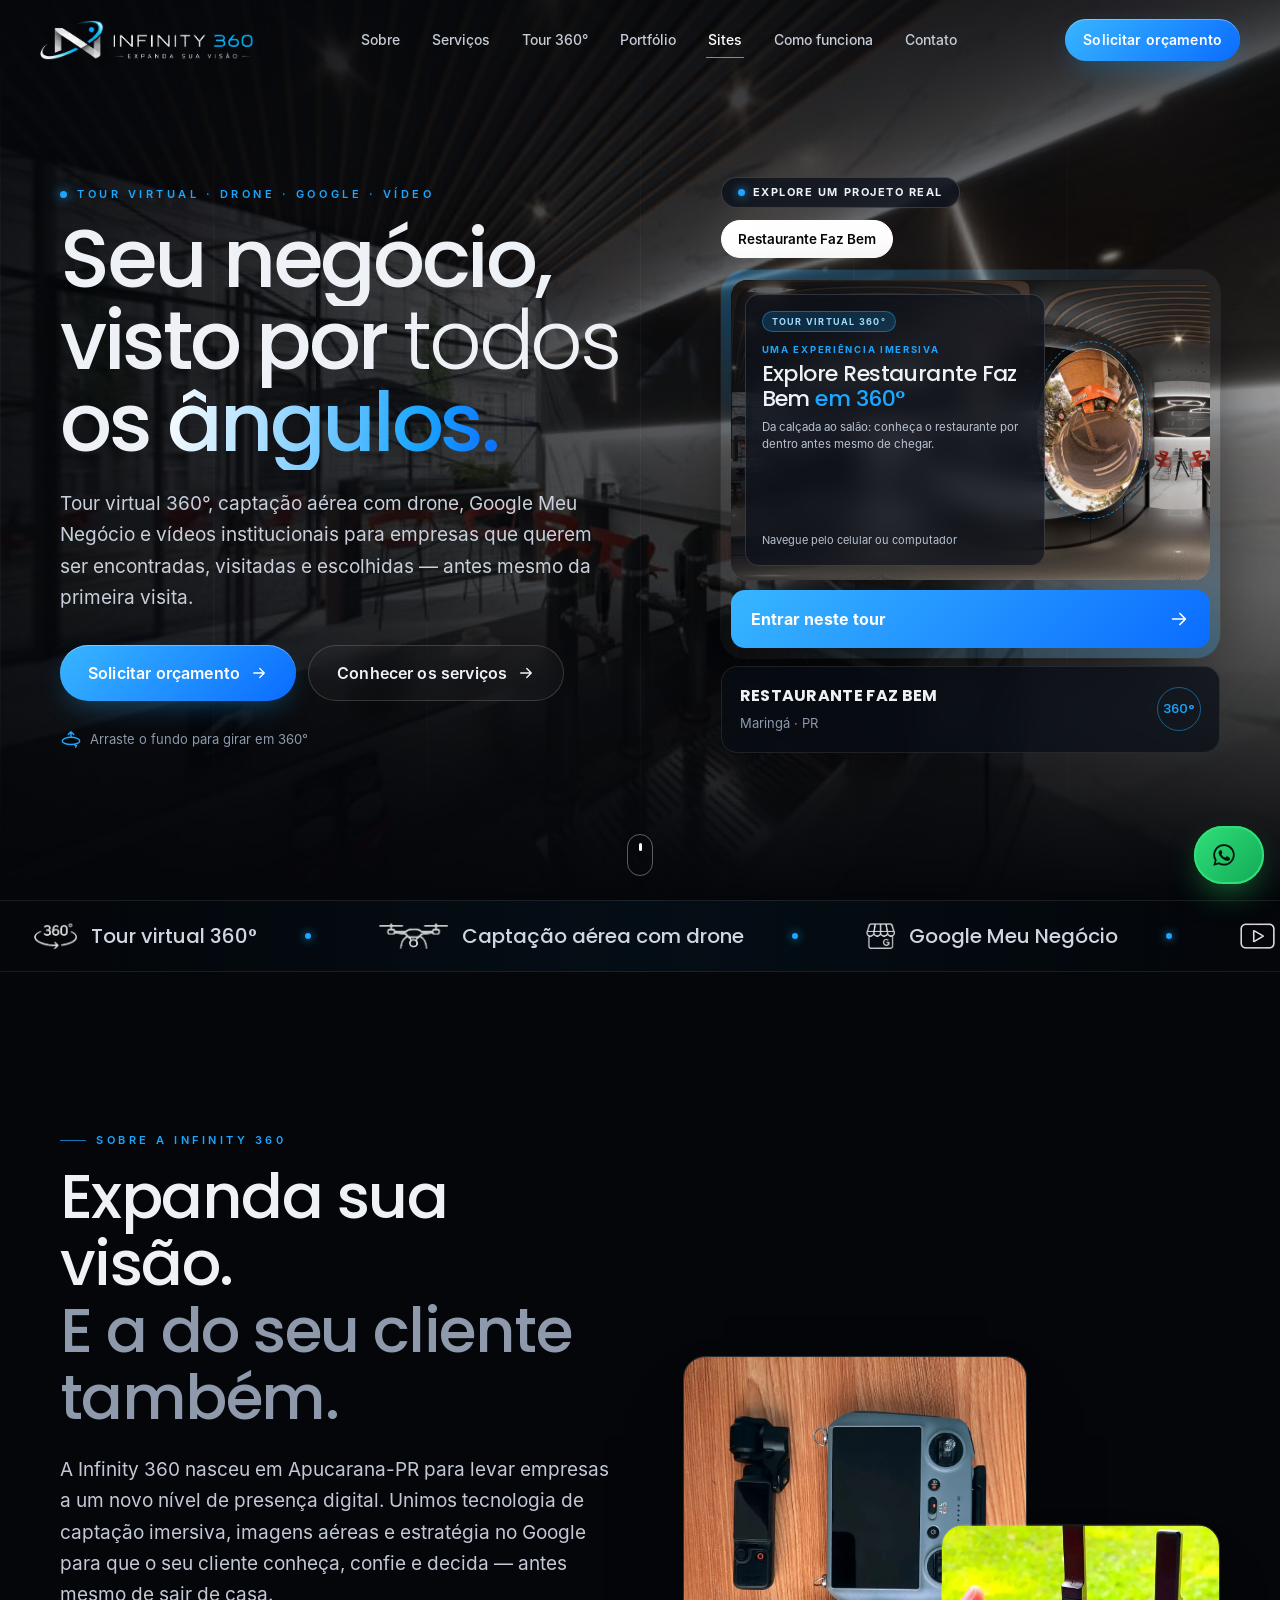
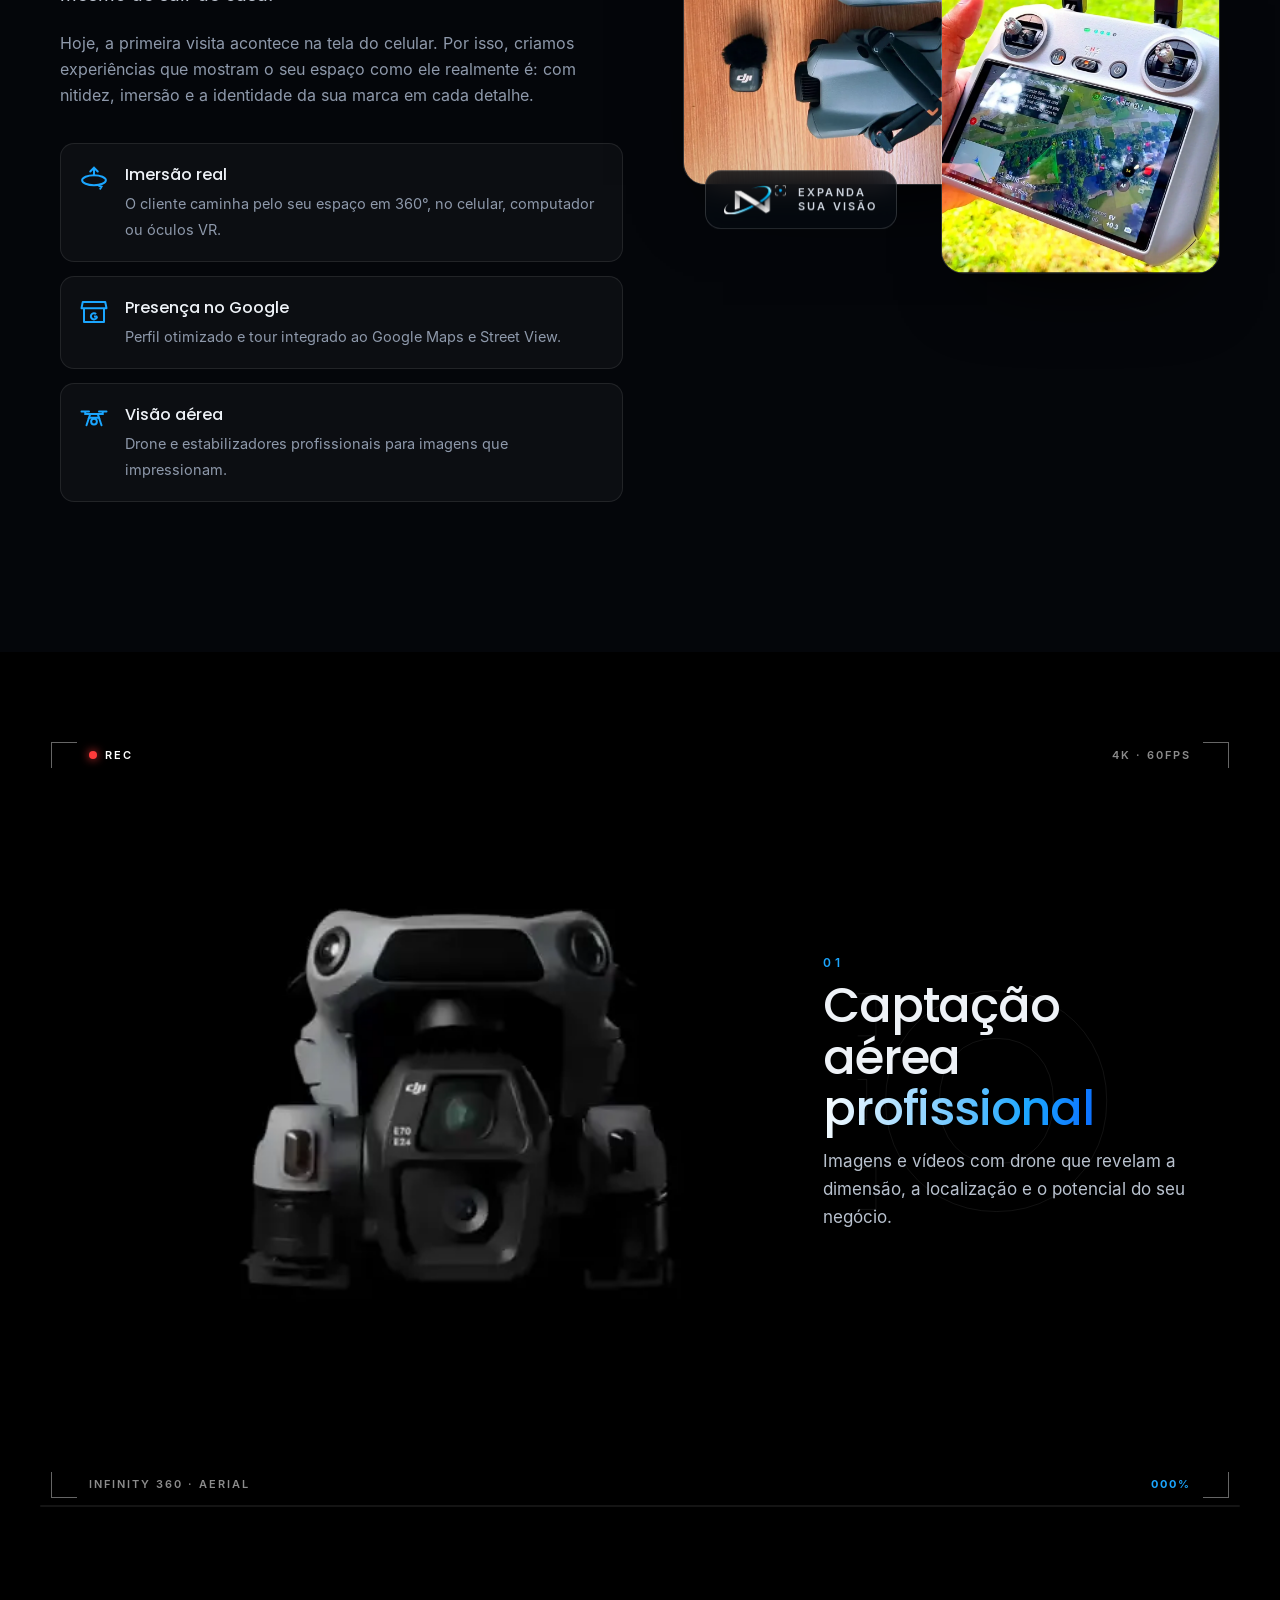
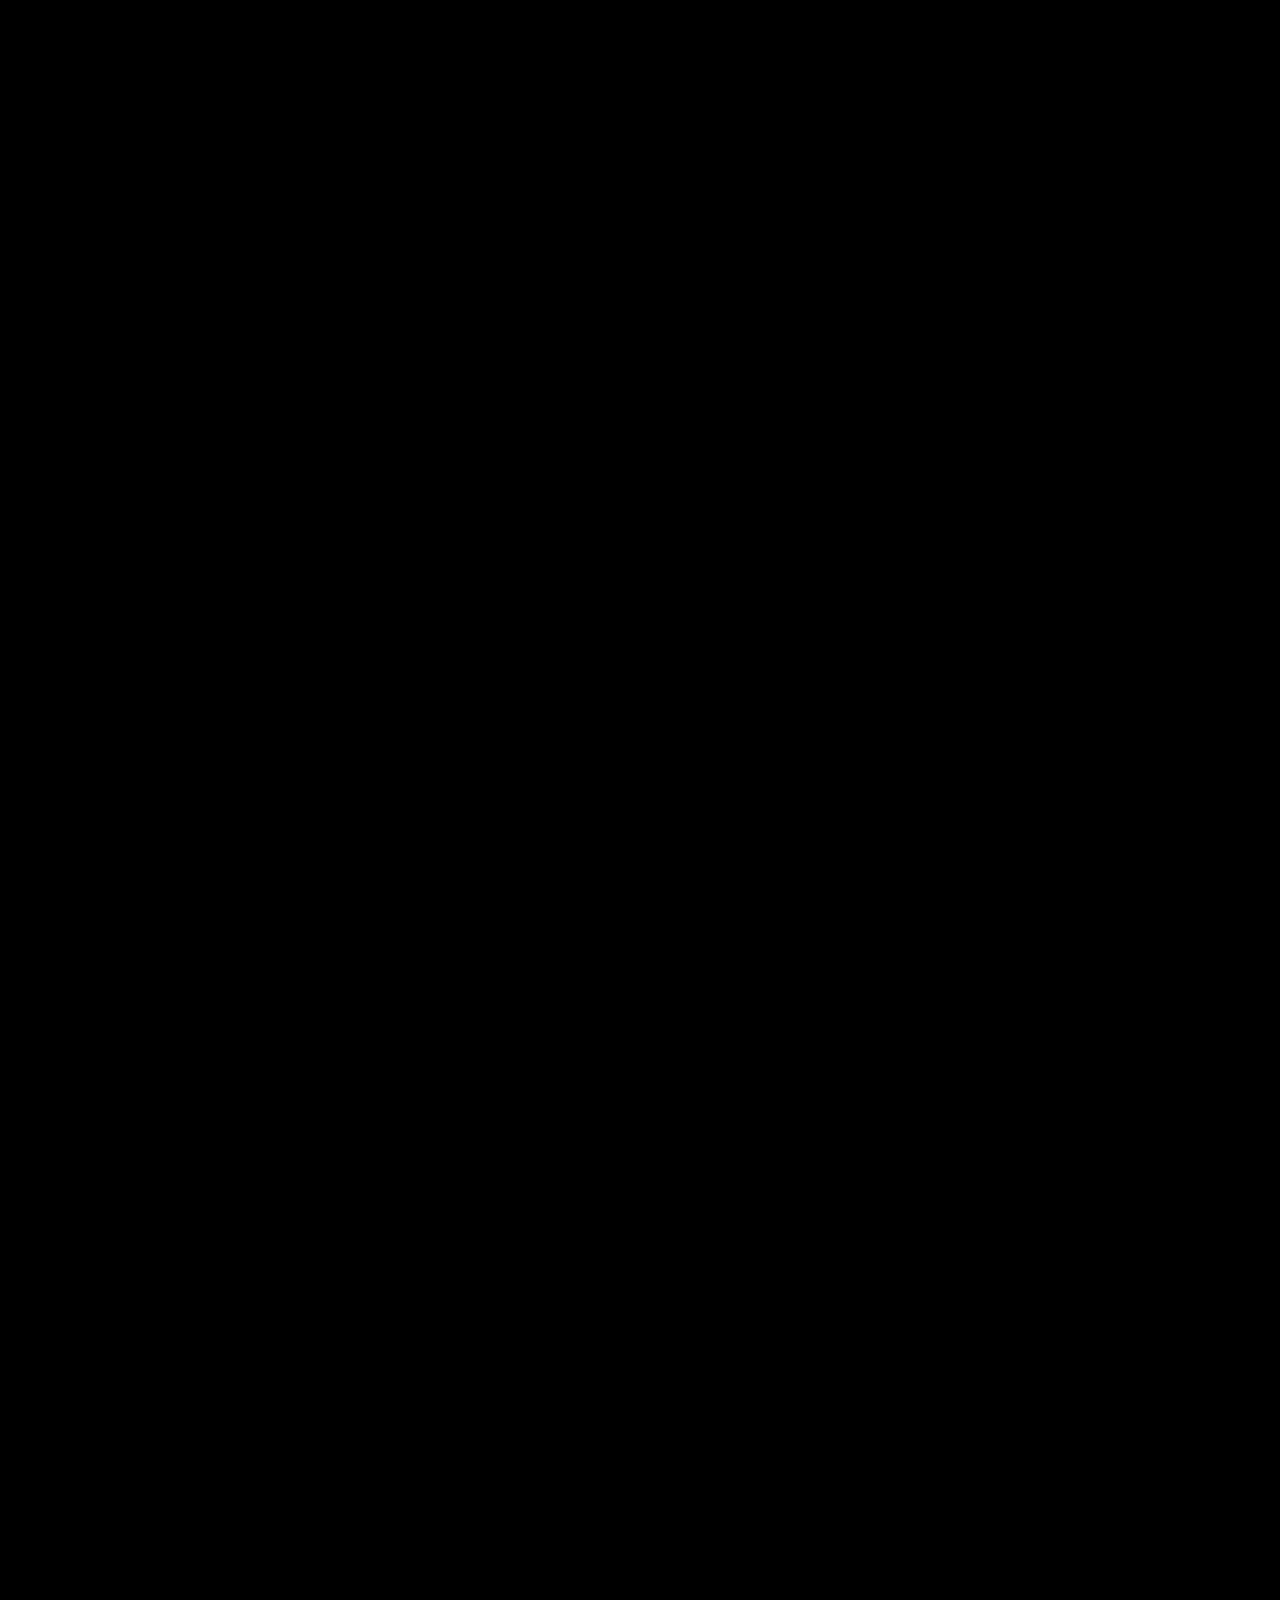
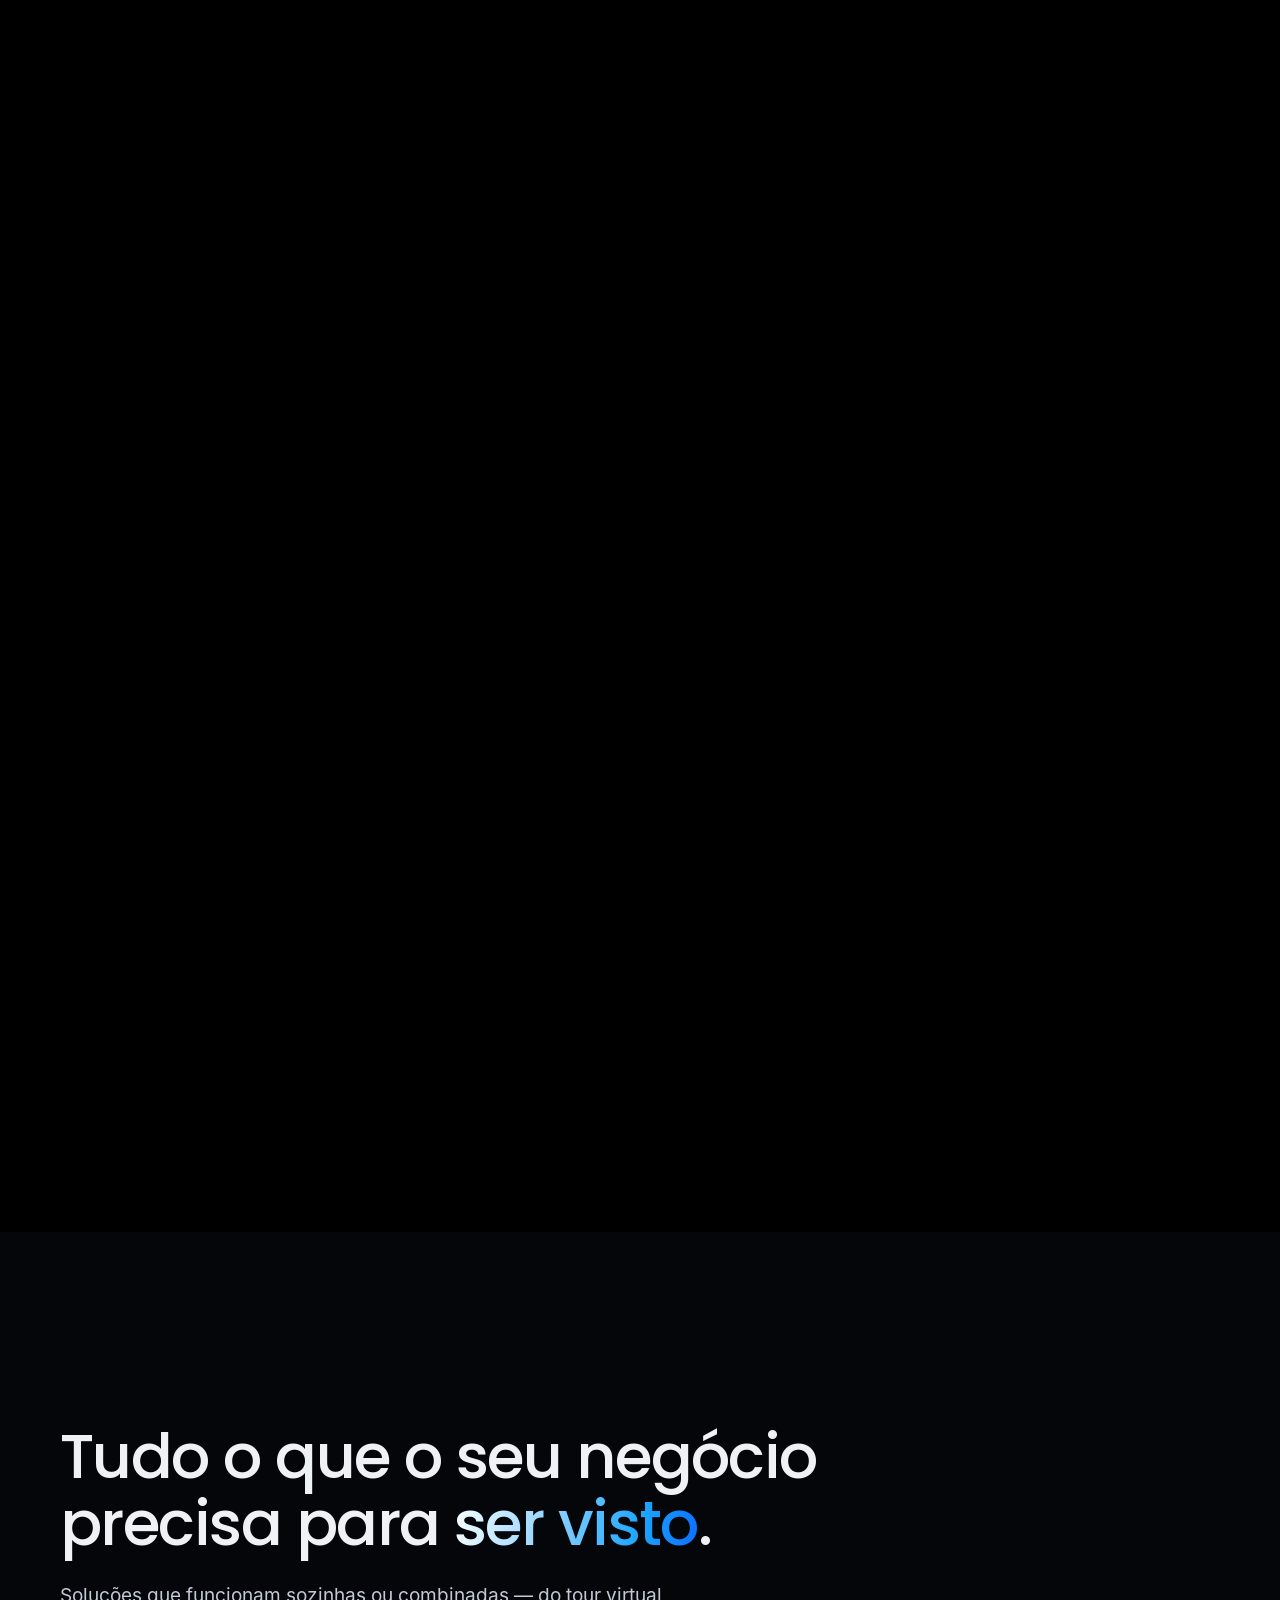
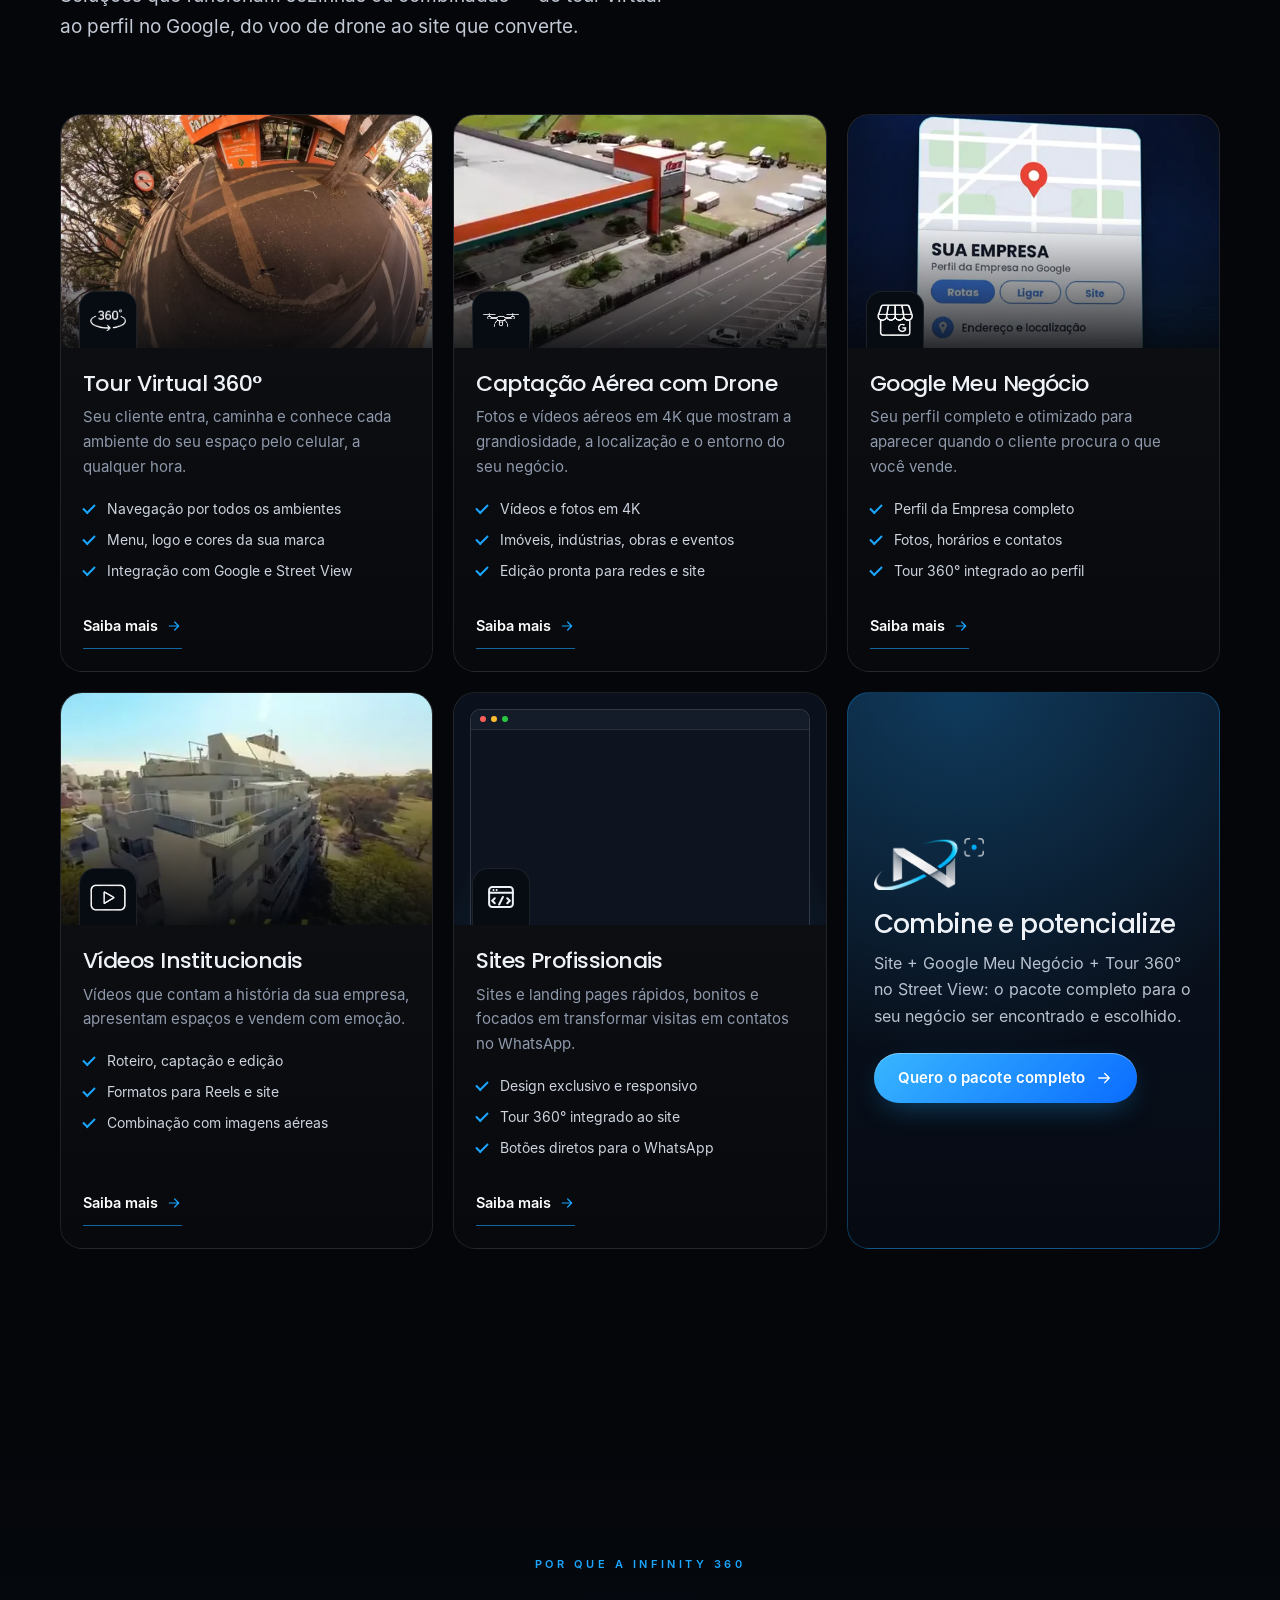
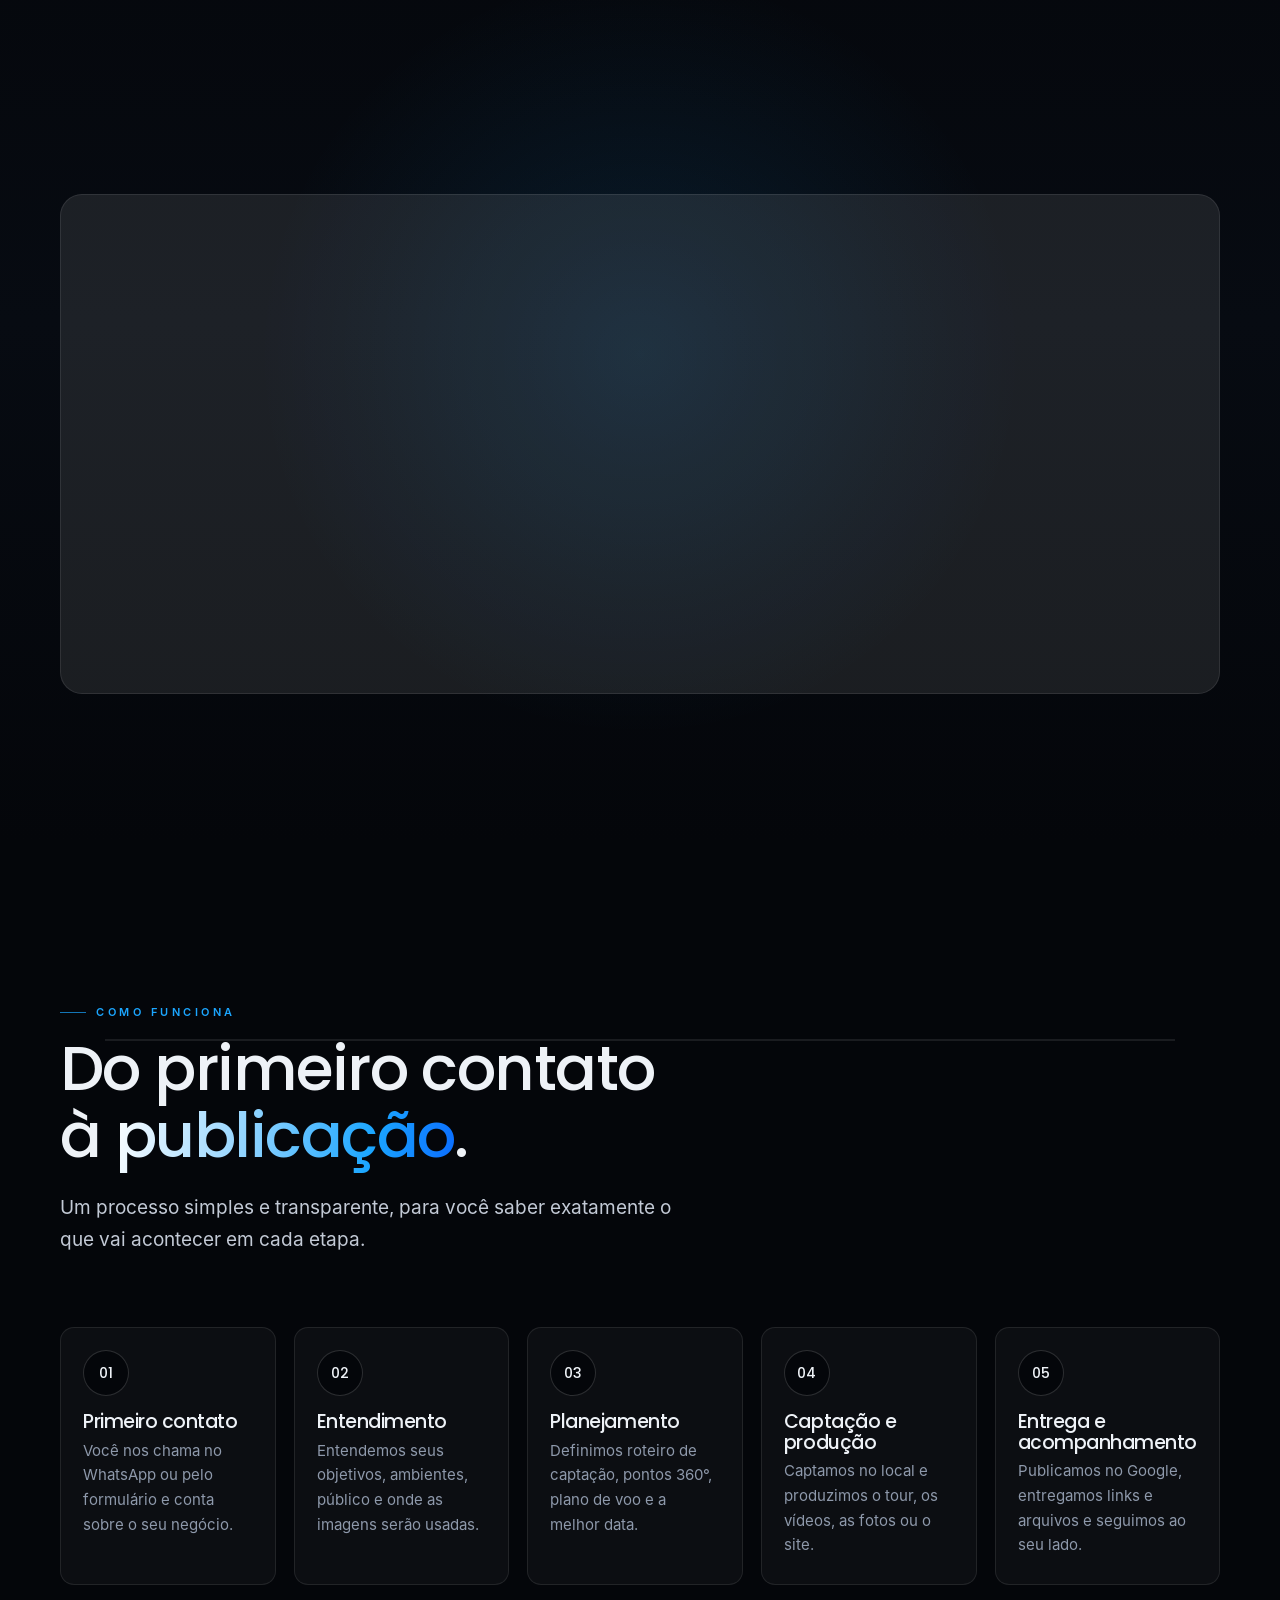
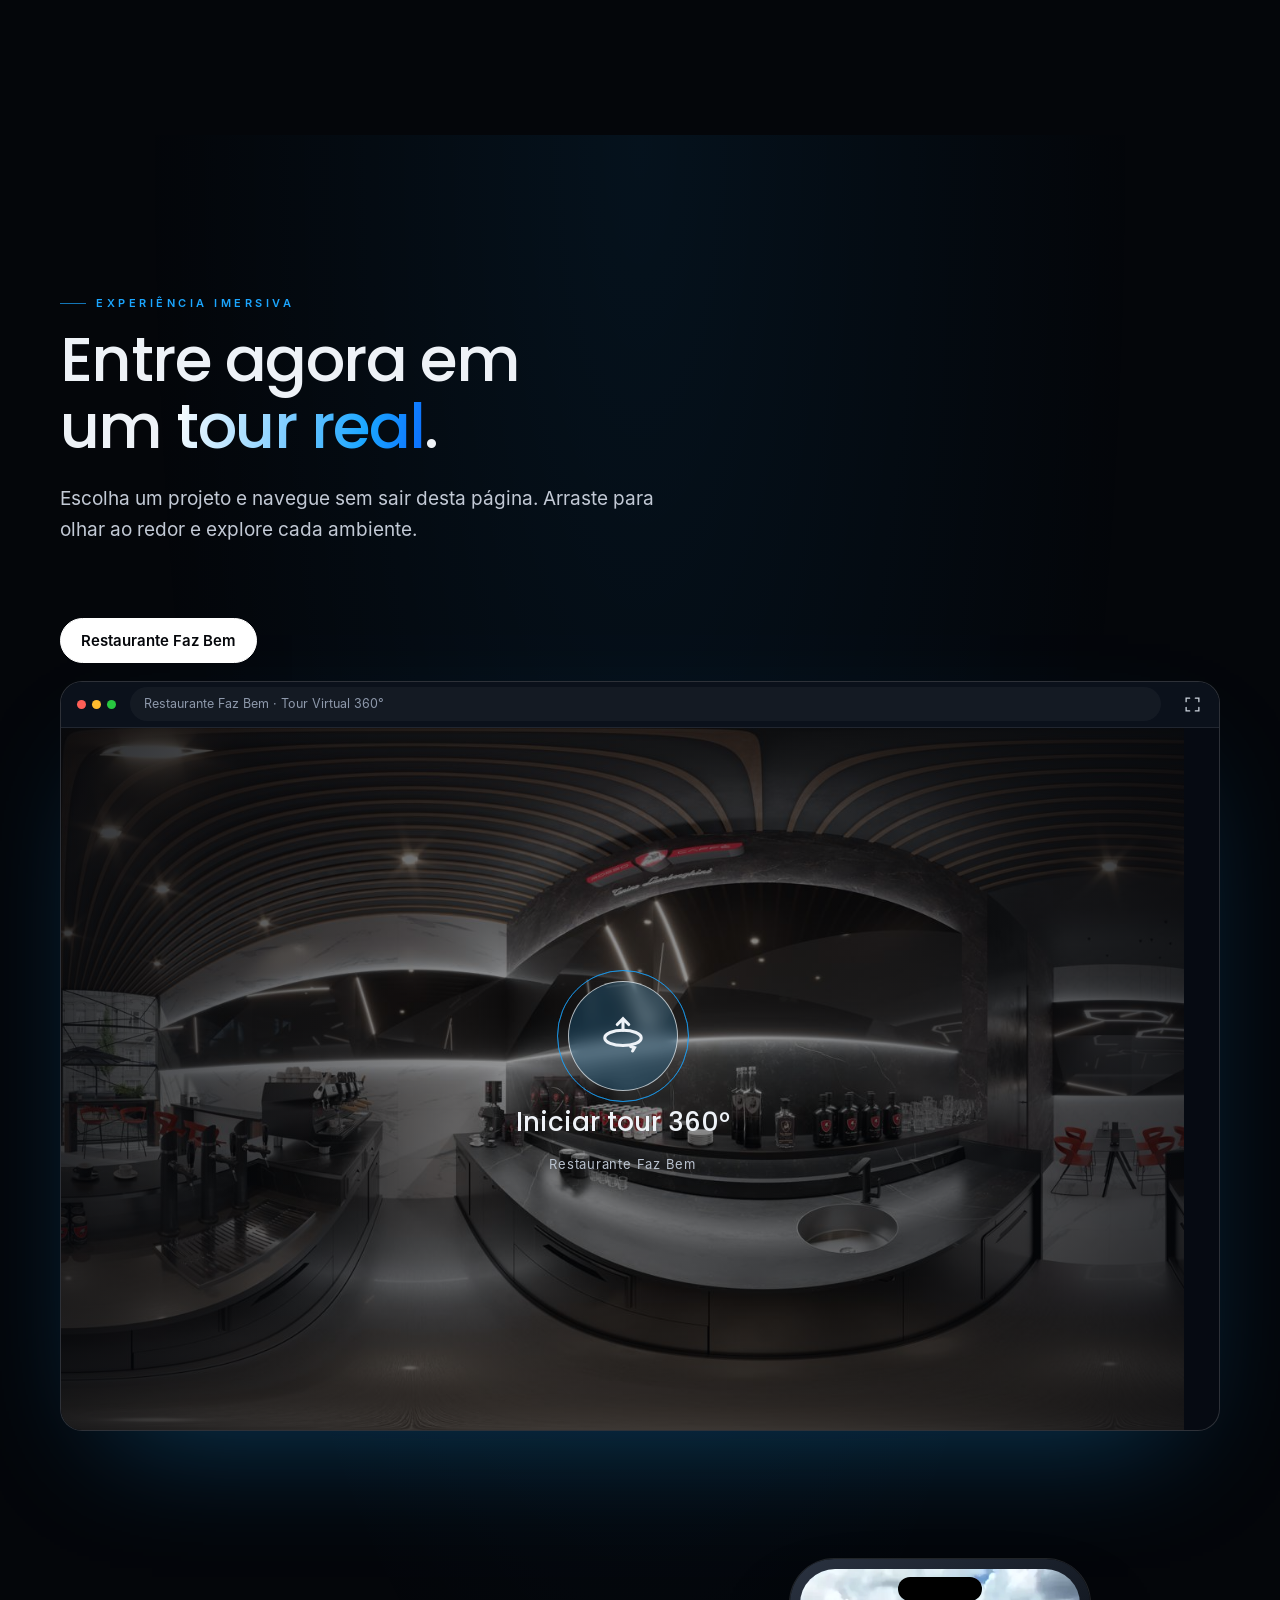
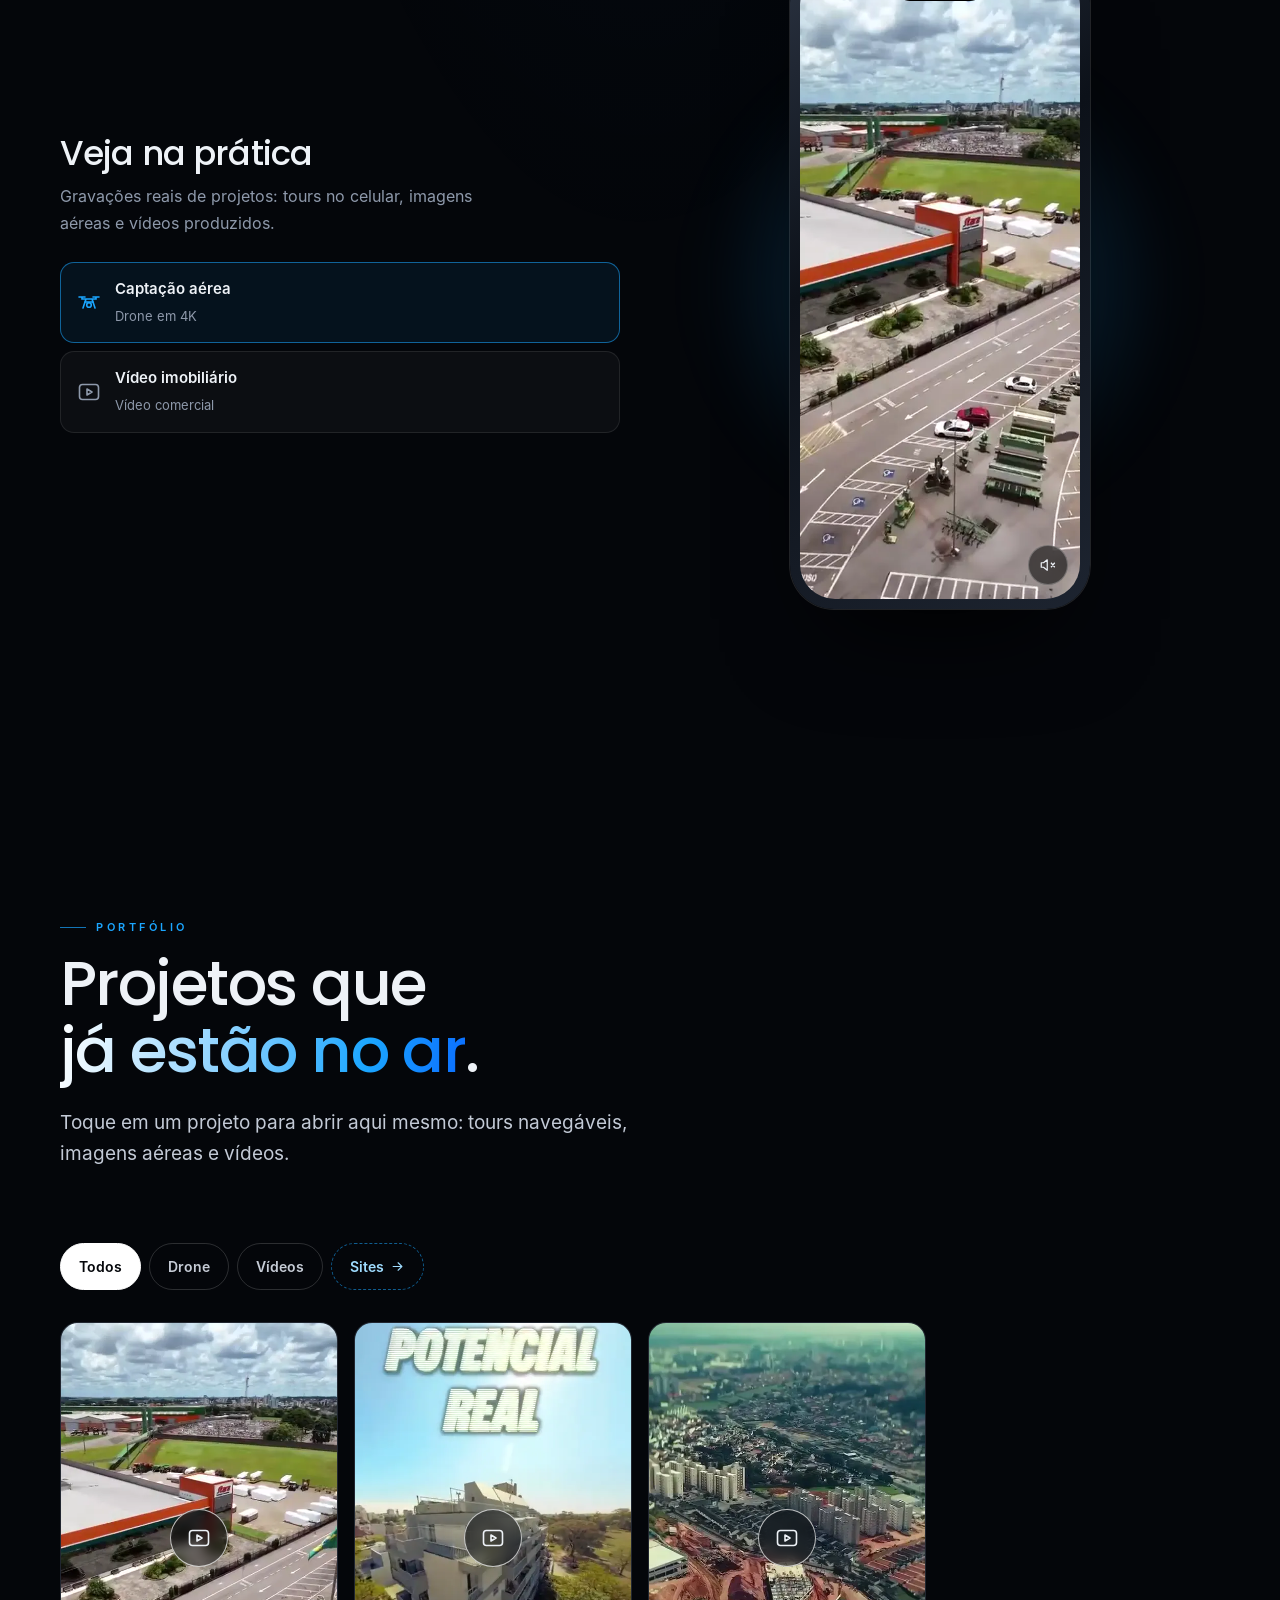
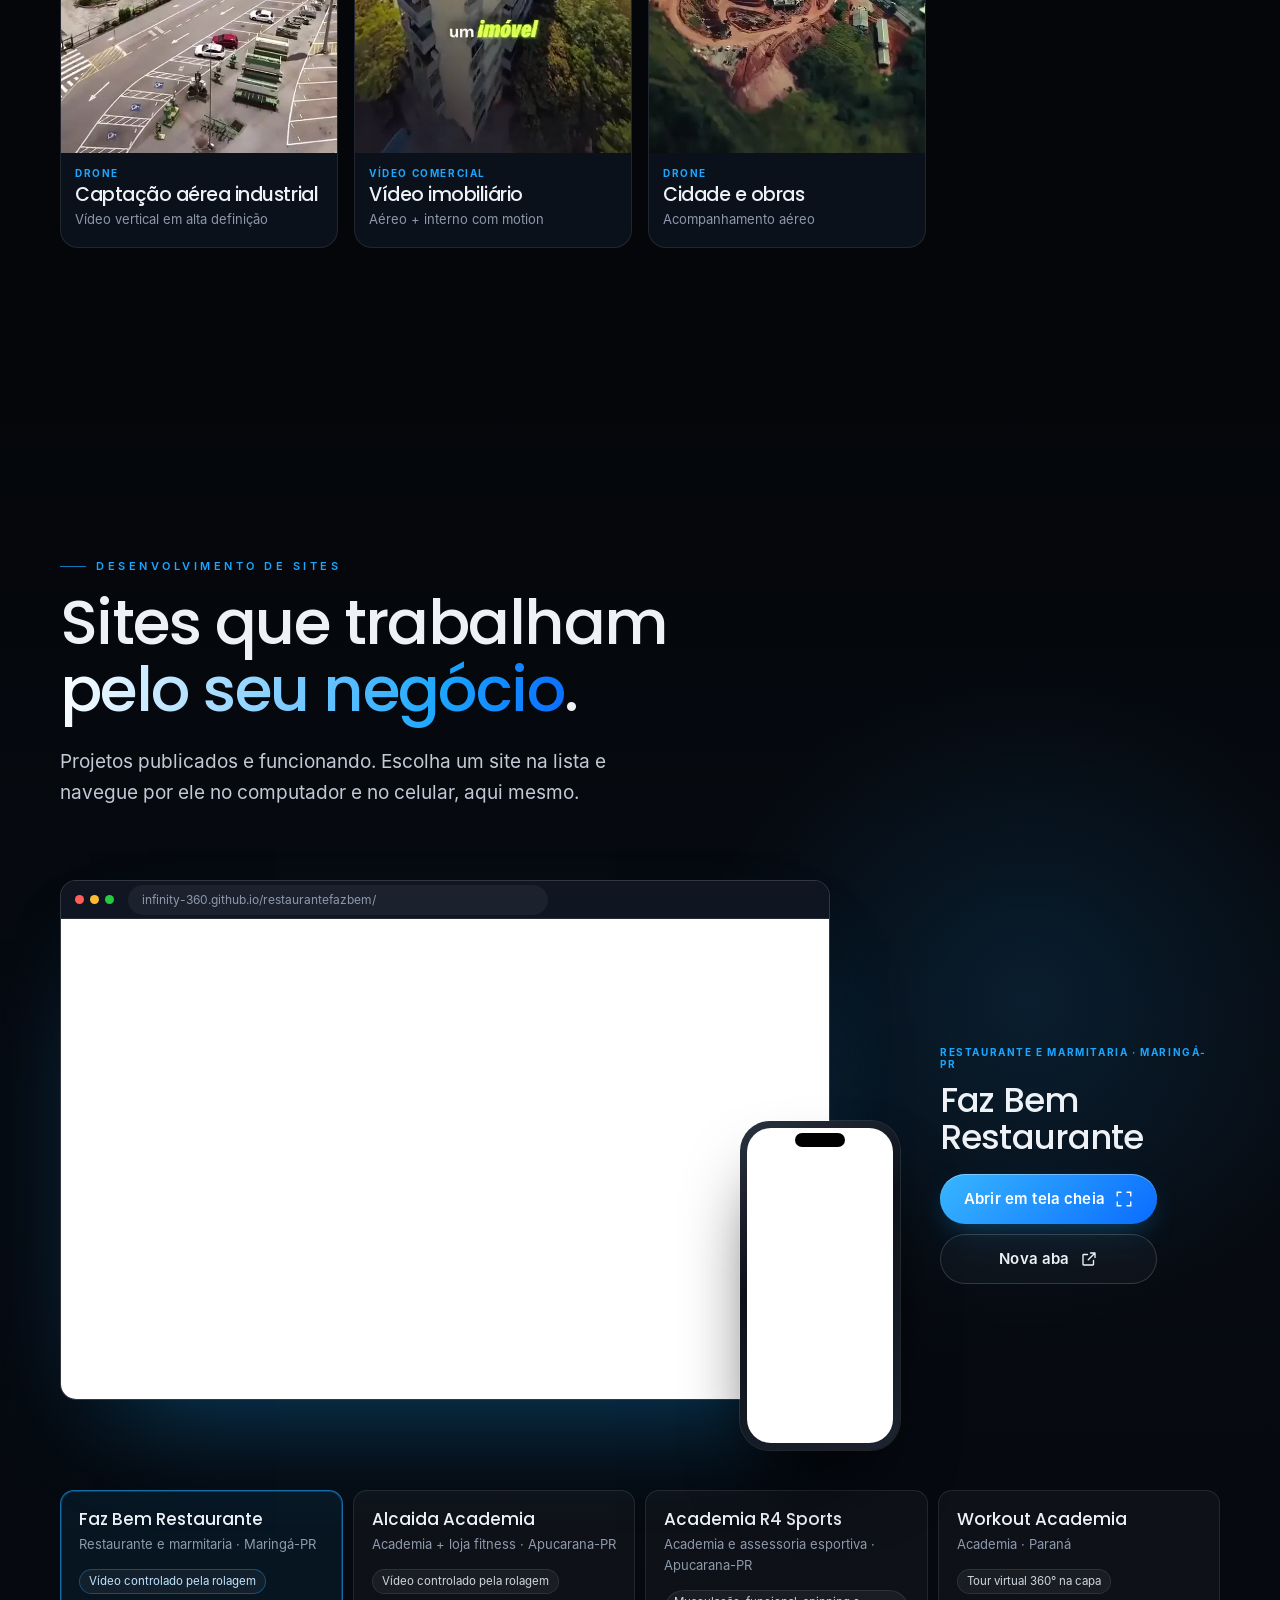
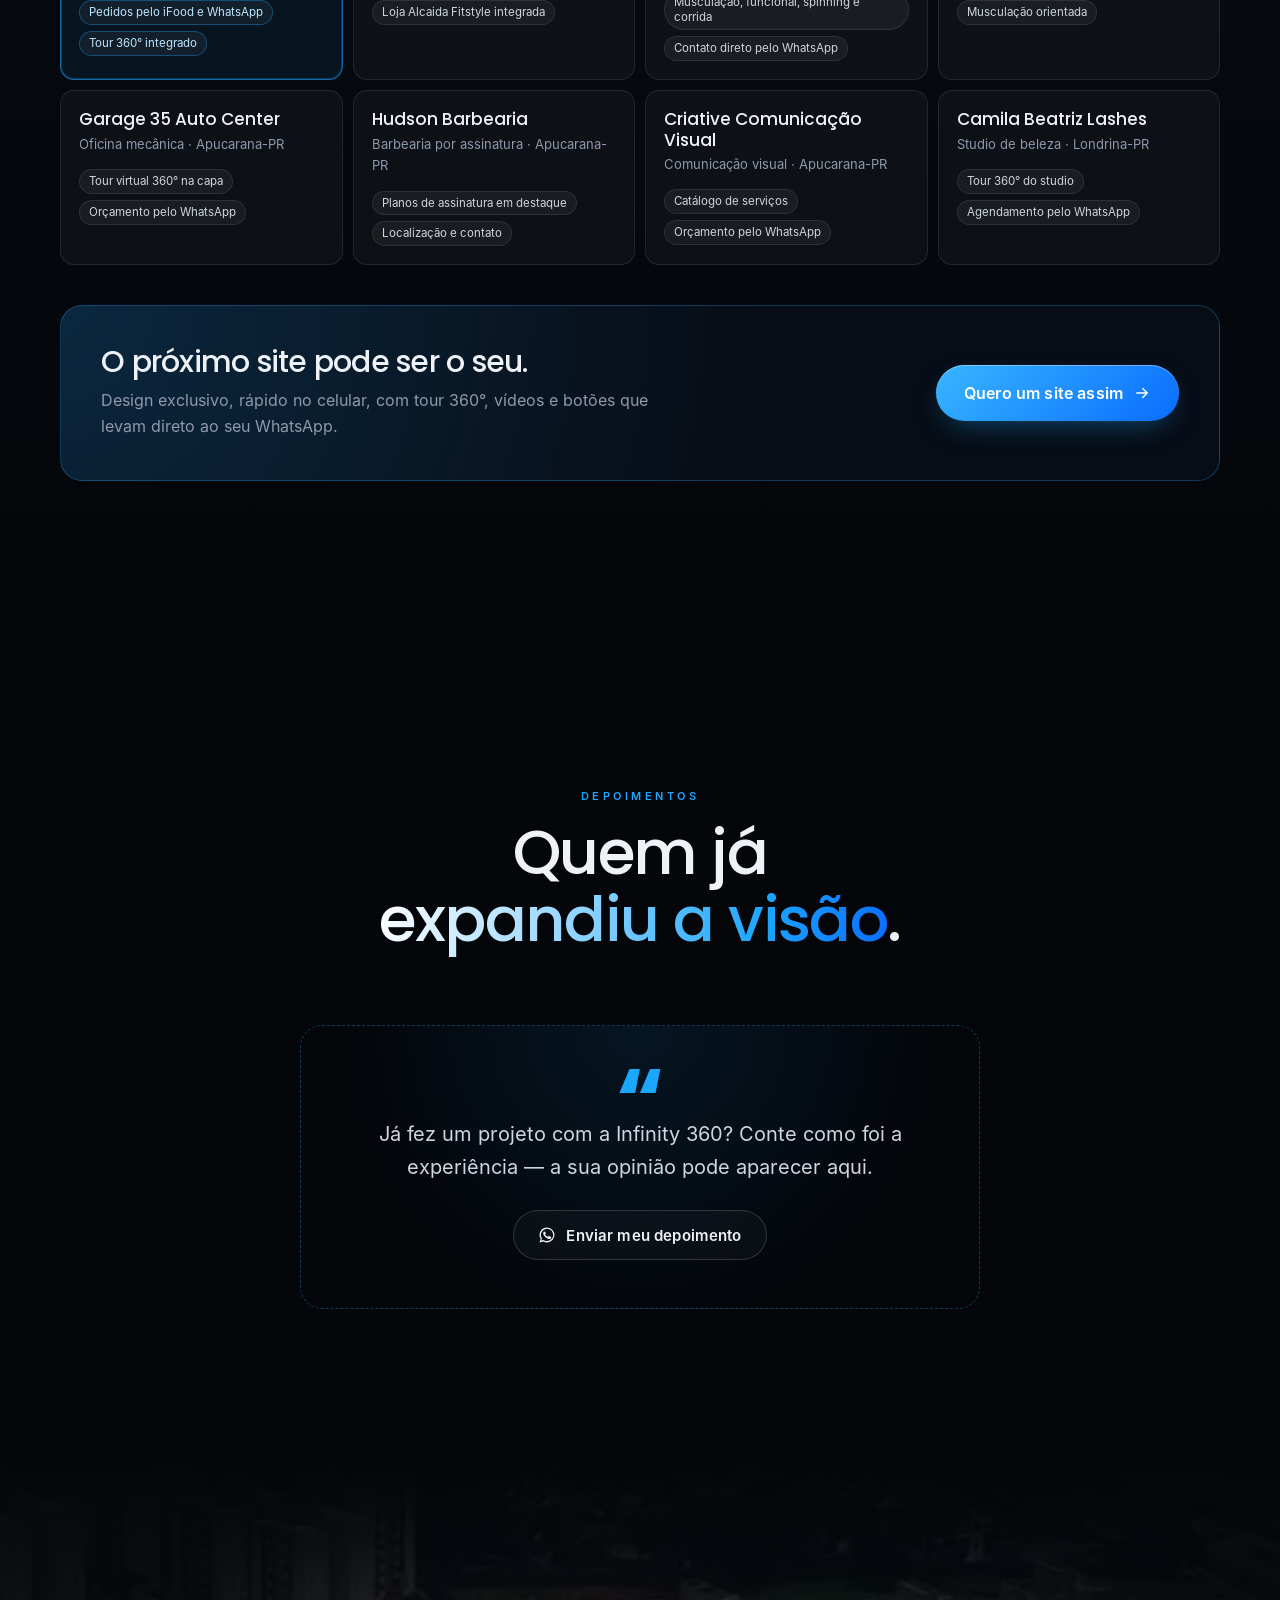
<file: index.html>
<!doctype html>
<html lang="pt-BR">
<head>
<meta charset="utf-8">
<meta name="viewport" content="width=device-width, initial-scale=1, viewport-fit=cover">
<title>Infinity 360 | Tour Virtual 360°, Drone e Google Meu Negócio em Apucarana-PR</title>
<meta name="description" content="Infinity 360 — Expanda sua visão. Tour virtual 360°, captação aérea com drone, Google Meu Negócio, vídeos institucionais e sites profissionais para empresas em Apucarana-PR e região.">
<meta name="keywords" content="tour virtual 360, tour 360 Apucarana, drone Apucarana, filmagem aérea, Google Meu Negócio, Street View, vídeo institucional, site profissional, Paraná">
<meta name="author" content="Infinity 360">
<meta name="robots" content="index, follow, max-image-preview:large">
<meta name="theme-color" content="#04060A">
<link rel="canonical" href="https://infinityview360.com.br/">
<!-- Google Search Console: cole aqui a meta de verificação -->
<!-- <meta name="google-site-verification" content="SEU_CODIGO"> -->

<meta property="og:type" content="website">
<meta property="og:locale" content="pt_BR">
<meta property="og:site_name" content="Infinity 360">
<meta property="og:title" content="Infinity 360 | Expanda sua visão">
<meta property="og:description" content="Tour virtual 360°, captação aérea com drone, Google Meu Negócio e vídeos institucionais para o seu negócio ser encontrado e escolhido.">
<meta property="og:url" content="https://infinityview360.com.br/">
<meta property="og:image" content="https://infinityview360.com.br/og-infinity360.jpg">
<meta property="og:image:width" content="1200">
<meta property="og:image:height" content="630">
<meta name="twitter:card" content="summary_large_image">
<meta name="twitter:title" content="Infinity 360 | Expanda sua visão">
<meta name="twitter:description" content="Tour virtual 360°, drone, Google Meu Negócio e vídeos institucionais.">
<meta name="twitter:image" content="https://infinityview360.com.br/og-infinity360.jpg">

<link rel="icon" type="image/png" href="favicon.png">
<link rel="apple-touch-icon" href="apple-touch-icon.png">
<link rel="manifest" href="site.webmanifest">
<link rel="preload" href="poppins-medium.woff" as="font" type="font/woff" crossorigin>
<link rel="preload" href="inter-regular.woff" as="font" type="font/woff" crossorigin>
<link rel="preload" as="image" href="pano-360.jpg">
<link rel="stylesheet" href="style.css">

<script type="application/ld+json">
{
  "@context": "https://schema.org",
  "@type": "ProfessionalService",
  "@id": "https://infinityview360.com.br/#empresa",
  "name": "Infinity 360",
  "slogan": "Expanda sua visão",
  "description": "Tour virtual 360°, captação aérea com drone, Google Meu Negócio, vídeos institucionais e sites profissionais.",
  "url": "https://infinityview360.com.br/",
  "logo": "https://infinityview360.com.br/icon-512.png",
  "image": "https://infinityview360.com.br/og-infinity360.jpg",
  "telephone": "+55-44-99975-0719",
  "email": "infinity360tour@gmail.com",
  "address": {
    "@type": "PostalAddress",
    "streetAddress": "Av. Jaboti, 230 - Jardim Menegazzo",
    "addressLocality": "Apucarana",
    "addressRegion": "PR",
    "postalCode": "86802-000",
    "addressCountry": "BR"
  },
  "hasMap": "https://www.google.com/maps/place/Av.+Jaboti,+230+-+Jardim+Menegazzo,+Apucarana+-+PR,+86802-000/data=!4m2!3m1!1s0x94ec9bd5d1fe7471:0xfb6362aaf8f8b214",
  "makesOffer": [
    {"@type":"Offer","itemOffered":{"@type":"Service","name":"Tour Virtual 360°"}},
    {"@type":"Offer","itemOffered":{"@type":"Service","name":"Captação aérea com drone"}},
    {"@type":"Offer","itemOffered":{"@type":"Service","name":"Google Meu Negócio"}},
    {"@type":"Offer","itemOffered":{"@type":"Service","name":"Vídeos institucionais"}},
    {"@type":"Offer","itemOffered":{"@type":"Service","name":"Sites e landing pages"}}
  ]
}
</script>
</head>
<body class="is-loading">

<!-- Ícones (sprite) -->
<svg width="0" height="0" style="position:absolute" aria-hidden="true">
  <symbol id="i-wa" viewBox="0 0 24 24"><path fill="currentColor" d="M12.04 2a9.9 9.9 0 0 0-8.5 15l-1.5 5 5.2-1.4A9.9 9.9 0 1 0 12.04 2Zm0 18.1a8.2 8.2 0 0 1-4.2-1.2l-.3-.2-3.1.8.8-3-.2-.3a8.2 8.2 0 1 1 7 3.9Zm4.5-6.1c-.2-.1-1.5-.7-1.7-.8-.2-.1-.4-.1-.6.1l-.8 1c-.1.2-.3.2-.5.1a6.7 6.7 0 0 1-3.3-2.9c-.3-.4.3-.4.8-1.4.1-.2 0-.3 0-.4l-.8-1.8c-.2-.5-.4-.4-.6-.4h-.5a1 1 0 0 0-.7.3 3 3 0 0 0-.9 2.2 5.2 5.2 0 0 0 1.1 2.7 11.8 11.8 0 0 0 4.5 4c1.7.7 2.3.8 3.2.7.5-.1 1.5-.6 1.7-1.2.2-.6.2-1.1.2-1.2-.1-.1-.3-.2-.5-.3Z"/></symbol>
  <symbol id="i-arrow" viewBox="0 0 24 24"><path fill="none" stroke="currentColor" stroke-width="1.8" stroke-linecap="round" stroke-linejoin="round" d="M5 12h14m-6-6 6 6-6 6"/></symbol>
  <symbol id="i-360" viewBox="0 0 24 24"><g fill="none" stroke="currentColor" stroke-width="1.6" stroke-linecap="round"><ellipse cx="12" cy="13" rx="9.5" ry="4"/><path d="M12 3v6M9 6l3-3 3 3"/><path d="m16 17.5 2 .6-1 1.7"/></g></symbol>
  <symbol id="i-drone" viewBox="0 0 24 24"><g fill="none" stroke="currentColor" stroke-width="1.6" stroke-linecap="round"><path d="M2 6h6M16 6h6M5 6v2h14V6M9 8l-1 3h8l-1-3"/><circle cx="12" cy="14" r="2.3"/><path d="M8 11l-2 6M16 11l2 6"/></g></symbol>
  <symbol id="i-store" viewBox="0 0 24 24"><g fill="none" stroke="currentColor" stroke-width="1.6" stroke-linejoin="round"><path d="M4 9v11h16V9M3 4h18l1 5H2l1-5Z"/><path d="M14.5 15.5a2.5 2.5 0 1 1-.8-1.9M12 15.5h2.5"/></g></symbol>
  <symbol id="i-play" viewBox="0 0 24 24"><g fill="none" stroke="currentColor" stroke-width="1.6" stroke-linejoin="round"><rect x="2.5" y="4.5" width="19" height="15" rx="3"/><path d="m10 9 5 3-5 3V9Z"/></g></symbol>
  <symbol id="i-web" viewBox="0 0 24 24"><g fill="none" stroke="currentColor" stroke-width="1.6" stroke-linecap="round"><rect x="2.5" y="4" width="19" height="16" rx="2.5"/><path d="M2.5 8.5h19M6 6.3h.01M8.5 6.3h.01M7 13l-2 2 2 2M17 13l2 2-2 2M13.5 12l-3 6"/></g></symbol>
  <symbol id="i-pin" viewBox="0 0 24 24"><g fill="none" stroke="currentColor" stroke-width="1.6"><path d="M20 10c0 6-8 12-8 12S4 16 4 10a8 8 0 1 1 16 0Z"/><circle cx="12" cy="10" r="3"/></g></symbol>
  <symbol id="i-mail" viewBox="0 0 24 24"><g fill="none" stroke="currentColor" stroke-width="1.6"><rect x="2.5" y="4.5" width="19" height="15" rx="2.5"/><path d="m3 6 9 7 9-7"/></g></symbol>
  <symbol id="i-street" viewBox="0 0 24 24"><g fill="none" stroke="currentColor" stroke-width="1.6" stroke-linecap="round"><circle cx="12" cy="5" r="2.5"/><path d="M9 21v-6l-1-1v-4h8v4l-1 1v6"/><path d="M4 17c-1.3.5-2 1.1-2 1.7C2 20.5 6.5 22 12 22s10-1.5 10-3.3c0-.6-.7-1.2-2-1.7"/></g></symbol>
  <symbol id="i-cam" viewBox="0 0 24 24"><g fill="none" stroke="currentColor" stroke-width="1.6" stroke-linejoin="round"><path d="M3 8h4l2-3h6l2 3h4v11H3V8Z"/><circle cx="12" cy="13" r="3.5"/></g></symbol>
  <symbol id="i-phone" viewBox="0 0 24 24"><g fill="none" stroke="currentColor" stroke-width="1.6"><rect x="6" y="2.5" width="12" height="19" rx="2.5"/><path d="M11 18.5h2"/></g></symbol>
  <symbol id="i-brand" viewBox="0 0 24 24"><g fill="none" stroke="currentColor" stroke-width="1.6" stroke-linejoin="round"><path d="M12 2.5 14.6 8l6 .7-4.5 4 1.3 6-5.4-3-5.4 3 1.3-6-4.5-4 6-.7L12 2.5Z"/></g></symbol>
  <symbol id="i-chat" viewBox="0 0 24 24"><g fill="none" stroke="currentColor" stroke-width="1.6" stroke-linejoin="round"><path d="M21 11.5a8.5 8.5 0 0 1-12.4 7.6L3 21l1.9-5.4A8.5 8.5 0 1 1 21 11.5Z"/><path d="M8 10h8M8 13.5h5"/></g></symbol>
  <symbol id="i-share" viewBox="0 0 24 24"><g fill="none" stroke="currentColor" stroke-width="1.6" stroke-linecap="round"><circle cx="18" cy="5" r="2.5"/><circle cx="6" cy="12" r="2.5"/><circle cx="18" cy="19" r="2.5"/><path d="m8.2 10.8 7.6-4.4M8.2 13.2l7.6 4.4"/></g></symbol>
  <symbol id="i-close" viewBox="0 0 24 24"><path fill="none" stroke="currentColor" stroke-width="1.8" stroke-linecap="round" d="m6 6 12 12M18 6 6 18"/></symbol>
  <symbol id="i-expand" viewBox="0 0 24 24"><path fill="none" stroke="currentColor" stroke-width="1.8" stroke-linecap="round" d="M8 3H3v5m13-5h5v5M3 16v5h5m13-5v5h-5"/></symbol>
  <symbol id="i-ext" viewBox="0 0 24 24"><path fill="none" stroke="currentColor" stroke-width="1.8" stroke-linecap="round" stroke-linejoin="round" d="M14 4h6v6M20 4l-9 9M18 14v5a1 1 0 0 1-1 1H5a1 1 0 0 1-1-1V7a1 1 0 0 1 1-1h5"/></symbol>
  <symbol id="i-check" viewBox="0 0 24 24"><path fill="none" stroke="currentColor" stroke-width="2" stroke-linecap="round" stroke-linejoin="round" d="m5 12.5 4.5 4.5L19 7.5"/></symbol>
  <symbol id="i-insta" viewBox="0 0 24 24"><g fill="none" stroke="currentColor" stroke-width="1.6"><rect x="3" y="3" width="18" height="18" rx="5"/><circle cx="12" cy="12" r="4"/><path d="M17.5 6.5h.01"/></g></symbol>
  <symbol id="i-sound" viewBox="0 0 24 24"><path fill="none" stroke="currentColor" stroke-width="1.6" stroke-linejoin="round" d="M11 5 6 9H3v6h3l5 4V5Zm4 4a4 4 0 0 1 0 6m3-9a8 8 0 0 1 0 12"/></symbol>
  <symbol id="i-mute" viewBox="0 0 24 24"><path fill="none" stroke="currentColor" stroke-width="1.6" stroke-linejoin="round" d="M11 5 6 9H3v6h3l5 4V5Zm5 4 5 6m0-6-5 6"/></symbol>
</svg>

<!-- ===================== INTRO / ANIMAÇÃO DA LOGO ===================== -->
<div id="intro" aria-hidden="true">
  <div class="intro-grid"></div>
  <div class="intro-stage">
    <div class="intro-mark">
      <svg class="intro-orbit" viewBox="0 0 400 240" preserveAspectRatio="none"><defs><linearGradient id="og" x1="0" x2="1"><stop offset="0" stop-color="#fff" stop-opacity=".9"/><stop offset=".6" stop-color="#1BA6FF"/><stop offset="1" stop-color="#7fd0ff"/></linearGradient></defs><ellipse cx="200" cy="128" rx="186" ry="74" transform="rotate(-18 200 128)" fill="none" stroke="url(#og)" stroke-width="3" pathLength="1"/></svg>
      <img class="intro-n" src="logo-n.png" alt="" width="388" height="234">
      <img class="intro-focus" src="logo-focus.png" alt="" width="90" height="84">
      <span class="intro-flare"></span>
    </div>
    <div class="intro-word"><img src="logo-wordmark.png" alt="" width="1064" height="130"></div>
    <div class="intro-load"><i></i></div>
  </div>
  <button class="intro-skip" type="button">Pular intro</button>
</div>

<a class="skip-link" href="#conteudo">Pular para o conteúdo</a>

<!-- ===================== HEADER ===================== -->
<header class="header" id="topo">
  <div class="header-in">
    <a href="#inicio" class="brand" aria-label="Infinity 360 — início">
      <img src="logo-horizontal.png" alt="Infinity 360 — Expanda sua visão" width="517" height="97">
    </a>
    <nav class="nav" aria-label="Navegação principal">
      <a href="#sobre">Sobre</a>
      <a href="#servicos">Serviços</a>
      <a href="#experiencia">Tour 360°</a>
      <a href="#portfolio">Portfólio</a>
      <a href="#sites">Sites</a>
      <a href="#processo">Como funciona</a>
      <a href="#contato">Contato</a>
    </nav>
    <div class="header-cta">
      <a href="#contato" class="btn btn-primary btn-sm" data-service="">Solicitar orçamento</a>
      <button class="burger" type="button" aria-label="Abrir menu" aria-expanded="false" aria-controls="menu-mobile"><span></span><span></span></button>
    </div>
  </div>
  <div class="scroll-progress"><i></i></div>
</header>

<div class="menu-mobile" id="menu-mobile" hidden>
  <nav aria-label="Menu mobile">
    <a href="#sobre"><small>01</small>Sobre</a>
    <a href="#servicos"><small>02</small>Serviços</a>
    <a href="#experiencia"><small>03</small>Tour 360°</a>
    <a href="#portfolio"><small>04</small>Portfólio</a>
    <a href="#sites"><small>05</small>Sites</a>
    <a href="#processo"><small>06</small>Como funciona</a>
    <a href="#contato"><small>07</small>Contato</a>
  </nav>
  <a class="btn btn-wa btn-block" href="https://wa.me/5544999750719?text=Ol%C3%A1%2C%20Infinity%20360!%20Vim%20pelo%20site%20e%20gostaria%20de%20um%20or%C3%A7amento." target="_blank" rel="noopener"><svg><use href="#i-wa"/></svg>Falar no WhatsApp</a>
</div>

<main id="conteudo">

<!-- ===================== 01 HERO ===================== -->
<section class="hero" id="inicio" aria-label="Apresentação">
  <div class="hero-pano" id="heroPano" aria-hidden="true">
    <canvas id="panoCanvas"></canvas>
    <img class="pano-fallback" src="pano-360.jpg" alt="">
  </div>
  <div class="hero-shade" aria-hidden="true"></div>
  <div class="hero-grid-lines" aria-hidden="true"></div>

  <div class="container hero-in">
    <div class="hero-copy">
      <p class="kicker hero-anim"><span class="dot"></span>Tour virtual · Drone · Google · Vídeo</p>
      <h1 class="hero-title">
        <span class="line"><span>Seu negócio,</span></span>
        <span class="line"><span>visto por <em>todos</em></span></span>
        <span class="line"><span>os <em class="grad">ângulos.</em></span></span>
      </h1>
      <p class="hero-sub hero-anim">Tour virtual 360°, captação aérea com drone, Google Meu Negócio e vídeos institucionais para empresas que querem ser encontradas, visitadas e escolhidas — antes mesmo da primeira visita.</p>
      <div class="hero-actions hero-anim">
        <a href="#contato" class="btn btn-primary btn-lg magnetic">Solicitar orçamento <svg><use href="#i-arrow"/></svg></a>
        <a href="#servicos" class="btn btn-ghost btn-lg">Conhecer os serviços <svg><use href="#i-arrow"/></svg></a>
      </div>
      <p class="hero-hint hero-anim"><svg><use href="#i-360"/></svg> Arraste o fundo para girar em 360°</p>
    </div>

    <aside class="tour-card hero-anim" aria-label="Projetos em destaque" data-tour-card>
      <span class="tour-card-tag"><i></i>Explore um projeto real</span>
      <div class="tour-switch" role="tablist" aria-label="Escolha um tour">
        <button type="button" role="tab" aria-selected="true" data-tour-key="faz-bem">Restaurante Faz Bem</button>
      </div>
      <div class="tour-card-frame">
        <div class="tour-card-preview" data-tour-preview>
          <div class="tsp-pano" aria-hidden="true"></div>
          <div class="tour-card-glass">
            <span class="badge-360">Tour virtual 360°</span>
            <p class="eyebrow">Uma experiência imersiva</p>
            <h2>Explore <span data-tf="name">Restaurante Faz Bem</span> <em>em 360°</em></h2>
            <p class="tour-card-desc" data-tf="desc">Da calçada ao salão: conheça o restaurante por dentro antes mesmo de chegar.</p>
            <div class="tour-card-stats"><span>Navegue pelo celular ou computador</span></div>
          </div>
          <div class="tour-ring" aria-hidden="true"><img data-tf="img" src="planeta-fazbem.webp" alt=""></div>
        </div>
        <button class="tour-card-btn" type="button" data-open-tour="faz-bem">Entrar neste tour <svg><use href="#i-arrow"/></svg></button>
      </div>
      <div class="tour-card-foot">
        <div><strong data-tf="nameUp">RESTAURANTE FAZ BEM</strong><span data-tf="place">Maringá · PR</span></div>
        <span class="pill-360">360°</span>
      </div>
    </aside>
  </div>

  <a href="#sobre" class="scroll-cue" aria-label="Rolar para a próxima seção"><span></span></a>
</section>

<!-- Faixa de serviços -->
<div class="marquee" aria-hidden="true">
  <div class="marquee-track">
    <span><img src="ico-0.png" alt="">Tour virtual 360°</span><span><img src="ico-1.png" alt="">Captação aérea com drone</span><span><img src="ico-2.png" alt="">Google Meu Negócio</span><span><img src="ico-3.png" alt="">Vídeos institucionais</span><span><svg><use href="#i-web"/></svg>Sites profissionais</span><span><svg><use href="#i-street"/></svg>Integração com Street View</span>
    <span><img src="ico-0.png" alt="">Tour virtual 360°</span><span><img src="ico-1.png" alt="">Captação aérea com drone</span><span><img src="ico-2.png" alt="">Google Meu Negócio</span><span><img src="ico-3.png" alt="">Vídeos institucionais</span><span><svg><use href="#i-web"/></svg>Sites profissionais</span><span><svg><use href="#i-street"/></svg>Integração com Street View</span>
  </div>
</div>

<!-- ===================== 02 SOBRE ===================== -->
<section class="section about" id="sobre">
  <div class="container about-grid">
    <div class="about-copy">
      <p class="kicker reveal">Sobre a Infinity 360</p>
      <h2 class="h2 reveal">Expanda sua visão.<br><span class="muted">E a do seu cliente também.</span></h2>
      <p class="lead reveal">A Infinity 360 nasceu em Apucarana-PR para levar empresas a um novo nível de presença digital. Unimos tecnologia de captação imersiva, imagens aéreas e estratégia no Google para que o seu cliente conheça, confie e decida — antes mesmo de sair de casa.</p>
      <p class="reveal">Hoje, a primeira visita acontece na tela do celular. Por isso, criamos experiências que mostram o seu espaço como ele realmente é: com nitidez, imersão e a identidade da sua marca em cada detalhe.</p>
      <ul class="about-pillars">
        <li class="reveal"><svg><use href="#i-360"/></svg><div><strong>Imersão real</strong><span>O cliente caminha pelo seu espaço em 360°, no celular, computador ou óculos VR.</span></div></li>
        <li class="reveal"><svg><use href="#i-store"/></svg><div><strong>Presença no Google</strong><span>Perfil otimizado e tour integrado ao Google Maps e Street View.</span></div></li>
        <li class="reveal"><svg><use href="#i-drone"/></svg><div><strong>Visão aérea</strong><span>Drone e estabilizadores profissionais para imagens que impressionam.</span></div></li>
      </ul>
    </div>
    <div class="about-media">
      <figure class="about-img a1 parallax" data-speed="-0.06"><img src="equipamentos-dji.webp" alt="Equipamentos de captação da Infinity 360: drone, controle com tela, câmera estabilizada e microfone sem fio" loading="lazy" width="1000" height="1196"></figure>
      <figure class="about-img a2 parallax" data-speed="0.08"><img src="drone-controle-4k.webp" alt="Controle do drone exibindo captação aérea em 4K 60fps" loading="lazy" width="1000" height="1252"></figure>
      <div class="about-badge parallax" data-speed="0.14"><img src="logo-symbol.png" alt="" width="498" height="235"><span>Expanda<br>sua visão</span></div>
    </div>
  </div>
</section>

<!-- ===================== DRONE (SCROLL) ===================== -->
<section class="drone" id="drone" aria-label="Captação aérea com drone">
  <div class="drone-sticky">
    <div class="drone-bg-word" aria-hidden="true">AÉREO</div>
    <div class="drone-hud" aria-hidden="true">
      <span class="hud-c tl"></span><span class="hud-c tr"></span><span class="hud-c bl"></span><span class="hud-c br"></span>
      <span class="hud-rec"><i></i>REC</span>
      <span class="hud-res">4K · 60FPS</span>
      <span class="hud-mode">INFINITY 360 · AERIAL</span>
      <span class="hud-pct"><b id="dronePct">000</b>%</span>
    </div>
    <canvas id="droneCanvas" width="576" height="320" aria-label="Drone girando conforme a rolagem da página" role="img"></canvas>
    <div class="drone-steps">
      <div class="drone-step" data-step="0"><span class="num">01</span><h3>Captação aérea <em>profissional</em></h3><p>Imagens e vídeos com drone que revelam a dimensão, a localização e o potencial do seu negócio.</p></div>
      <div class="drone-step" data-step="1"><span class="num">02</span><h3>Resolução <em>4K</em></h3><p>Captação em 4K com estabilização, nitidez e cores fiéis — pronta para site, redes sociais e anúncios.</p></div>
      <div class="drone-step" data-step="2"><span class="num">03</span><h3>Ângulos que o chão <em>não alcança</em></h3><p>Fachadas, empreendimentos, indústrias, eventos e imóveis vistos de onde ninguém mais mostra.</p></div>
      <div class="drone-step" data-step="3"><span class="num">04</span><h3>Pronto para <em>decolar?</em></h3><p>Conte o que você precisa e planejamos o voo ideal para o seu projeto.</p><a href="#contato" class="btn btn-primary" data-service="Captação aérea com drone">Orçar captação aérea <svg><use href="#i-arrow"/></svg></a></div>
    </div>
    <div class="drone-progress" aria-hidden="true"><i></i></div>
  </div>
</section>

<!-- ===================== 03 SERVIÇOS ===================== -->
<section class="section services" id="servicos">
  <div class="container">
    <div class="sec-head">
      <p class="kicker reveal">Serviços</p>
      <h2 class="h2 reveal">Tudo o que o seu negócio precisa para <span class="grad">ser visto</span>.</h2>
      <p class="lead reveal">Soluções que funcionam sozinhas ou combinadas — do tour virtual ao perfil no Google, do voo de drone ao site que converte.</p>
    </div>

    <div class="svc-grid">
      <article class="svc-card reveal" data-svc="Tour Virtual 360°">
        <div class="svc-media"><img src="planeta-fazbem.webp" alt="Imagem 360° em formato planeta da fachada do Restaurante Faz Bem" loading="lazy"><span class="svc-icon"><img src="ico-0.png" alt=""></span></div>
        <div class="svc-body">
          <h3>Tour Virtual 360°</h3>
          <p>Seu cliente entra, caminha e conhece cada ambiente do seu espaço pelo celular, a qualquer hora.</p>
          <ul class="svc-list"><li>Navegação por todos os ambientes</li><li>Menu, logo e cores da sua marca</li><li>Integração com Google e Street View</li></ul>
          <button class="svc-more-btn" type="button">Saiba mais <svg><use href="#i-arrow"/></svg></button>
        </div>
        <div class="svc-detail" hidden>
          <p>O tour virtual 360° é uma visita completa e interativa ao seu estabelecimento. Fotografamos cada ambiente em 360° e montamos uma experiência navegável, com a identidade visual da sua empresa, botões de contato e informações estratégicas.</p>
          <ul><li>Captação 360° de fachada, recepção e todos os ambientes</li><li>Menu de ambientes personalizado com a sua logo</li><li>Botões de WhatsApp, Instagram e localização dentro do tour</li><li>Compatível com celular, computador e óculos VR</li><li>Publicação no Google Maps e Street View</li><li>Link pronto para usar no site, Instagram e anúncios</li></ul>
        </div>
      </article>

      <article class="svc-card reveal" data-svc="Captação aérea com drone">
        <div class="svc-media"><img src="poster-drone-industria.webp" alt="Imagem aérea feita com drone de uma indústria com estacionamento" loading="lazy"><span class="svc-icon"><img src="ico-1.png" alt=""></span></div>
        <div class="svc-body">
          <h3>Captação Aérea com Drone</h3>
          <p>Fotos e vídeos aéreos em 4K que mostram a grandiosidade, a localização e o entorno do seu negócio.</p>
          <ul class="svc-list"><li>Vídeos e fotos em 4K</li><li>Imóveis, indústrias, obras e eventos</li><li>Edição pronta para redes e site</li></ul>
          <button class="svc-more-btn" type="button">Saiba mais <svg><use href="#i-arrow"/></svg></button>
        </div>
        <div class="svc-detail" hidden>
          <p>Imagens aéreas transformam a forma como o público enxerga um empreendimento. Planejamos cada voo para valorizar a estrutura, a localização e os pontos fortes do seu projeto.</p>
          <ul><li>Fotos e vídeos aéreos em 4K</li><li>Ideal para imobiliárias, construtoras, indústrias, comércios e eventos</li><li>Acompanhamento de obras</li><li>Edição com trilha e cortes para Reels, site e anúncios</li><li>Planejamento do voo conforme horário e condições de luz</li></ul>
        </div>
      </article>

      <article class="svc-card reveal" data-svc="Google Meu Negócio">
        <div class="svc-media"><img src="google-meu-negocio.webp" alt="Ilustração de perfil da empresa no Google com rotas, ligar e site" loading="lazy"><span class="svc-icon"><img src="ico-2.png" alt=""></span></div>
        <div class="svc-body">
          <h3>Google Meu Negócio</h3>
          <p>Seu perfil completo e otimizado para aparecer quando o cliente procura o que você vende.</p>
          <ul class="svc-list"><li>Perfil da Empresa completo</li><li>Fotos, horários e contatos</li><li>Tour 360° integrado ao perfil</li></ul>
          <button class="svc-more-btn" type="button">Saiba mais <svg><use href="#i-arrow"/></svg></button>
        </div>
        <div class="svc-detail" hidden>
          <p>Quando alguém procura uma empresa como a sua no Google, o perfil é a primeira impressão. Deixamos o seu Perfil da Empresa completo, profissional e pronto para gerar contatos.</p>
          <ul><li>Criação ou otimização do Perfil da Empresa no Google</li><li>Categorias, descrição, horários, contatos e localização</li><li>Fotos profissionais e tour virtual 360° no perfil</li><li>Integração com Google Maps e Street View</li><li>Mais confiança para quem pesquisa</li></ul>
        </div>
      </article>

      <article class="svc-card reveal" data-svc="Vídeos institucionais">
        <div class="svc-media"><img src="poster-video-imobiliario.webp" alt="Cena de vídeo imobiliário com edifício e texto Potencial Real" loading="lazy"><span class="svc-icon"><img src="ico-3.png" alt=""></span></div>
        <div class="svc-body">
          <h3>Vídeos Institucionais</h3>
          <p>Vídeos que contam a história da sua empresa, apresentam espaços e vendem com emoção.</p>
          <ul class="svc-list"><li>Roteiro, captação e edição</li><li>Formatos para Reels e site</li><li>Combinação com imagens aéreas</li></ul>
          <button class="svc-more-btn" type="button">Saiba mais <svg><use href="#i-arrow"/></svg></button>
        </div>
        <div class="svc-detail" hidden>
          <p>Um bom vídeo comunica em segundos o que um texto levaria páginas para explicar. Produzimos vídeos institucionais e comerciais com linguagem moderna e foco em resultado.</p>
          <ul><li>Vídeos institucionais e de apresentação de espaços</li><li>Vídeos para imóveis e lançamentos</li><li>Versões verticais para Reels, Stories e TikTok</li><li>Imagens aéreas e de solo combinadas</li><li>Captação com câmera estabilizada e áudio sem fio</li></ul>
        </div>
      </article>

      <article class="svc-card reveal" data-svc="Site profissional">
        <div class="svc-media svc-media-site">
          <div class="mini-browser"><span class="mb-bar"><i></i><i></i><i></i></span><div class="live-thumb" data-src="https://lucastows360.github.io/garage35site/"></div></div>
          <span class="svc-icon"><svg><use href="#i-web"/></svg></span>
        </div>
        <div class="svc-body">
          <h3>Sites Profissionais</h3>
          <p>Sites e landing pages rápidos, bonitos e focados em transformar visitas em contatos no WhatsApp.</p>
          <ul class="svc-list"><li>Design exclusivo e responsivo</li><li>Tour 360° integrado ao site</li><li>Botões diretos para o WhatsApp</li></ul>
          <button class="svc-more-btn" type="button">Saiba mais <svg><use href="#i-arrow"/></svg></button>
        </div>
        <div class="svc-detail" hidden>
          <p>Desenvolvemos sites e landing pages sob medida, com visual premium e estrutura pensada para conversão — perfeitos para receber o seu tour virtual e os seus vídeos.</p>
          <ul><li>Design exclusivo com a identidade da sua marca</li><li>Funciona perfeitamente no celular</li><li>Tour virtual 360° e vídeos incorporados</li><li>Formulários e botões que levam direto ao WhatsApp</li><li>Estrutura de SEO para aparecer no Google</li></ul>
        </div>
      </article>

      <article class="svc-card svc-card-cta reveal">
        <img class="svc-cta-logo" src="logo-symbol.png" alt="" width="498" height="235" loading="lazy">
        <h3>Combine e potencialize</h3>
        <p>Site + Google Meu Negócio + Tour 360° no Street View: o pacote completo para o seu negócio ser encontrado e escolhido.</p>
        <a href="#contato" class="btn btn-primary" data-service="Pacote completo (Site + Google + Tour 360°)">Quero o pacote completo <svg><use href="#i-arrow"/></svg></a>
      </article>
    </div>
  </div>
</section>

<!-- ===================== 04 DIFERENCIAIS ===================== -->
<section class="section diffs" id="diferenciais">
  <div class="container">
    <div class="sec-head center">
      <p class="kicker reveal">Por que a Infinity 360</p>
      <h2 class="h2 reveal">Tecnologia de ponta, <span class="grad">atenção de perto</span>.</h2>
    </div>
    <div class="diff-grid">
      <div class="diff reveal"><span class="diff-ico"><svg><use href="#i-street"/></svg></span><h3>Integração com o Google</h3><p>Seu tour publicado no Google Maps e no Street View, onde o cliente já está procurando.</p></div>
      <div class="diff reveal"><span class="diff-ico"><svg><use href="#i-cam"/></svg></span><h3>Equipamentos profissionais</h3><p>Drone com captação em 4K, câmera com estabilização e microfone sem fio para áudio limpo.</p></div>
      <div class="diff reveal"><span class="diff-ico"><svg><use href="#i-brand"/></svg></span><h3>A sua marca em destaque</h3><p>Tours e sites personalizados com a sua logo, as suas cores e os seus botões de contato.</p></div>
      <div class="diff reveal"><span class="diff-ico"><svg><use href="#i-phone"/></svg></span><h3>Feito para o celular</h3><p>Experiências leves e fluidas no smartphone, no computador e em óculos de realidade virtual.</p></div>
      <div class="diff reveal"><span class="diff-ico"><svg><use href="#i-share"/></svg></span><h3>Pronto para divulgar</h3><p>Links e arquivos prontos para site, Instagram, WhatsApp, anúncios e QR Code.</p></div>
      <div class="diff reveal"><span class="diff-ico"><svg><use href="#i-chat"/></svg></span><h3>Atendimento direto</h3><p>Você fala com quem planeja e executa o seu projeto, do primeiro contato à entrega.</p></div>
    </div>
  </div>
</section>

<!-- ===================== 05 COMO FUNCIONA ===================== -->
<section class="section process" id="processo">
  <div class="container">
    <div class="sec-head">
      <p class="kicker reveal">Como funciona</p>
      <h2 class="h2 reveal">Do primeiro contato à <span class="grad">publicação</span>.</h2>
      <p class="lead reveal">Um processo simples e transparente, para você saber exatamente o que vai acontecer em cada etapa.</p>
    </div>
    <ol class="steps">
      <li class="step reveal"><span class="step-n">01</span><h3>Primeiro contato</h3><p>Você nos chama no WhatsApp ou pelo formulário e conta sobre o seu negócio.</p></li>
      <li class="step reveal"><span class="step-n">02</span><h3>Entendimento</h3><p>Entendemos seus objetivos, ambientes, público e onde as imagens serão usadas.</p></li>
      <li class="step reveal"><span class="step-n">03</span><h3>Planejamento</h3><p>Definimos roteiro de captação, pontos 360°, plano de voo e a melhor data.</p></li>
      <li class="step reveal"><span class="step-n">04</span><h3>Captação e produção</h3><p>Captamos no local e produzimos o tour, os vídeos, as fotos ou o site.</p></li>
      <li class="step reveal"><span class="step-n">05</span><h3>Entrega e acompanhamento</h3><p>Publicamos no Google, entregamos links e arquivos e seguimos ao seu lado.</p></li>
    </ol>
    <div class="steps-line" aria-hidden="true"><i></i></div>
  </div>
</section>

<!-- ===================== 06 EXPERIÊNCIA / DEMONSTRAÇÕES ===================== -->
<section class="section experience" id="experiencia">
  <div class="container">
    <div class="sec-head">
      <p class="kicker reveal">Experiência imersiva</p>
      <h2 class="h2 reveal">Entre agora em um <span class="grad">tour real</span>.</h2>
      <p class="lead reveal">Escolha um projeto e navegue sem sair desta página. Arraste para olhar ao redor e explore cada ambiente.</p>
    </div>

    <div class="tour-switch tour-switch-lg reveal" role="tablist" aria-label="Escolha um tour" data-stage-switch>
      <button type="button" role="tab" aria-selected="true" data-tour-key="faz-bem">Restaurante Faz Bem</button>
    </div>
    <div class="tour-stage reveal" id="tourStage">
      <div class="tour-stage-bar"><span class="tsb-dots"><i></i><i></i><i></i></span><span class="tsb-url" id="tsbUrl">Restaurante Faz Bem · Tour Virtual 360°</span><button class="tsb-btn" type="button" data-tour-fs aria-label="Abrir tour em tela cheia"><svg><use href="#i-expand"/></svg></button></div>
      <div class="tour-stage-view">
        <div class="tour-stage-poster">
          <div class="tsp-pano" aria-hidden="true"></div>
          <button class="tour-play" type="button" data-load-inline><span class="tp-ring"><svg><use href="#i-360"/></svg></span><strong>Iniciar tour 360°</strong><small id="tpName">Restaurante Faz Bem</small></button>
        </div>
      </div>
    </div>

    <div class="showcase">
      <div class="showcase-copy">
        <h3 class="h3 reveal">Veja na prática</h3>
        <p class="reveal">Gravações reais de projetos: tours no celular, imagens aéreas e vídeos produzidos.</p>
        <div class="showcase-tabs" role="tablist" aria-label="Demonstrações">
          <button role="tab" aria-selected="true" data-video="drone-industria.mp4" data-poster="poster-drone-industria.webp"><svg><use href="#i-drone"/></svg><span><strong>Captação aérea</strong><small>Drone em 4K</small></span></button>
          <button role="tab" aria-selected="false" data-video="video-imobiliario.mp4" data-poster="poster-video-imobiliario.webp"><svg><use href="#i-play"/></svg><span><strong>Vídeo imobiliário</strong><small>Vídeo comercial</small></span></button>
        </div>
      </div>
      <div class="phone reveal">
        <div class="phone-frame">
          <video id="showcaseVideo" src="drone-industria.mp4" poster="poster-drone-industria.webp" muted playsinline loop preload="none"></video>
          <button class="phone-sound" type="button" aria-label="Ativar som" aria-pressed="false"><svg><use href="#i-mute"/></svg></button>
        </div>
        <div class="phone-glow" aria-hidden="true"></div>
      </div>
    </div>
  </div>
</section>

<!-- ===================== 07 PORTFÓLIO ===================== -->
<section class="section portfolio" id="portfolio">
  <div class="container">
    <div class="sec-head">
      <p class="kicker reveal">Portfólio</p>
      <h2 class="h2 reveal">Projetos que <span class="grad">já estão no ar</span>.</h2>
      <p class="lead reveal">Toque em um projeto para abrir aqui mesmo: tours navegáveis, imagens aéreas e vídeos.</p>
    </div>
    <div class="filters reveal" role="group" aria-label="Filtrar portfólio">
      <button class="is-active" data-filter="all">Todos</button>
      <button data-filter="drone">Drone</button>
      <button data-filter="video">Vídeos</button>
      <a class="filters-link" href="#sites">Sites <svg><use href="#i-arrow"/></svg></a>
    </div>
    <div class="pf-grid" id="pfGrid">
      <article class="pf-item pf-tall" data-cat="drone" data-video="drone-industria.mp4" data-title="Captação aérea — indústria" tabindex="0" role="button" aria-label="Assistir vídeo aéreo de indústria">
        <div class="pf-media"><img src="poster-drone-industria.webp" alt="Assistir vídeo aéreo de indústria" loading="lazy"><span class="pf-play"><svg><use href="#i-play"/></svg></span></div>
        <div class="pf-info"><span class="pf-cat">Drone</span><h3>Captação aérea industrial</h3><p>Vídeo vertical em alta definição</p></div>
      </article>
      <article class="pf-item pf-tall" data-cat="video" data-video="video-imobiliario.mp4" data-title="Vídeo imobiliário" tabindex="0" role="button" aria-label="Assistir vídeo imobiliário">
        <div class="pf-media"><img src="poster-video-imobiliario.webp" alt="Assistir vídeo imobiliário" loading="lazy"><span class="pf-play"><svg><use href="#i-play"/></svg></span></div>
        <div class="pf-info"><span class="pf-cat">Vídeo comercial</span><h3>Vídeo imobiliário</h3><p>Aéreo + interno com motion</p></div>
      </article>
      <article class="pf-item pf-tall" data-cat="drone" data-video="aereo-cidade.mp4" data-title="Captação aérea — cidade e obras" tabindex="0" role="button" aria-label="Assistir vídeo aéreo da cidade">
        <div class="pf-media"><img src="poster-aereo-cidade.webp" alt="Assistir vídeo aéreo da cidade" loading="lazy"><span class="pf-play"><svg><use href="#i-play"/></svg></span></div>
        <div class="pf-info"><span class="pf-cat">Drone</span><h3>Cidade e obras</h3><p>Acompanhamento aéreo</p></div>
      </article>
    </div>
  </div>
</section>

<!-- ===================== DESENVOLVIMENTO DE SITES ===================== -->
<section class="section webdev" id="sites">
  <div class="container">
    <div class="sec-head">
      <p class="kicker reveal">Desenvolvimento de sites</p>
      <h2 class="h2 reveal">Sites que trabalham <span class="grad">pelo seu negócio</span>.</h2>
      <p class="lead reveal">Projetos publicados e funcionando. Escolha um site na lista e navegue por ele no computador e no celular, aqui mesmo.</p>
    </div>

    <div class="wd-stage reveal">
      <div class="wd-devices" id="wdDevices">
        <div class="wd-desktop">
          <div class="wd-bar"><span class="tsb-dots"><i></i><i></i><i></i></span><span class="wd-url" id="wdUrl">infinity-360.github.io/restaurantefazbem/</span></div>
          <div class="wd-screen" data-w="1440"></div>
        </div>
        <div class="wd-phone">
          <div class="wd-screen" data-w="390"></div>
          <span class="wd-hint">Role dentro do celular</span>
        </div>
      </div>
      <div class="wd-info">
        <span class="pf-cat" id="wdSeg">Restaurante e marmitaria · Maringá-PR</span>
        <h3 class="h3" id="wdName">Faz Bem Restaurante</h3>
        <div class="wd-actions">
          <button class="btn btn-primary" type="button" id="wdOpen">Abrir em tela cheia <svg><use href="#i-expand"/></svg></button>
          <a class="btn btn-ghost" id="wdExt" href="https://infinity-360.github.io/restaurantefazbem/" target="_blank" rel="noopener">Nova aba <svg><use href="#i-ext"/></svg></a>
        </div>
      </div>
    </div>

    <div class="wd-list" role="tablist" aria-label="Projetos de sites">
        <button class="wd-item" role="tab" aria-selected="true" data-url="https://infinity-360.github.io/restaurantefazbem/" data-name="Faz Bem Restaurante" data-seg="Restaurante e marmitaria" data-city="Maringá-PR">
          <span class="wd-item-name">Faz Bem Restaurante</span><span class="wd-item-meta">Restaurante e marmitaria · Maringá-PR</span><ul class="wd-tags"><li>Vídeo controlado pela rolagem</li><li>Pedidos pelo iFood e WhatsApp</li><li>Tour 360° integrado</li></ul>
        </button>
        <button class="wd-item" role="tab" aria-selected="false" data-url="https://lucastows360.github.io/alcaida-site/" data-name="Alcaida Academia" data-seg="Academia + loja fitness" data-city="Apucarana-PR">
          <span class="wd-item-name">Alcaida Academia</span><span class="wd-item-meta">Academia + loja fitness · Apucarana-PR</span><ul class="wd-tags"><li>Vídeo controlado pela rolagem</li><li>Loja Alcaida Fitstyle integrada</li></ul>
        </button>
        <button class="wd-item" role="tab" aria-selected="false" data-url="https://lucastows360.github.io/r4sports-site/" data-name="Academia R4 Sports" data-seg="Academia e assessoria esportiva" data-city="Apucarana-PR">
          <span class="wd-item-name">Academia R4 Sports</span><span class="wd-item-meta">Academia e assessoria esportiva · Apucarana-PR</span><ul class="wd-tags"><li>Musculação, funcional, spinning e corrida</li><li>Contato direto pelo WhatsApp</li></ul>
        </button>
        <button class="wd-item" role="tab" aria-selected="false" data-url="https://lucastows360.github.io/workoutacademiaap/" data-name="Workout Academia" data-seg="Academia" data-city="Paraná">
          <span class="wd-item-name">Workout Academia</span><span class="wd-item-meta">Academia · Paraná</span><ul class="wd-tags"><li>Tour virtual 360° na capa</li><li>Musculação orientada</li></ul>
        </button>
        <button class="wd-item" role="tab" aria-selected="false" data-url="https://lucastows360.github.io/garage35site/" data-name="Garage 35 Auto Center" data-seg="Oficina mecânica" data-city="Apucarana-PR">
          <span class="wd-item-name">Garage 35 Auto Center</span><span class="wd-item-meta">Oficina mecânica · Apucarana-PR</span><ul class="wd-tags"><li>Tour virtual 360° na capa</li><li>Orçamento pelo WhatsApp</li></ul>
        </button>
        <button class="wd-item" role="tab" aria-selected="false" data-url="https://lucastows360.github.io/barbeariahudson/" data-name="Hudson Barbearia" data-seg="Barbearia por assinatura" data-city="Apucarana-PR">
          <span class="wd-item-name">Hudson Barbearia</span><span class="wd-item-meta">Barbearia por assinatura · Apucarana-PR</span><ul class="wd-tags"><li>Planos de assinatura em destaque</li><li>Localização e contato</li></ul>
        </button>
        <button class="wd-item" role="tab" aria-selected="false" data-url="https://lucastows360.github.io/criative-cv/" data-name="Criative Comunicação Visual" data-seg="Comunicação visual" data-city="Apucarana-PR">
          <span class="wd-item-name">Criative Comunicação Visual</span><span class="wd-item-meta">Comunicação visual · Apucarana-PR</span><ul class="wd-tags"><li>Catálogo de serviços</li><li>Orçamento pelo WhatsApp</li></ul>
        </button>
        <button class="wd-item" role="tab" aria-selected="false" data-url="https://lucastows360.github.io/lashescamilabeatriz-site/" data-name="Camila Beatriz Lashes" data-seg="Studio de beleza" data-city="Londrina-PR">
          <span class="wd-item-name">Camila Beatriz Lashes</span><span class="wd-item-meta">Studio de beleza · Londrina-PR</span><ul class="wd-tags"><li>Tour 360° do studio</li><li>Agendamento pelo WhatsApp</li></ul>
        </button>
    </div>

    <div class="wd-cta reveal">
      <div><h3>O próximo site pode ser o seu.</h3><p>Design exclusivo, rápido no celular, com tour 360°, vídeos e botões que levam direto ao seu WhatsApp.</p></div>
      <a href="#contato" class="btn btn-primary btn-lg" data-service="Site profissional">Quero um site assim <svg><use href="#i-arrow"/></svg></a>
    </div>
  </div>
</section>

<!-- ===================== 08 DEPOIMENTOS ===================== -->
<section class="section testimonials" id="depoimentos">
  <div class="container">
    <div class="sec-head center">
      <p class="kicker reveal">Depoimentos</p>
      <h2 class="h2 reveal">Quem já <span class="grad">expandiu a visão</span>.</h2>
    </div>
    <!-- Os depoimentos são carregados de depoimentos.js. Enquanto a lista estiver vazia, aparece o convite abaixo. -->
    <div class="t-grid" id="tGrid" hidden></div>
    <div class="t-empty reveal" id="tEmpty">
      <div class="t-quote" aria-hidden="true">“</div>
      <p>Já fez um projeto com a Infinity 360? Conte como foi a experiência — a sua opinião pode aparecer aqui.</p>
      <a class="btn btn-ghost" href="https://wa.me/5544999750719?text=Ol%C3%A1%2C%20Infinity%20360!%20Quero%20deixar%20meu%20depoimento%20sobre%20o%20trabalho%20de%20voc%C3%AAs%3A%20" target="_blank" rel="noopener"><svg><use href="#i-wa"/></svg>Enviar meu depoimento</a>
    </div>
  </div>
</section>

<!-- ===================== 09 CTA ===================== -->
<section class="cta" id="cta" aria-label="Chamada para contato">
  <video class="cta-video" src="aereo-cidade.mp4" poster="poster-aereo-cidade.webp" muted playsinline loop preload="none" aria-hidden="true"></video>
  <div class="cta-shade" aria-hidden="true"></div>
  <div class="container cta-in">
    <img class="cta-mark reveal" src="logo-symbol.png" alt="" width="498" height="235" loading="lazy">
    <h2 class="cta-title reveal">Seu cliente já está procurando.<br><span class="grad">Ele vai encontrar a sua empresa?</span></h2>
    <p class="lead reveal">Fale agora com a Infinity 360 e descubra como mostrar o seu negócio do jeito que ele merece ser visto.</p>
    <div class="cta-actions reveal">
      <a class="btn btn-wa btn-lg magnetic" href="https://wa.me/5544999750719?text=Ol%C3%A1%2C%20Infinity%20360!%20Vim%20pelo%20site%20e%20quero%20expandir%20a%20vis%C3%A3o%20do%20meu%20neg%C3%B3cio." target="_blank" rel="noopener"><svg><use href="#i-wa"/></svg>Chamar no WhatsApp</a>
      <a class="btn btn-ghost btn-lg" href="#contato">Pedir orçamento <svg><use href="#i-arrow"/></svg></a>
    </div>
  </div>
</section>

<!-- ===================== 10 CONTATO ===================== -->
<section class="section contact" id="contato">
  <div class="container contact-grid">
    <div class="contact-copy">
      <p class="kicker reveal">Contato e orçamento</p>
      <h2 class="h2 reveal">Vamos tirar o seu <span class="grad">projeto do chão</span>.</h2>
      <p class="lead reveal">Preencha os dados e a sua mensagem chega pronta no nosso WhatsApp comercial.</p>
      <ul class="contact-list">
        <li class="reveal"><a href="https://wa.me/5544999750719" target="_blank" rel="noopener"><span class="ci"><svg><use href="#i-wa"/></svg></span><span><small>WhatsApp</small>(44) 99975-0719</span></a></li>
        <li class="reveal"><a href="mailto:infinity360tour@gmail.com"><span class="ci"><svg><use href="#i-mail"/></svg></span><span><small>E-mail</small>infinity360tour@gmail.com</span></a></li>
        <li class="reveal"><a href="https://www.google.com/maps/place/Av.+Jaboti,+230+-+Jardim+Menegazzo,+Apucarana+-+PR,+86802-000/data=!4m2!3m1!1s0x94ec9bd5d1fe7471:0xfb6362aaf8f8b214" target="_blank" rel="noopener"><span class="ci"><svg><use href="#i-pin"/></svg></span><span><small>Endereço</small>Av. Jaboti, 230 · Jardim Menegazzo<br>Apucarana-PR · 86802-000</span></a></li>
      </ul>
      <div class="map reveal"><iframe title="Mapa: Infinity 360 em Apucarana-PR" src="https://www.google.com/maps?q=Av.+Jaboti,+230+-+Jardim+Menegazzo,+Apucarana+-+PR,+86802-000&amp;output=embed" loading="lazy" referrerpolicy="no-referrer-when-downgrade"></iframe></div>
    </div>

    <form class="form reveal" id="leadForm" novalidate>
      <div class="form-head"><img src="logo-symbol.png" alt="" width="498" height="235"><div><strong>Solicite seu orçamento</strong><span>Resposta pelo WhatsApp</span></div></div>
      <div class="field"><input id="f-nome" name="nome" type="text" autocomplete="name" placeholder=" " required minlength="2"><label for="f-nome">Nome</label><span class="err">Informe o seu nome.</span></div>
      <div class="field-row">
        <div class="field"><input id="f-wa" name="whatsapp" type="tel" inputmode="tel" autocomplete="tel" placeholder=" " required><label for="f-wa">WhatsApp</label><span class="err">Informe um WhatsApp com DDD.</span></div>
        <div class="field"><input id="f-email" name="email" type="email" autocomplete="email" placeholder=" " required><label for="f-email">E-mail</label><span class="err">Informe um e-mail válido.</span></div>
      </div>
      <div class="field field-select"><select id="f-servico" name="servico" required>
        <option value="" disabled selected hidden></option>
        <option>Tour Virtual 360°</option>
        <option>Captação aérea com drone</option>
        <option>Google Meu Negócio</option>
        <option>Vídeos institucionais</option>
        <option>Site profissional</option>
        <option>Pacote completo (Site + Google + Tour 360°)</option>
        <option>Outro / ainda não sei</option>
      </select><label for="f-servico">Serviço desejado</label><span class="err">Escolha um serviço.</span></div>
      <div class="field"><textarea id="f-msg" name="mensagem" rows="4" placeholder=" " required minlength="5"></textarea><label for="f-msg">Descreva a sua necessidade</label><span class="err">Conte um pouco sobre o seu projeto.</span></div>
      <label class="consent"><input type="checkbox" id="f-ok" required><span>Concordo com a <a href="privacidade.html">Política de Privacidade</a> e com o envio dos meus dados pelo WhatsApp.</span></label>
      <button class="btn btn-wa btn-lg btn-block" type="submit"><svg><use href="#i-wa"/></svg>Enviar pelo WhatsApp</button>
      <p class="form-note">Ao enviar, o WhatsApp abre com a sua mensagem pronta. É só tocar em enviar.</p>
    </form>
  </div>
</section>
</main>

<!-- ===================== 11 RODAPÉ ===================== -->
<footer class="footer">
  <div class="container footer-grid">
    <div class="footer-brand">
      <img src="logo-horizontal.png" alt="Infinity 360 — Expanda sua visão" width="517" height="97" loading="lazy">
      <p>Tour virtual 360°, captação aérea com drone, Google Meu Negócio, vídeos institucionais e sites para empresas que querem ser vistas.</p>
      <div class="socials">
        <a href="https://wa.me/5544999750719" target="_blank" rel="noopener" aria-label="WhatsApp"><svg><use href="#i-wa"/></svg></a>
        <a href="mailto:infinity360tour@gmail.com" aria-label="E-mail"><svg><use href="#i-mail"/></svg></a>
        <a href="#" data-instagram hidden target="_blank" rel="noopener" aria-label="Instagram"><svg><use href="#i-insta"/></svg></a>
      </div>
    </div>
    <div><h3>Navegação</h3><ul><li><a href="#sobre">Sobre</a></li><li><a href="#servicos">Serviços</a></li><li><a href="#experiencia">Tour 360°</a></li><li><a href="#portfolio">Portfólio</a></li><li><a href="#sites">Sites</a></li><li><a href="#processo">Como funciona</a></li><li><a href="#contato">Contato</a></li></ul></div>
    <div><h3>Serviços</h3><ul><li><a href="#contato" data-service="Tour Virtual 360°">Tour Virtual 360°</a></li><li><a href="#contato" data-service="Captação aérea com drone">Captação aérea com drone</a></li><li><a href="#contato" data-service="Google Meu Negócio">Google Meu Negócio</a></li><li><a href="#contato" data-service="Vídeos institucionais">Vídeos institucionais</a></li><li><a href="#contato" data-service="Site profissional">Sites profissionais</a></li></ul></div>
    <div><h3>Contato</h3><ul class="footer-contact"><li><a href="https://wa.me/5544999750719" target="_blank" rel="noopener">(44) 99975-0719</a></li><li><a href="mailto:infinity360tour@gmail.com">infinity360tour@gmail.com</a></li><li><a href="https://www.google.com/maps/place/Av.+Jaboti,+230+-+Jardim+Menegazzo,+Apucarana+-+PR,+86802-000/data=!4m2!3m1!1s0x94ec9bd5d1fe7471:0xfb6362aaf8f8b214" target="_blank" rel="noopener">Av. Jaboti, 230 · Jardim Menegazzo<br>Apucarana-PR · 86802-000</a></li></ul></div>
  </div>
  <div class="container footer-bottom">
    <span>© <span id="year">2026</span> Infinity 360. Todos os direitos reservados.</span>
    <a href="privacidade.html">Política de Privacidade</a>
    <a href="#inicio" class="to-top">Voltar ao topo ↑</a>
  </div>
  <div class="footer-word" aria-hidden="true">INFINITY 360</div>
</footer>

<!-- WhatsApp flutuante -->
<a class="wa-float" href="https://wa.me/5544999750719?text=Ol%C3%A1%2C%20Infinity%20360!%20Vim%20pelo%20site%20e%20gostaria%20de%20um%20or%C3%A7amento." target="_blank" rel="noopener" aria-label="Falar com a Infinity 360 no WhatsApp"><svg><use href="#i-wa"/></svg><span>Fale com a gente</span></a>

<!-- Modal universal (tour, site, vídeo, imagem, serviço) -->
<dialog class="modal" id="modal" aria-labelledby="modalTitle">
  <div class="modal-box">
    <header class="modal-head">
      <div><span class="kicker" id="modalKicker">Infinity 360</span><h2 id="modalTitle"></h2></div>
      <div class="modal-actions">
        <a class="icon-btn" id="modalExt" href="#" target="_blank" rel="noopener" aria-label="Abrir em nova aba" hidden><svg><use href="#i-ext"/></svg></a>
        <button class="icon-btn" type="button" id="modalFs" aria-label="Tela cheia" hidden><svg><use href="#i-expand"/></svg></button>
        <button class="icon-btn" type="button" data-close aria-label="Fechar"><svg><use href="#i-close"/></svg></button>
      </div>
    </header>
    <div class="modal-body" id="modalBody"></div>
  </div>
</dialog>

<script src="config.js"></script>
<script src="depoimentos.js"></script>
<script src="main.js" defer></script>
</body>
</html>
</file>
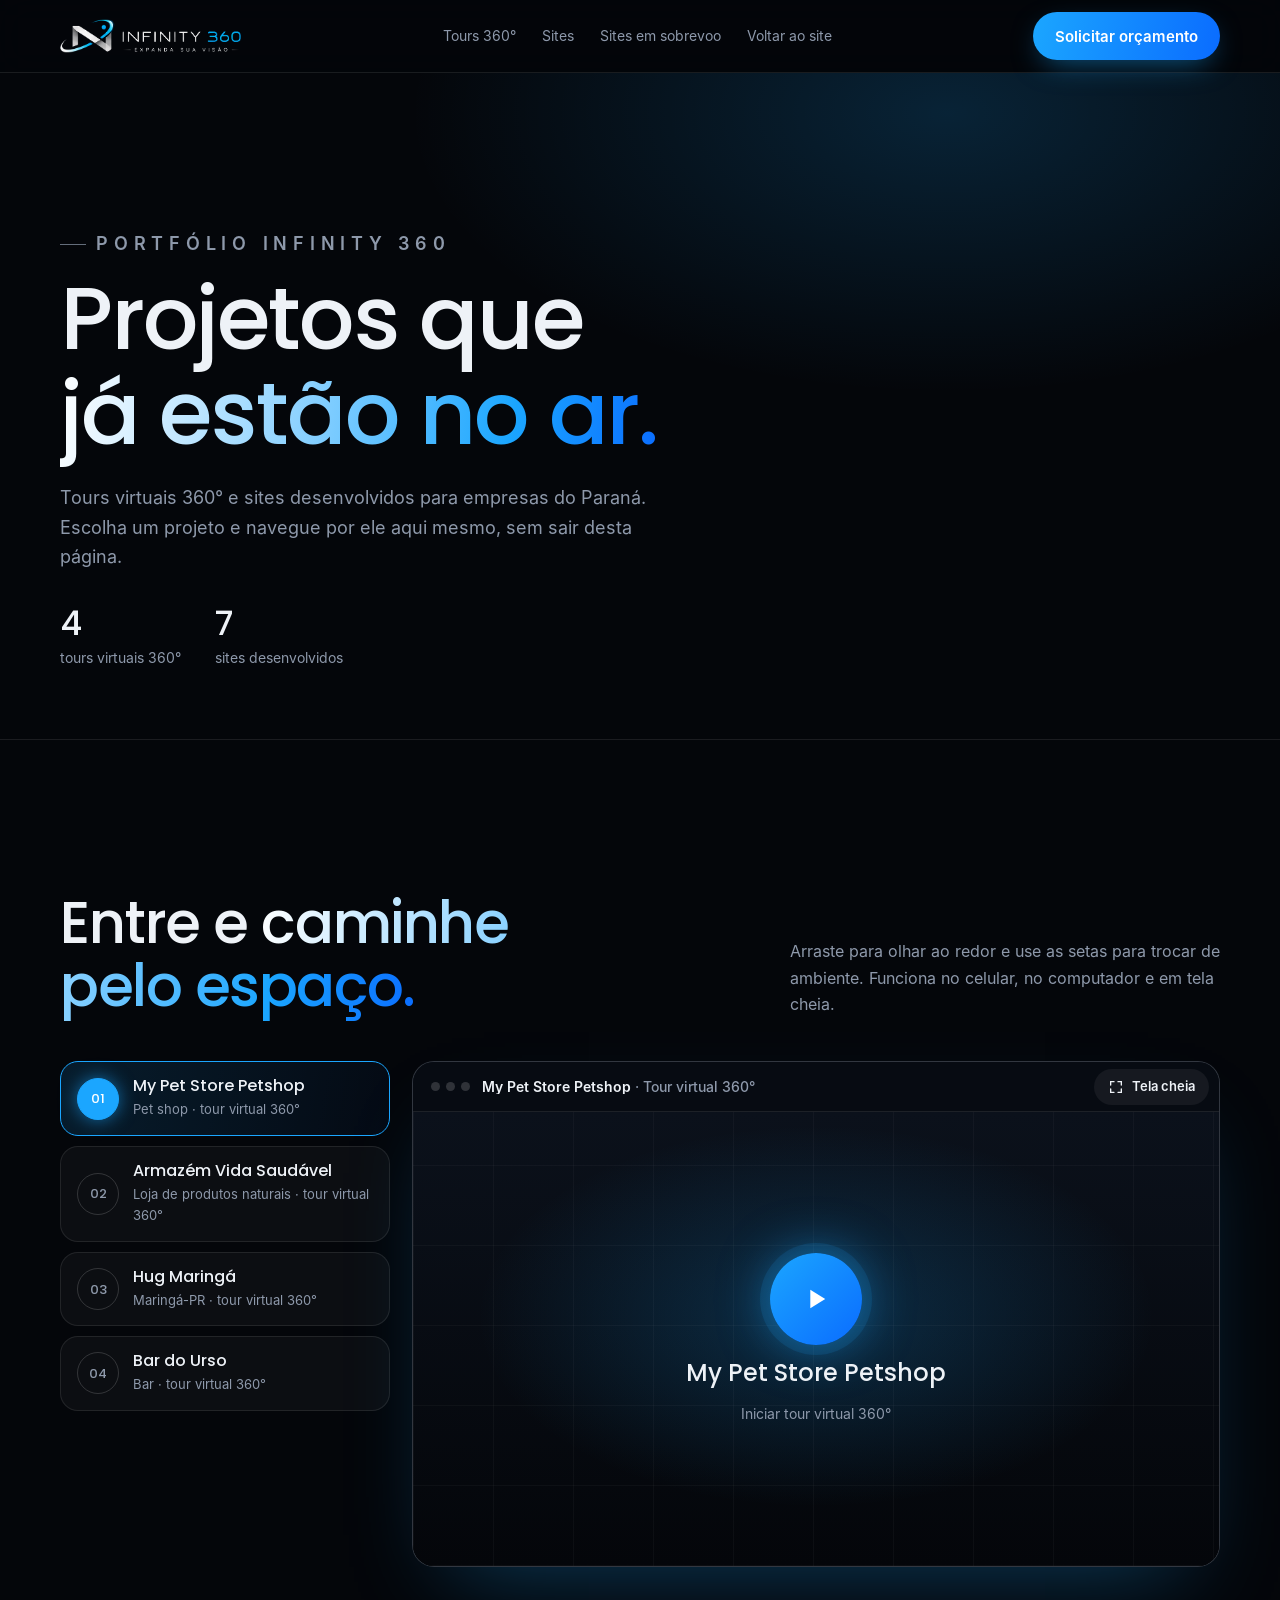
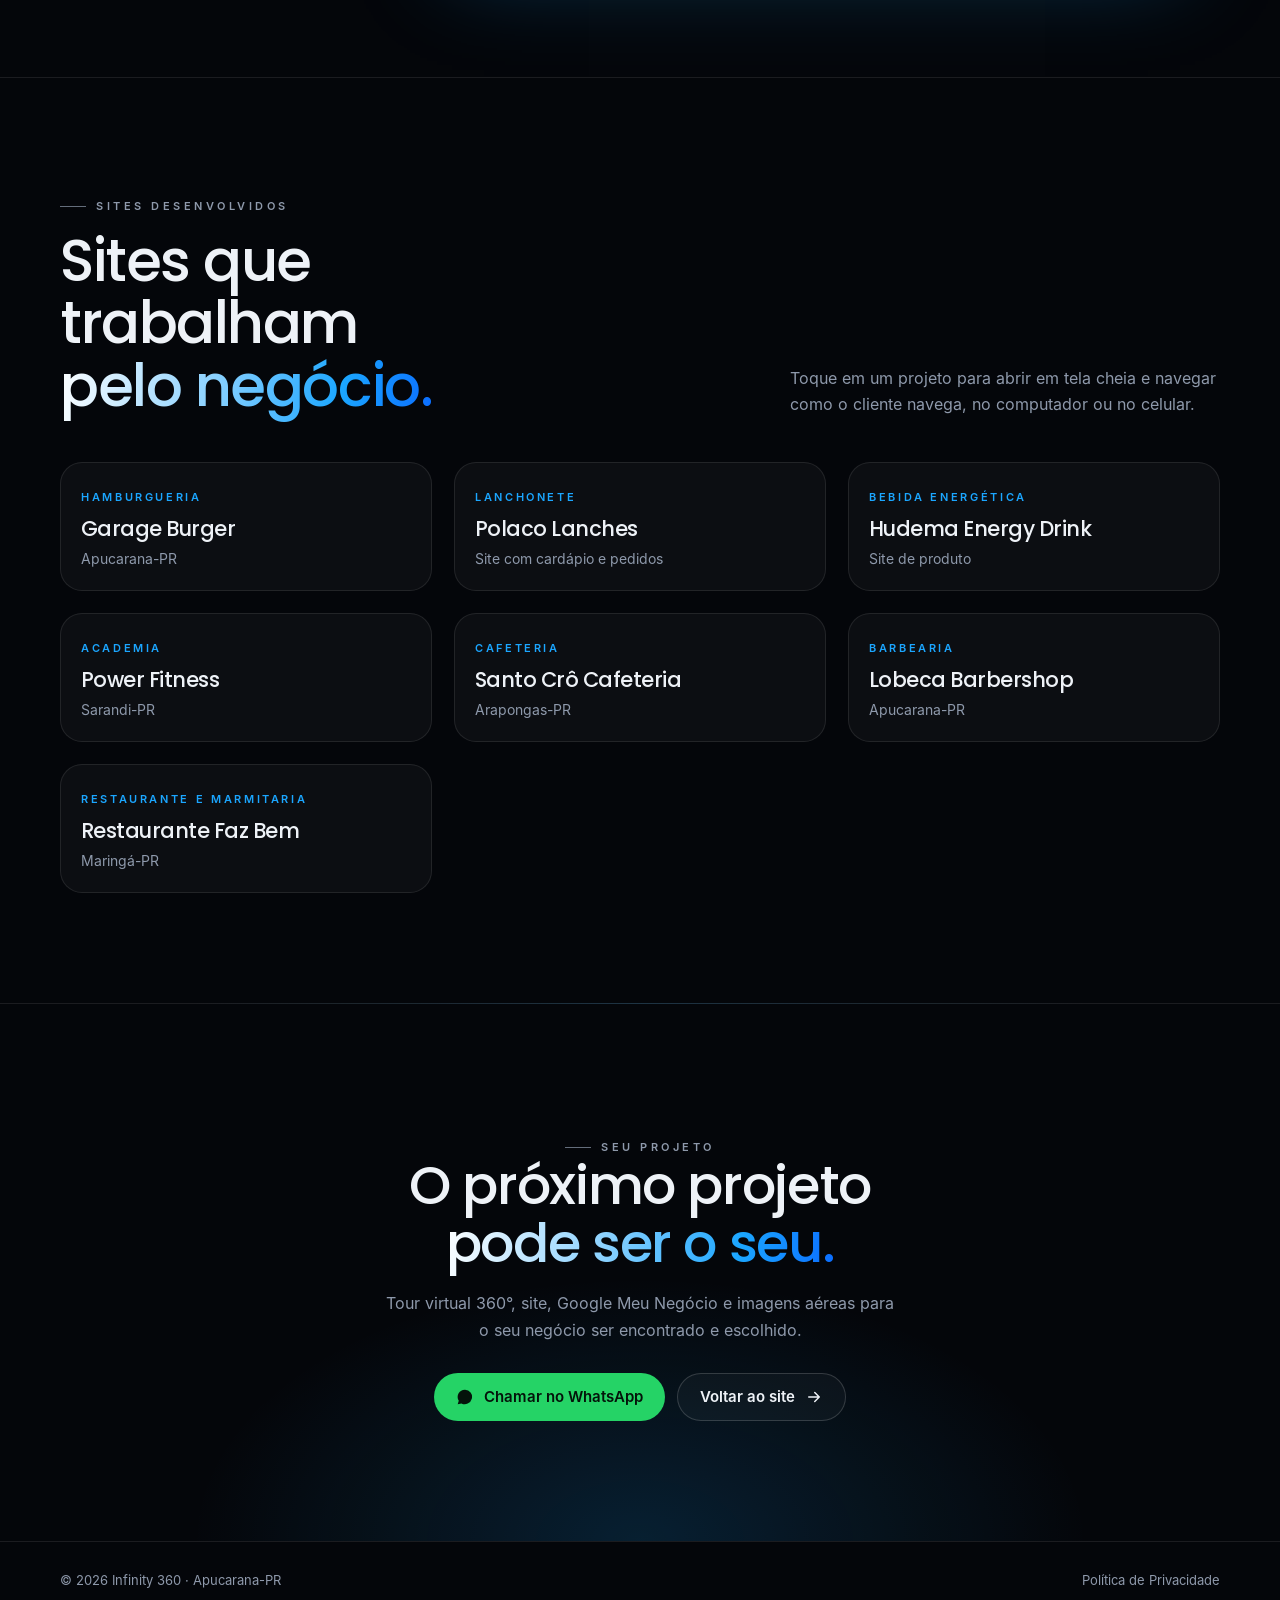
<file: portifolio.html>
<!doctype html>
<html lang="pt-BR">
<head>
<meta charset="utf-8">
<meta name="viewport" content="width=device-width, initial-scale=1, viewport-fit=cover">
<title>Portfólio | Infinity 360 — Tours Virtuais 360° e Sites</title>
<meta name="description" content="Portfólio da Infinity 360: tours virtuais 360° e sites desenvolvidos para empresas do Paraná. Navegue por cada projeto aqui mesmo.">
<meta name="robots" content="index, follow">
<meta name="theme-color" content="#04060A">
<meta name="referrer" content="no-referrer">
<link rel="canonical" href="https://infinityview360.com.br/portif%C3%B3lio">
<meta property="og:type" content="website">
<meta property="og:locale" content="pt_BR">
<meta property="og:site_name" content="Infinity 360">
<meta property="og:title" content="Portfólio | Infinity 360">
<meta property="og:description" content="Tours virtuais 360° e sites desenvolvidos pela Infinity 360.">
<meta property="og:image" content="https://infinityview360.com.br/og-infinity360.jpg">
<link rel="icon" type="image/png" href="favicon.png">
<link rel="apple-touch-icon" href="apple-touch-icon.png">
<link rel="preload" href="poppins-medium.woff" as="font" type="font/woff" crossorigin>
<link rel="preload" href="inter-regular.woff" as="font" type="font/woff" crossorigin>
<style>
@font-face{font-family:"Poppins";src:url(poppins-regular.woff) format("woff");font-weight:400;font-display:swap}
@font-face{font-family:"Poppins";src:url(poppins-medium.woff) format("woff");font-weight:500 600;font-display:swap}
@font-face{font-family:"Poppins";src:url(poppins-bold.woff) format("woff");font-weight:700;font-display:swap}
@font-face{font-family:"Inter";src:url(inter-regular.woff) format("woff");font-weight:400;font-display:swap}
@font-face{font-family:"Inter";src:url(inter-medium.woff) format("woff");font-weight:500;font-display:swap}
@font-face{font-family:"Inter";src:url(inter-semibold.woff) format("woff");font-weight:600;font-display:swap}
@font-face{font-family:"Inter";src:url(inter-bold.woff) format("woff");font-weight:700;font-display:swap}
:root{
  --bg:#04060A;--bg-2:#070B12;--bg-3:#0B111B;--surface:rgba(255,255,255,.035);--line:rgba(255,255,255,.09);--line-2:rgba(255,255,255,.16);
  --text:#EEF2F7;--muted:#8E99AB;--blue:#1BA6FF;--blue-2:#0A6CFF;--wa:#25D366;
  --grad:linear-gradient(100deg,#ffffff 0%,#8fd3ff 40%,#1BA6FF 75%,#0A6CFF 100%);
  --ease:cubic-bezier(.22,1,.36,1);--pad:clamp(16px,4.5vw,40px);--radius:22px;
  --font-d:"Poppins","Segoe UI",system-ui,sans-serif;--font-b:"Inter","Segoe UI",system-ui,sans-serif;color-scheme:dark}
*,*::before,*::after{box-sizing:border-box}
html{scroll-behavior:smooth;-webkit-text-size-adjust:100%}
body{margin:0;background:var(--bg);color:var(--text);font:400 16px/1.65 var(--font-b);-webkit-font-smoothing:antialiased;overflow-x:hidden}
body.is-locked{overflow:hidden}
img{max-width:100%;display:block}
a{color:inherit;text-decoration:none}
button{font:inherit;color:inherit;background:none;border:0;padding:0;cursor:pointer}
h1,h2,h3{font-family:var(--font-d);font-weight:600;letter-spacing:-.025em;line-height:1.08;margin:0}
p{margin:0}
.container{width:min(1240px,100%);margin:0 auto;padding:0 var(--pad)}
.grad{background:var(--grad);-webkit-background-clip:text;background-clip:text;color:transparent}
.kicker{display:inline-flex;align-items:center;gap:10px;font:600 11px/1 var(--font-b);letter-spacing:.32em;text-transform:uppercase;color:var(--blue);margin:0 0 18px}
.kicker::before{content:"";width:26px;height:1px;background:currentColor;opacity:.7}
.btn{display:inline-flex;align-items:center;justify-content:center;gap:10px;min-height:48px;padding:0 22px;border-radius:999px;font:600 15px/1 var(--font-b);white-space:nowrap;transition:transform .4s var(--ease),background .3s,border-color .3s,box-shadow .4s var(--ease)}
.btn svg{width:18px;height:18px;transition:transform .4s var(--ease)}
.btn:hover svg{transform:translateX(3px)}
.btn-primary{background:linear-gradient(100deg,var(--blue),var(--blue-2));color:#fff;box-shadow:0 10px 30px -10px rgba(27,166,255,.6)}
.btn-primary:hover{transform:translateY(-2px);box-shadow:0 16px 40px -12px rgba(27,166,255,.75)}
.btn-ghost{border:1px solid var(--line-2);background:rgba(255,255,255,.03)}
.btn-ghost:hover{border-color:var(--blue)}
.btn-wa{background:var(--wa);color:#04130a}

/* topo */
.header{position:sticky;top:0;z-index:30;background:rgba(4,6,10,.72);backdrop-filter:blur(16px);-webkit-backdrop-filter:blur(16px);border-bottom:1px solid var(--line)}
.header-in{display:flex;align-items:center;justify-content:space-between;gap:16px;height:72px}
.brand img{height:34px;width:auto}
.header nav{display:flex;gap:26px;font-size:14px;color:var(--muted)}
.header nav a:hover{color:var(--text)}
@media(max-width:760px){.header nav{display:none}.brand img{height:28px}.header .btn{min-height:40px;padding:0 16px;font-size:13px}}

/* abertura */
.intro{position:relative;padding:clamp(70px,11vw,140px) 0 clamp(40px,6vw,70px);overflow:hidden}
.intro::before{content:"";position:absolute;inset:-30% -10% auto;height:120%;background:radial-gradient(50% 50% at 70% 30%,rgba(27,166,255,.18),transparent 70%);pointer-events:none}
.intro h1{font-size:clamp(40px,8vw,88px);max-width:12ch;text-wrap:balance}
.intro p{margin-top:22px;max-width:620px;color:var(--muted);font-size:clamp(16px,1.6vw,18px)}
.stats{display:flex;flex-wrap:wrap;gap:12px 34px;margin-top:34px;color:var(--muted);font-size:14px}
.stats b{display:block;font:600 clamp(26px,3vw,34px)/1 var(--font-d);color:var(--text);margin-bottom:6px}

/* seções */
.section{padding:clamp(60px,9vw,110px) 0;border-top:1px solid var(--line)}
.sec-head{display:flex;flex-wrap:wrap;align-items:flex-end;justify-content:space-between;gap:18px 40px;margin-bottom:clamp(28px,4vw,44px)}
.sec-head h2{font-size:clamp(32px,5.4vw,58px);max-width:14ch;text-wrap:balance}
.sec-head p{max-width:430px;color:var(--muted)}

/* tours */
.tours{display:grid;gap:22px}
@media(min-width:980px){.tours{grid-template-columns:330px 1fr;align-items:start}}
.tour-list{display:flex;flex-direction:column;gap:10px}
@media(max-width:979px){.tour-list{flex-direction:row;overflow-x:auto;scrollbar-width:none;margin:0 calc(var(--pad)*-1);padding:0 var(--pad) 4px;scroll-snap-type:x mandatory}.tour-list::-webkit-scrollbar{display:none}.tour-item{flex:0 0 auto;min-width:240px;scroll-snap-align:start}}
.tour-item{position:relative;display:flex;align-items:center;gap:14px;text-align:left;padding:14px 16px;border-radius:18px;border:1px solid var(--line);background:var(--surface);transition:border-color .3s,background .3s,transform .4s var(--ease)}
.tour-item:hover{border-color:var(--line-2);transform:translateX(3px)}
.tour-item[aria-selected="true"]{border-color:var(--blue);background:linear-gradient(100deg,rgba(27,166,255,.14),rgba(10,108,255,.04))}
.tour-n{flex:none;display:grid;place-items:center;width:42px;height:42px;border-radius:50%;border:1px solid var(--line-2);font:600 13px/1 var(--font-d);color:var(--muted);transition:.3s}
.tour-item[aria-selected="true"] .tour-n{background:var(--blue);border-color:var(--blue);color:#fff;box-shadow:0 0 18px rgba(27,166,255,.6)}
.tour-item strong{display:block;font:600 16px/1.25 var(--font-d)}
.tour-item small{display:block;color:var(--muted);font-size:13px;margin-top:3px}
.viewer{position:relative;border-radius:var(--radius);overflow:hidden;border:1px solid var(--line-2);background:var(--bg-3);box-shadow:0 40px 90px -40px rgba(27,166,255,.35)}
.viewer-bar{display:flex;align-items:center;gap:12px;height:50px;padding:0 10px 0 18px;border-bottom:1px solid var(--line);background:var(--bg-2)}
.viewer-bar .dots{display:flex;gap:6px}.viewer-bar .dots i{width:9px;height:9px;border-radius:50%;background:rgba(255,255,255,.16)}
.viewer-title{flex:1;min-width:0;font:500 14px/1 var(--font-b);color:var(--muted);white-space:nowrap;overflow:hidden;text-overflow:ellipsis}
.viewer-title b{color:var(--text);font-weight:600}
.icon-btn{display:inline-flex;align-items:center;gap:8px;height:36px;padding:0 14px;border-radius:999px;background:rgba(255,255,255,.06);font-size:13px;font-weight:600;transition:background .3s}
.icon-btn:hover{background:var(--blue);color:#fff}
.icon-btn svg{width:16px;height:16px}
.viewer-screen{position:relative;aspect-ratio:16/9;background:#000}
@media(max-width:760px){.viewer-screen{aspect-ratio:auto;height:min(68svh,560px)}}
.viewer-screen iframe{position:absolute;inset:0;width:100%;height:100%;border:0;display:block}
.poster{position:absolute;inset:0;display:grid;place-items:center;text-align:center;background:radial-gradient(60% 60% at 50% 45%,rgba(27,166,255,.22),transparent 70%),linear-gradient(180deg,#0b111b,#04060a)}
.poster::before{content:"";position:absolute;inset:0;background:repeating-linear-gradient(90deg,rgba(255,255,255,.03) 0 1px,transparent 1px 80px),repeating-linear-gradient(0deg,rgba(255,255,255,.03) 0 1px,transparent 1px 80px)}
.play{position:relative;display:flex;flex-direction:column;align-items:center;gap:14px}
.play-ring{display:grid;place-items:center;width:92px;height:92px;border-radius:50%;background:linear-gradient(135deg,var(--blue),var(--blue-2));box-shadow:0 0 0 10px rgba(27,166,255,.12),0 0 50px rgba(27,166,255,.55);transition:transform .5s var(--ease)}
.play:hover .play-ring{transform:scale(1.07)}
.play-ring svg{width:34px;height:34px;color:#fff}
.play strong{font:600 clamp(18px,2.2vw,24px)/1.2 var(--font-d)}
.play small{color:var(--muted);font-size:14px}
.load{position:absolute;inset:0;display:grid;place-items:center;color:var(--muted);font-size:14px;pointer-events:none}

/* sites */
.sites{display:grid;gap:22px}
@media(min-width:700px){.sites{grid-template-columns:repeat(2,1fr)}}
@media(min-width:1080px){.sites{grid-template-columns:repeat(3,1fr)}}
.site{position:relative;display:flex;flex-direction:column;text-align:left;border-radius:var(--radius);border:1px solid var(--line);background:var(--surface);overflow:hidden;transition:border-color .35s,transform .5s var(--ease),box-shadow .5s var(--ease)}
.site:hover{border-color:rgba(27,166,255,.6);transform:translateY(-4px);box-shadow:0 30px 60px -30px rgba(27,166,255,.45)}
.site-shot{position:relative;aspect-ratio:16/10;overflow:hidden;background:#0b111b;border-bottom:1px solid var(--line)}
.site-shot iframe{position:absolute;left:0;top:0;width:1440px;height:900px;border:0;transform-origin:0 0;pointer-events:none}
.site-shot .shade{position:absolute;inset:0;background:linear-gradient(180deg,transparent 55%,rgba(4,6,10,.75));opacity:0;transition:opacity .4s}
.site:hover .shade{opacity:1}
.site-open{position:absolute;left:50%;bottom:16px;transform:translate(-50%,10px);opacity:0;display:inline-flex;align-items:center;gap:8px;padding:10px 16px;border-radius:999px;background:var(--blue);color:#fff;font-size:13px;font-weight:600;white-space:nowrap;transition:opacity .4s,transform .5s var(--ease)}
.site-open svg{width:15px;height:15px}
.site:hover .site-open,.site:focus-visible .site-open{opacity:1;transform:translate(-50%,0)}
@media(hover:none){.site-open{opacity:1;transform:translate(-50%,0)}}
.site-info{padding:18px 20px 20px}
.site-info .cat{font:600 11px/1 var(--font-b);letter-spacing:.24em;text-transform:uppercase;color:var(--blue)}
.site-info h3{margin-top:10px;font-size:21px}
.site-info p{margin-top:6px;color:var(--muted);font-size:14px}

/* tela cheia */
.full{position:fixed;inset:0;z-index:100;display:flex;flex-direction:column;background:#000;opacity:0;visibility:hidden;transition:opacity .35s,visibility .35s}
.full.is-open{opacity:1;visibility:visible}
.full-bar{flex:none;display:flex;align-items:center;gap:10px;height:56px;padding:0 10px 0 16px;padding-top:env(safe-area-inset-top);box-sizing:content-box;background:var(--bg);border-bottom:1px solid var(--line)}
.full-bar img{height:24px;width:auto}
.full-title{flex:1;min-width:0;font:600 15px/1.2 var(--font-d);white-space:nowrap;overflow:hidden;text-overflow:ellipsis}
.seg{display:flex;padding:3px;border-radius:999px;background:rgba(255,255,255,.06)}
.seg button{height:30px;padding:0 12px;border-radius:999px;font-size:12px;font-weight:600;color:var(--muted)}
.seg button[aria-pressed="true"]{background:var(--blue);color:#fff}
@media(max-width:760px){.seg{display:none}.full-bar img{display:none}}
.full-stage{position:relative;flex:1;min-height:0;display:flex;justify-content:center;background:radial-gradient(60% 60% at 50% 40%,rgba(27,166,255,.12),transparent 70%),#05080d}
.full-stage iframe{width:100%;height:100%;border:0;display:block;background:#fff;transition:width .5s var(--ease)}
.full-stage.is-mobile{padding:18px 0}
.full-stage.is-mobile iframe{width:min(400px,100%);border-radius:26px;box-shadow:0 0 0 10px #10151d,0 30px 80px rgba(0,0,0,.6)}

/* chamada final */
.cta{text-align:center;padding:clamp(70px,10vw,120px) 0;border-top:1px solid var(--line);background:radial-gradient(50% 70% at 50% 100%,rgba(27,166,255,.16),transparent 70%)}
.cta h2{font-size:clamp(30px,5vw,54px);max-width:18ch;margin:0 auto;text-wrap:balance}
.cta p{margin:18px auto 0;max-width:520px;color:var(--muted)}
.cta .actions{display:flex;flex-wrap:wrap;justify-content:center;gap:12px;margin-top:30px}
.footer{padding:28px 0 calc(28px + env(safe-area-inset-bottom));border-top:1px solid var(--line);color:var(--muted);font-size:13px}
.footer .container{display:flex;flex-wrap:wrap;justify-content:space-between;gap:10px}
.footer a:hover{color:var(--text)}

.reveal{opacity:0;transform:translateY(24px);transition:opacity .9s var(--ease),transform .9s var(--ease)}
.reveal.is-in{opacity:1;transform:none}
@media(prefers-reduced-motion:reduce){*{transition-duration:.01ms!important;animation:none!important}.reveal{opacity:1;transform:none}}
</style>
</head>
<body>
<svg width="0" height="0" style="position:absolute" aria-hidden="true">
  <symbol id="i-arrow" viewBox="0 0 24 24"><path d="M5 12h14M13 6l6 6-6 6" fill="none" stroke="currentColor" stroke-width="2" stroke-linecap="round" stroke-linejoin="round"/></symbol>
  <symbol id="i-play" viewBox="0 0 24 24"><path d="M8 5.5v13l10.5-6.5z" fill="currentColor"/></symbol>
  <symbol id="i-full" viewBox="0 0 24 24"><path d="M4 9V4h5M20 9V4h-5M4 15v5h5M20 15v5h-5" fill="none" stroke="currentColor" stroke-width="2" stroke-linecap="round"/></symbol>
  <symbol id="i-close" viewBox="0 0 24 24"><path d="M6 6l12 12M18 6 6 18" fill="none" stroke="currentColor" stroke-width="2" stroke-linecap="round"/></symbol>
  <symbol id="i-wa" viewBox="0 0 24 24"><path fill="currentColor" d="M12 2.2a9.7 9.7 0 0 0-8.3 14.8L2.3 21.8l4.9-1.3A9.7 9.7 0 1 0 12 2.2Zm4.4 11.7c-.2-.1-1.4-.7-1.7-.8-.2-.1-.4-.1-.5.1l-.8.9c-.1.2-.3.2-.5.1a6.6 6.6 0 0 1-3.3-2.9c-.2-.4.2-.4.7-1.3.1-.2 0-.3 0-.4l-.8-1.8c-.2-.5-.4-.4-.5-.4h-.5a.9.9 0 0 0-.7.3 2.8 2.8 0 0 0-.9 2.1 4.9 4.9 0 0 0 1 2.6 11.2 11.2 0 0 0 4.3 3.8c1.6.7 2.2.7 3 .6a2.6 2.6 0 0 0 1.7-1.2 2.1 2.1 0 0 0 .2-1.2c-.1-.2-.3-.3-.5-.4Z"/></symbol>
</svg>

<header class="header">
  <div class="container header-in">
    <a href="./" class="brand" aria-label="Infinity 360 — voltar ao site"><img src="logo-horizontal.png" alt="Infinity 360 — Expanda sua visão" width="517" height="97"></a>
    <nav aria-label="Navegação do portfólio">
      <a href="#tours">Tours 360°</a>
      <a href="#sites">Sites</a>
      <a href="sites-publicados.html">Sites em sobrevoo</a>
      <a href="./">Voltar ao site</a>
    </nav>
    <a class="btn btn-primary" href="./#contato">Solicitar orçamento</a>
  </div>
</header>

<main>
  <section class="intro">
    <div class="container">
      <p class="kicker reveal">Portfólio Infinity 360</p>
      <h1 class="reveal">Projetos que <span class="grad">já estão no ar.</span></h1>
      <p class="reveal">Tours virtuais 360° e sites desenvolvidos para empresas do Paraná. Escolha um projeto e navegue por ele aqui mesmo, sem sair desta página.</p>
      <div class="stats reveal"><span><b>4</b>tours virtuais 360°</span><span><b>7</b>sites desenvolvidos</span></div>
    </div>
  </section>

  <!-- ===================== TOURS VIRTUAIS ===================== -->
  <section class="section" id="tours">
    <div class="container">
      <div class="sec-head">
        <div><p class="kicker reveal">Tours virtuais 360°</p><h2 class="reveal">Entre e <span class="grad">caminhe pelo espaço.</span></h2></div>
        <p class="reveal">Arraste para olhar ao redor e use as setas para trocar de ambiente. Funciona no celular, no computador e em tela cheia.</p>
      </div>
      <div class="tours">
        <div class="tour-list" role="tablist" aria-label="Escolha um tour virtual">
          <button class="tour-item" role="tab" aria-selected="true" data-tour="https://tour360.mgtour360.com.br/tour/my-pet-store-petshop/" data-name="My Pet Store Petshop"><span class="tour-n">01</span><span><strong>My Pet Store Petshop</strong><small>Pet shop · tour virtual 360°</small></span></button>
          <button class="tour-item" role="tab" aria-selected="false" data-tour="https://tour360.mgtour360.com.br/tour/armazem-vida-saudavel/" data-name="Armazém Vida Saudável"><span class="tour-n">02</span><span><strong>Armazém Vida Saudável</strong><small>Loja de produtos naturais · tour virtual 360°</small></span></button>
          <button class="tour-item" role="tab" aria-selected="false" data-tour="https://mgtour360.com.br/tour/hug-maringa/" data-name="Hug Maringá"><span class="tour-n">03</span><span><strong>Hug Maringá</strong><small>Maringá-PR · tour virtual 360°</small></span></button>
          <button class="tour-item" role="tab" aria-selected="false" data-tour="https://tour360.mgtour360.com.br/tour/bar-do-urso/" data-name="Bar do Urso"><span class="tour-n">04</span><span><strong>Bar do Urso</strong><small>Bar · tour virtual 360°</small></span></button>
        </div>
        <div class="viewer reveal" id="viewer">
          <div class="viewer-bar">
            <span class="dots"><i></i><i></i><i></i></span>
            <span class="viewer-title"><b id="tourName">My Pet Store Petshop</b> · Tour virtual 360°</span>
            <button class="icon-btn" type="button" id="tourFull"><svg><use href="#i-full"/></svg>Tela cheia</button>
          </div>
          <div class="viewer-screen" id="tourScreen">
            <div class="poster" id="tourPoster">
              <button class="play" type="button" id="tourPlay"><span class="play-ring"><svg><use href="#i-play"/></svg></span><strong id="tourPlayName">My Pet Store Petshop</strong><small>Iniciar tour virtual 360°</small></button>
            </div>
          </div>
        </div>
      </div>
    </div>
  </section>

  <!-- ===================== SITES ===================== -->
  <section class="section" id="sites">
    <div class="container">
      <div class="sec-head">
        <div><p class="kicker reveal">Sites desenvolvidos</p><h2 class="reveal">Sites que trabalham <span class="grad">pelo negócio.</span></h2></div>
        <p class="reveal">Toque em um projeto para abrir em tela cheia e navegar como o cliente navega, no computador ou no celular.</p>
      </div>
      <div class="sites">
        <button class="site reveal" type="button" data-site="https://infinity-360.github.io/garageburger/" data-name="Garage Burger"><span class="site-shot"><span class="shade"></span><span class="site-open"><svg><use href="#i-full"/></svg>Ver em tela cheia</span></span><span class="site-info"><span class="cat">Hamburgueria</span><h3>Garage Burger</h3><p>Apucarana-PR</p></span></button>
        <button class="site reveal" type="button" data-site="https://infinity-360.github.io/polaco-lanches/" data-name="Polaco Lanches"><span class="site-shot"><span class="shade"></span><span class="site-open"><svg><use href="#i-full"/></svg>Ver em tela cheia</span></span><span class="site-info"><span class="cat">Lanchonete</span><h3>Polaco Lanches</h3><p>Site com cardápio e pedidos</p></span></button>
        <button class="site reveal" type="button" data-site="https://infinity-360.github.io/hudema-energy-drink/" data-name="Hudema Energy Drink"><span class="site-shot"><span class="shade"></span><span class="site-open"><svg><use href="#i-full"/></svg>Ver em tela cheia</span></span><span class="site-info"><span class="cat">Bebida energética</span><h3>Hudema Energy Drink</h3><p>Site de produto</p></span></button>
        <button class="site reveal" type="button" data-site="https://infinity-360.github.io/power-fitness-sarandi/" data-name="Power Fitness Sarandi"><span class="site-shot"><span class="shade"></span><span class="site-open"><svg><use href="#i-full"/></svg>Ver em tela cheia</span></span><span class="site-info"><span class="cat">Academia</span><h3>Power Fitness</h3><p>Sarandi-PR</p></span></button>
        <button class="site reveal" type="button" data-site="https://infinity-360.github.io/santocro/" data-name="Santo Crô Cafeteria"><span class="site-shot"><span class="shade"></span><span class="site-open"><svg><use href="#i-full"/></svg>Ver em tela cheia</span></span><span class="site-info"><span class="cat">Cafeteria</span><h3>Santo Crô Cafeteria</h3><p>Arapongas-PR</p></span></button>
        <button class="site reveal" type="button" data-site="https://infinity-360.github.io/lobeca/" data-name="Lobeca Barbershop"><span class="site-shot"><span class="shade"></span><span class="site-open"><svg><use href="#i-full"/></svg>Ver em tela cheia</span></span><span class="site-info"><span class="cat">Barbearia</span><h3>Lobeca Barbershop</h3><p>Apucarana-PR</p></span></button>
        <button class="site reveal" type="button" data-site="https://infinity-360.github.io/restaurantefazbem/" data-name="Restaurante Faz Bem"><span class="site-shot"><span class="shade"></span><span class="site-open"><svg><use href="#i-full"/></svg>Ver em tela cheia</span></span><span class="site-info"><span class="cat">Restaurante e marmitaria</span><h3>Restaurante Faz Bem</h3><p>Maringá-PR</p></span></button>
      </div>
    </div>
  </section>

  <section class="cta">
    <div class="container">
      <p class="kicker reveal" style="justify-content:center">Seu projeto</p>
      <h2 class="reveal">O próximo projeto <span class="grad">pode ser o seu.</span></h2>
      <p class="reveal">Tour virtual 360°, site, Google Meu Negócio e imagens aéreas para o seu negócio ser encontrado e escolhido.</p>
      <div class="actions reveal">
        <a class="btn btn-wa" href="https://wa.me/5544999750719?text=Ol%C3%A1%2C%20Infinity%20360!%20Vi%20o%20portf%C3%B3lio%20e%20quero%20um%20or%C3%A7amento." target="_blank" rel="noopener"><svg><use href="#i-wa"/></svg>Chamar no WhatsApp</a>
        <a class="btn btn-ghost" href="./">Voltar ao site<svg><use href="#i-arrow"/></svg></a>
      </div>
    </div>
  </section>
</main>

<footer class="footer">
  <div class="container"><span>© <span id="year">2026</span> Infinity 360 · Apucarana-PR</span><a href="privacidade.html">Política de Privacidade</a></div>
</footer>

<!-- tela cheia (tours e sites) -->
<div class="full" id="full" role="dialog" aria-modal="true" aria-labelledby="fullTitle" aria-hidden="true">
  <div class="full-bar">
    <img src="logo-horizontal.png" alt="" width="517" height="97">
    <span class="full-title" id="fullTitle"></span>
    <div class="seg" id="fullSeg"><button type="button" data-view="desk" aria-pressed="true">Computador</button><button type="button" data-view="mobile" aria-pressed="false">Celular</button></div>
    <button class="icon-btn" type="button" id="fullClose"><svg><use href="#i-close"/></svg>Fechar</button>
  </div>
  <div class="full-stage" id="fullStage"></div>
</div>

<script>
(function () {
  "use strict";
  var $ = function (s, c) { return (c || document).querySelector(s); };
  var $$ = function (s, c) { return Array.prototype.slice.call((c || document).querySelectorAll(s)); };
  var ALLOW = "fullscreen; autoplay; xr-spatial-tracking; gyroscope; accelerometer; magnetometer";
  $("#year").textContent = new Date().getFullYear();

  // impede o clique do meio / Ctrl+clique de abrir projetos em outra aba
  document.addEventListener("auxclick", function (e) { if (e.target.closest("[data-tour],[data-site]")) e.preventDefault(); });

  function frame(src, title) {
    var f = document.createElement("iframe");
    f.src = src; f.title = title; f.setAttribute("allow", ALLOW); f.setAttribute("allowfullscreen", "");
    f.setAttribute("referrerpolicy", "no-referrer"); f.loading = "lazy";
    return f;
  }

  /* ---------- tours ---------- */
  var items = $$(".tour-item"), screen = $("#tourScreen"), poster = $("#tourPoster"), cur = items[0], started = false;
  function startTour() {
    started = true;
    screen.innerHTML = '<span class="load">Carregando o tour…</span>';
    screen.appendChild(frame(cur.dataset.tour, "Tour virtual 360° — " + cur.dataset.name));
  }
  $("#tourPlay").addEventListener("click", startTour);
  items.forEach(function (b) {
    b.addEventListener("click", function () {
      cur = b;
      items.forEach(function (x) { x.setAttribute("aria-selected", x === b ? "true" : "false"); });
      $("#tourName").textContent = b.dataset.name;
      if (started) startTour();
      else { $("#tourPlayName").textContent = b.dataset.name; }
      if (innerWidth < 980) $("#viewer").scrollIntoView({ behavior: "smooth", block: "center" });
    });
  });
  $("#tourFull").addEventListener("click", function () { openFull(cur.dataset.tour, cur.dataset.name + " · Tour virtual 360°", false); });

  /* ---------- sites: prévia ao vivo, sem clique, carregada perto da tela ---------- */
  var shots = $$(".site");
  function fit(shot) {
    var f = $("iframe", shot); if (!f) return;
    var w = shot.clientWidth; f.style.transform = "scale(" + (w / 1440) + ")";
  }
  var io = "IntersectionObserver" in window ? new IntersectionObserver(function (es) {
    es.forEach(function (e) {
      if (!e.isIntersecting) return;
      var card = e.target, shot = $(".site-shot", card);
      if (!$("iframe", shot)) {
        var f = frame(card.dataset.site, "Prévia do site " + card.dataset.name);
        f.setAttribute("tabindex", "-1"); f.setAttribute("aria-hidden", "true");
        shot.insertBefore(f, shot.firstChild); fit(shot);
      }
      io.unobserve(card);
    });
  }, { rootMargin: "300px 0px" }) : null;
  shots.forEach(function (card) {
    if (io) io.observe(card);
    card.addEventListener("click", function () { openFull(card.dataset.site, card.dataset.name, true); });
  });
  addEventListener("resize", function () { shots.forEach(function (c) { fit($(".site-shot", c)); }); });

  /* ---------- tela cheia ---------- */
  var full = $("#full"), stage = $("#fullStage"), seg = $("#fullSeg"), lastFocus = null;
  function setView(v) {
    stage.classList.toggle("is-mobile", v === "mobile");
    $$("button", seg).forEach(function (b) { b.setAttribute("aria-pressed", b.dataset.view === v ? "true" : "false"); });
  }
  $$("button", seg).forEach(function (b) { b.addEventListener("click", function () { setView(b.dataset.view); }); });
  function openFull(src, title, isSite) {
    lastFocus = document.activeElement;
    stage.innerHTML = "";
    stage.appendChild(frame(src, title));
    $("#fullTitle").textContent = title;
    seg.style.visibility = isSite ? "visible" : "hidden";
    setView("desk");
    full.classList.add("is-open"); full.setAttribute("aria-hidden", "false");
    document.body.classList.add("is-locked");
    if (full.requestFullscreen && matchMedia("(hover: hover)").matches) full.requestFullscreen().catch(function () {});
    $("#fullClose").focus();
  }
  function closeFull() {
    if (!full.classList.contains("is-open")) return;
    full.classList.remove("is-open"); full.setAttribute("aria-hidden", "true");
    document.body.classList.remove("is-locked");
    if (document.fullscreenElement) document.exitFullscreen().catch(function () {});
    setTimeout(function () { stage.innerHTML = ""; }, 350);
    if (lastFocus) lastFocus.focus();
  }
  $("#fullClose").addEventListener("click", closeFull);
  document.addEventListener("keydown", function (e) { if (e.key === "Escape") closeFull(); });
  document.addEventListener("fullscreenchange", function () { if (!document.fullscreenElement) closeFull(); });

  /* ---------- entrada suave ---------- */
  var rio = "IntersectionObserver" in window ? new IntersectionObserver(function (es) {
    es.forEach(function (e) { if (e.isIntersecting) { e.target.classList.add("is-in"); rio.unobserve(e.target); } });
  }, { rootMargin: "0px 0px -8% 0px" }) : null;
  $$(".reveal").forEach(function (el) { rio ? rio.observe(el) : el.classList.add("is-in"); });
})();
</script>
</body>
</html>
</file>
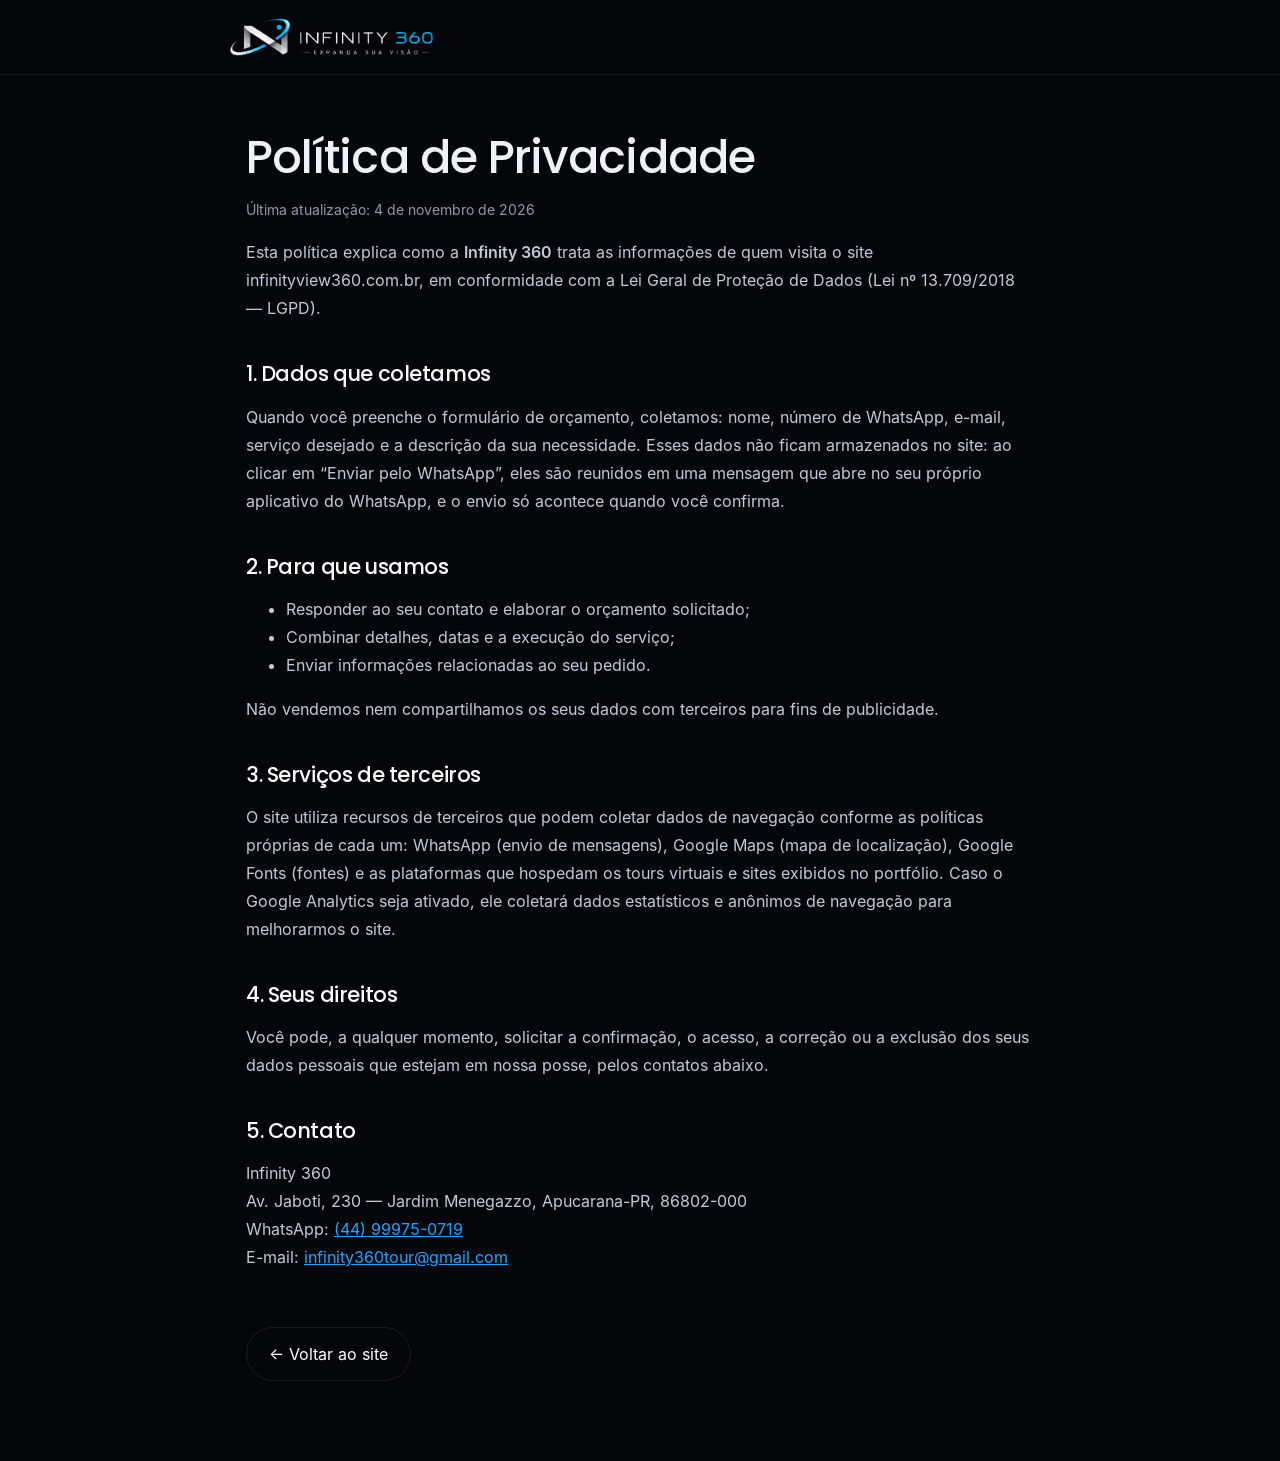
<file: privacidade.html>
<!doctype html>
<html lang="pt-BR">
<head>
<meta charset="utf-8">
<meta name="viewport" content="width=device-width, initial-scale=1">
<title>Política de Privacidade | Infinity 360</title>
<meta name="description" content="Política de Privacidade do site da Infinity 360 — como tratamos os dados enviados pelo formulário de orçamento.">
<meta name="robots" content="index, follow">
<link rel="canonical" href="https://infinityview360.com.br/privacidade.html">
<link rel="icon" type="image/png" href="favicon.png">
<style>
@font-face{font-family:"Poppins";src:url(poppins-medium.woff) format("woff");font-weight:600;font-display:swap}
@font-face{font-family:"Inter";src:url(inter-regular.woff) format("woff");font-weight:400;font-display:swap}
@font-face{font-family:"Inter";src:url(inter-semibold.woff) format("woff");font-weight:600;font-display:swap}
:root{--bg:#04060A;--text:#EEF2F7;--muted:#8E99AB;--blue:#1BA6FF;--line:rgba(255,255,255,.09)}
*{box-sizing:border-box}body{margin:0;background:var(--bg);color:var(--text);font:400 16px/1.75 Inter,system-ui,sans-serif}
header{border-bottom:1px solid var(--line);padding:18px 16px}header .in,main{max-width:820px;margin:0 auto}
header img{height:38px;width:auto;display:block}
main{padding:56px 16px 80px}h1,h2{font-family:Poppins,sans-serif;letter-spacing:-.02em;line-height:1.15}h1{font-size:clamp(30px,6vw,46px);margin:0 0 8px}
h2{font-size:21px;margin:40px 0 10px;color:#fff}p,li{color:#c3cad6}.muted{color:var(--muted);font-size:14px}a{color:var(--blue)}
.back{display:inline-block;margin-top:40px;padding:12px 22px;border:1px solid var(--line);border-radius:999px;color:#fff;text-decoration:none}.back:hover{border-color:var(--blue)}
</style>
</head>
<body>
<header><div class="in"><a href="./"><img src="logo-horizontal.png" alt="Infinity 360 — Expanda sua visão" width="517" height="97"></a></div></header>
<main>
<h1>Política de Privacidade</h1>
<p class="muted">Última atualização: 4 de novembro de 2026</p>
<p>Esta política explica como a <strong>Infinity 360</strong> trata as informações de quem visita o site infinityview360.com.br, em conformidade com a Lei Geral de Proteção de Dados (Lei nº 13.709/2018 — LGPD).</p>
<h2>1. Dados que coletamos</h2>
<p>Quando você preenche o formulário de orçamento, coletamos: nome, número de WhatsApp, e-mail, serviço desejado e a descrição da sua necessidade. Esses dados não ficam armazenados no site: ao clicar em “Enviar pelo WhatsApp”, eles são reunidos em uma mensagem que abre no seu próprio aplicativo do WhatsApp, e o envio só acontece quando você confirma.</p>
<h2>2. Para que usamos</h2>
<ul><li>Responder ao seu contato e elaborar o orçamento solicitado;</li><li>Combinar detalhes, datas e a execução do serviço;</li><li>Enviar informações relacionadas ao seu pedido.</li></ul>
<p>Não vendemos nem compartilhamos os seus dados com terceiros para fins de publicidade.</p>
<h2>3. Serviços de terceiros</h2>
<p>O site utiliza recursos de terceiros que podem coletar dados de navegação conforme as políticas próprias de cada um: WhatsApp (envio de mensagens), Google Maps (mapa de localização), Google Fonts (fontes) e as plataformas que hospedam os tours virtuais e sites exibidos no portfólio. Caso o Google Analytics seja ativado, ele coletará dados estatísticos e anônimos de navegação para melhorarmos o site.</p>
<h2>4. Seus direitos</h2>
<p>Você pode, a qualquer momento, solicitar a confirmação, o acesso, a correção ou a exclusão dos seus dados pessoais que estejam em nossa posse, pelos contatos abaixo.</p>
<h2>5. Contato</h2>
<p>Infinity 360<br>Av. Jaboti, 230 — Jardim Menegazzo, Apucarana-PR, 86802-000<br>WhatsApp: <a href="https://wa.me/5544999750719">(44) 99975-0719</a><br>E-mail: <a href="mailto:infinity360tour@gmail.com">infinity360tour@gmail.com</a></p>
<a class="back" href="./">← Voltar ao site</a>
</main>
</body>
</html>
</file>
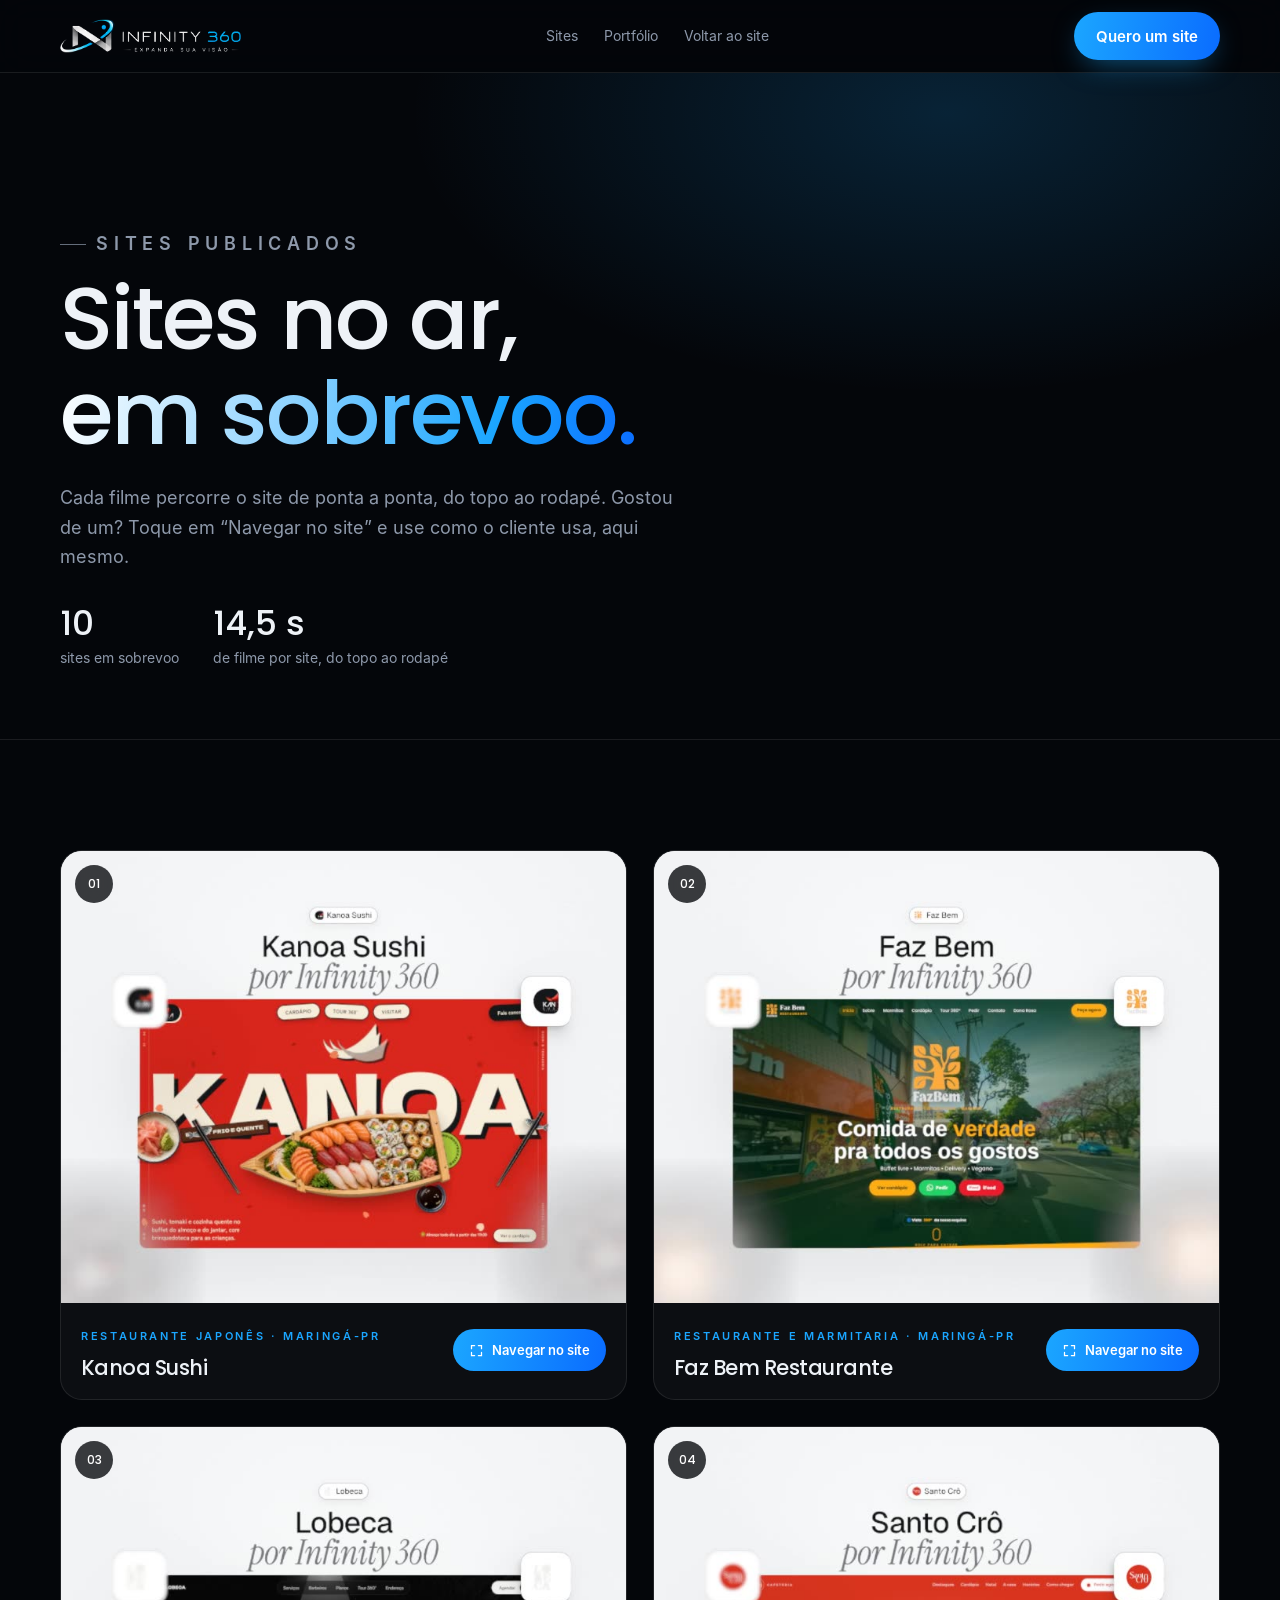
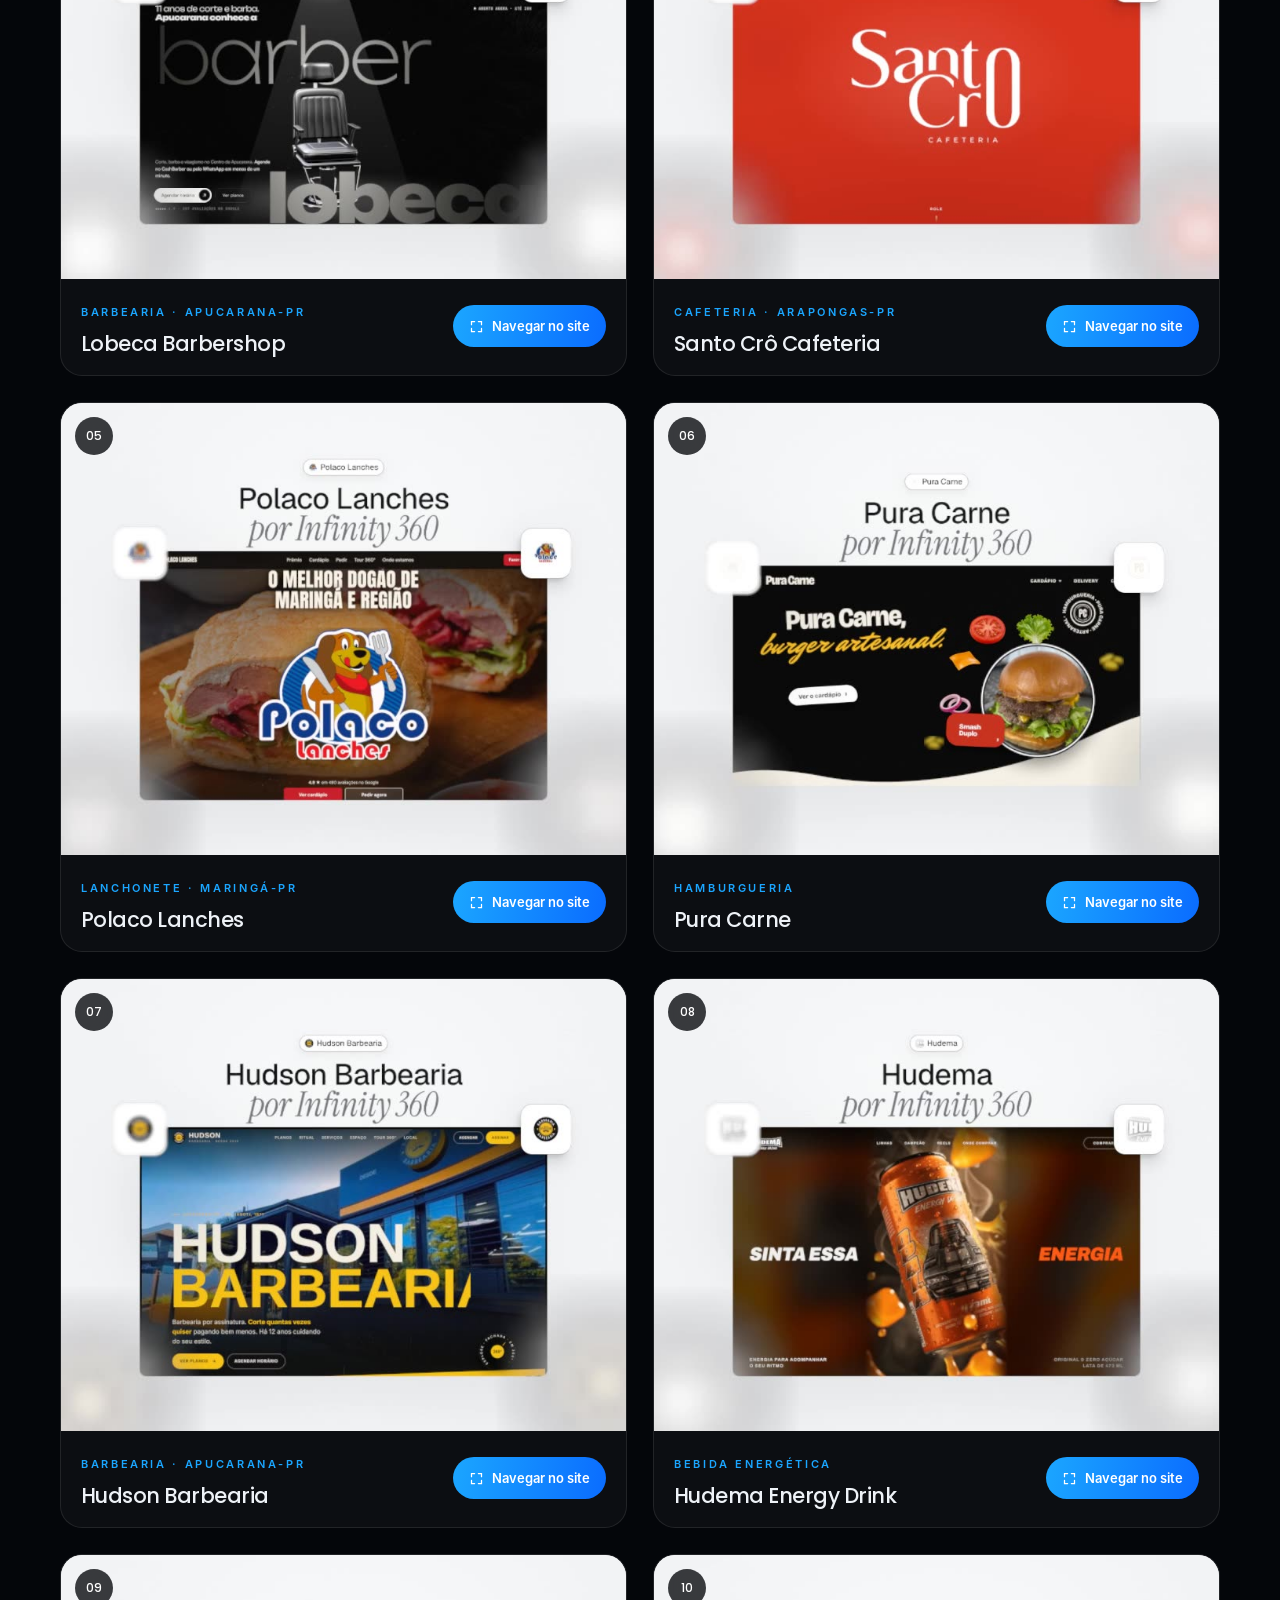
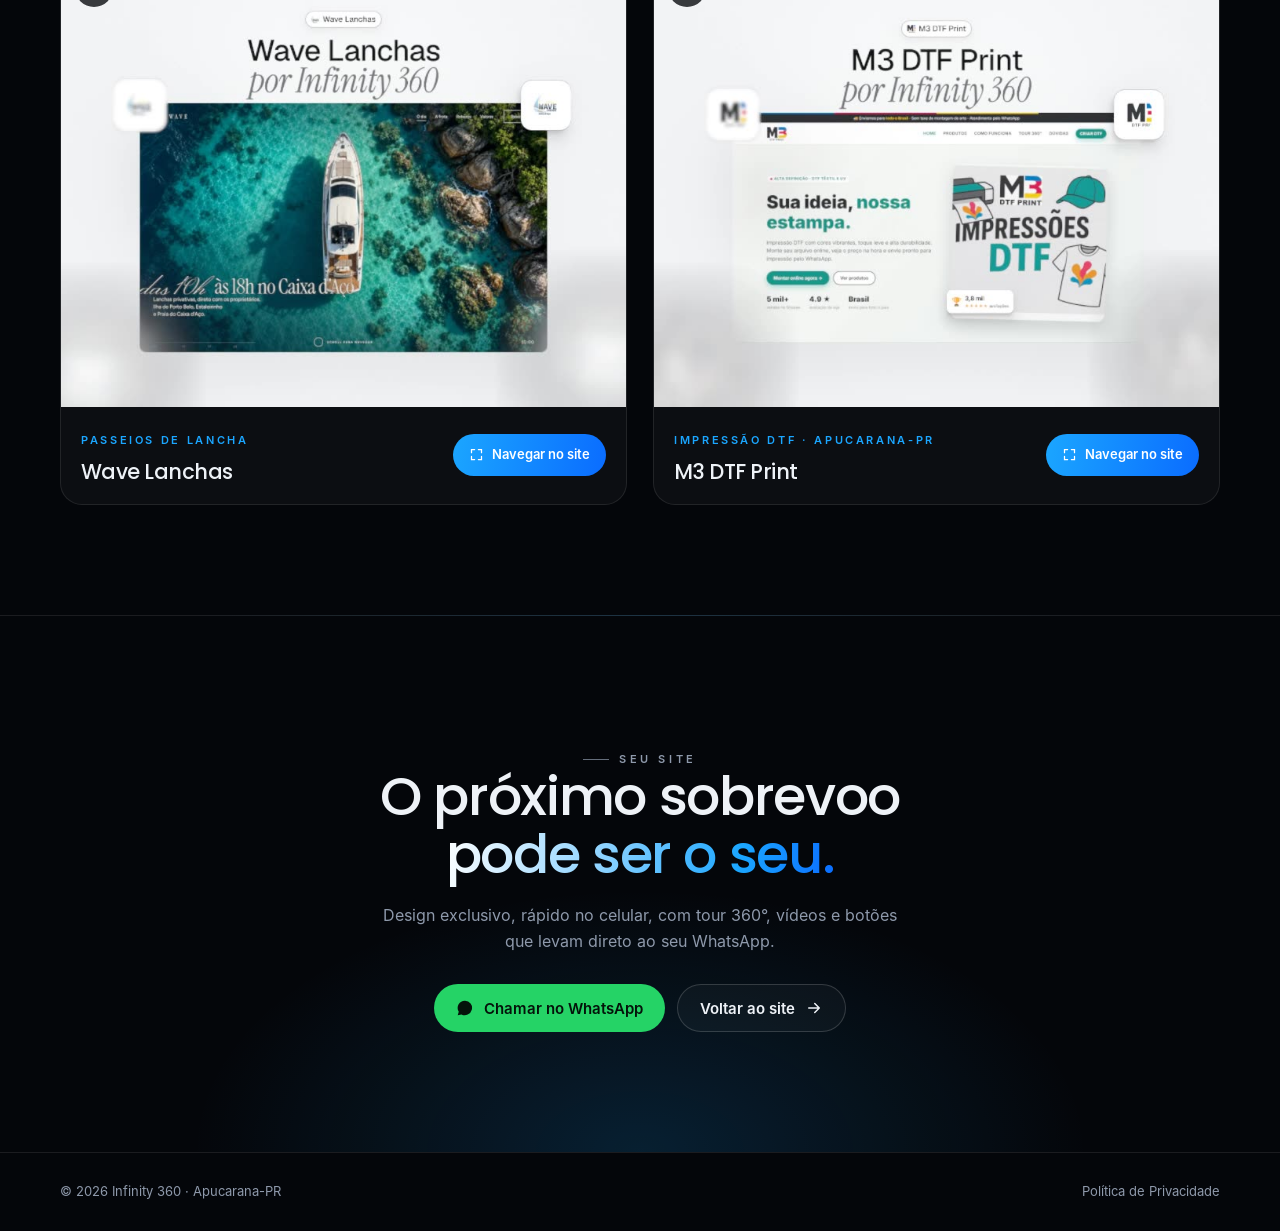
<file: sites-publicados.html>
<!doctype html>
<html lang="pt-BR">
<head>
<meta charset="utf-8">
<meta name="viewport" content="width=device-width, initial-scale=1, viewport-fit=cover">
<title>Sites publicados | Infinity 360 — sites desenvolvidos para empresas do Paraná</title>
<meta name="description" content="Sites desenvolvidos pela Infinity 360, em sobrevoo: veja cada página de ponta a ponta e navegue por ela aqui mesmo.">
<meta name="robots" content="index, follow">
<meta name="theme-color" content="#04060A">
<meta name="referrer" content="no-referrer">
<link rel="canonical" href="https://infinityview360.com.br/sites-publicados.html">
<meta property="og:type" content="website">
<meta property="og:locale" content="pt_BR">
<meta property="og:site_name" content="Infinity 360">
<meta property="og:title" content="Sites publicados | Infinity 360">
<meta property="og:description" content="Sites desenvolvidos pela Infinity 360, em sobrevoo.">
<meta property="og:image" content="https://infinityview360.com.br/sobrevoo-kanoa.jpg">
<link rel="icon" type="image/png" href="favicon.png">
<link rel="apple-touch-icon" href="apple-touch-icon.png">
<link rel="preload" href="poppins-medium.woff" as="font" type="font/woff" crossorigin>
<link rel="preload" href="inter-regular.woff" as="font" type="font/woff" crossorigin>
<style>
@font-face{font-family:"Poppins";src:url(poppins-regular.woff) format("woff");font-weight:400;font-display:swap}
@font-face{font-family:"Poppins";src:url(poppins-medium.woff) format("woff");font-weight:500 600;font-display:swap}
@font-face{font-family:"Poppins";src:url(poppins-bold.woff) format("woff");font-weight:700;font-display:swap}
@font-face{font-family:"Inter";src:url(inter-regular.woff) format("woff");font-weight:400;font-display:swap}
@font-face{font-family:"Inter";src:url(inter-medium.woff) format("woff");font-weight:500;font-display:swap}
@font-face{font-family:"Inter";src:url(inter-semibold.woff) format("woff");font-weight:600;font-display:swap}
@font-face{font-family:"Inter";src:url(inter-bold.woff) format("woff");font-weight:700;font-display:swap}
:root{
  --bg:#04060A;--bg-2:#070B12;--bg-3:#0B111B;--surface:rgba(255,255,255,.035);--line:rgba(255,255,255,.09);--line-2:rgba(255,255,255,.16);
  --text:#EEF2F7;--muted:#8E99AB;--blue:#1BA6FF;--blue-2:#0A6CFF;--wa:#25D366;
  --grad:linear-gradient(100deg,#ffffff 0%,#8fd3ff 40%,#1BA6FF 75%,#0A6CFF 100%);
  --ease:cubic-bezier(.22,1,.36,1);--pad:clamp(16px,4.5vw,40px);--radius:22px;
  --font-d:"Poppins","Segoe UI",system-ui,sans-serif;--font-b:"Inter","Segoe UI",system-ui,sans-serif;color-scheme:dark}
*,*::before,*::after{box-sizing:border-box}
html{scroll-behavior:smooth;-webkit-text-size-adjust:100%}
body{margin:0;background:var(--bg);color:var(--text);font:400 16px/1.65 var(--font-b);-webkit-font-smoothing:antialiased;overflow-x:hidden}
body.is-locked{overflow:hidden}
img{max-width:100%;display:block}
a{color:inherit;text-decoration:none}
button{font:inherit;color:inherit;background:none;border:0;padding:0;cursor:pointer}
h1,h2,h3{font-family:var(--font-d);font-weight:600;letter-spacing:-.025em;line-height:1.08;margin:0}
p{margin:0}
.container{width:min(1240px,100%);margin:0 auto;padding:0 var(--pad)}
.grad{background:var(--grad);-webkit-background-clip:text;background-clip:text;color:transparent}
.kicker{display:inline-flex;align-items:center;gap:10px;font:600 11px/1 var(--font-b);letter-spacing:.32em;text-transform:uppercase;color:var(--blue);margin:0 0 18px}
.kicker::before{content:"";width:26px;height:1px;background:currentColor;opacity:.7}
.btn{display:inline-flex;align-items:center;justify-content:center;gap:10px;min-height:48px;padding:0 22px;border-radius:999px;font:600 15px/1 var(--font-b);white-space:nowrap;transition:transform .4s var(--ease),background .3s,border-color .3s,box-shadow .4s var(--ease)}
.btn svg{width:18px;height:18px;transition:transform .4s var(--ease)}
.btn:hover svg{transform:translateX(3px)}
.btn-primary{background:linear-gradient(100deg,var(--blue),var(--blue-2));color:#fff;box-shadow:0 10px 30px -10px rgba(27,166,255,.6)}
.btn-primary:hover{transform:translateY(-2px);box-shadow:0 16px 40px -12px rgba(27,166,255,.75)}
.btn-ghost{border:1px solid var(--line-2);background:rgba(255,255,255,.03)}
.btn-ghost:hover{border-color:var(--blue)}
.btn-wa{background:var(--wa);color:#04130a}

/* topo */
.header{position:sticky;top:0;z-index:30;background:rgba(4,6,10,.72);backdrop-filter:blur(16px);-webkit-backdrop-filter:blur(16px);border-bottom:1px solid var(--line)}
.header-in{display:flex;align-items:center;justify-content:space-between;gap:16px;height:72px}
.brand img{height:34px;width:auto}
.header nav{display:flex;gap:26px;font-size:14px;color:var(--muted)}
.header nav a:hover{color:var(--text)}
@media(max-width:760px){.header nav{display:none}.brand img{height:28px}.header .btn{min-height:40px;padding:0 16px;font-size:13px}}

/* abertura */
.intro{position:relative;padding:clamp(70px,11vw,140px) 0 clamp(40px,6vw,70px);overflow:hidden}
.intro::before{content:"";position:absolute;inset:-30% -10% auto;height:120%;background:radial-gradient(50% 50% at 70% 30%,rgba(27,166,255,.18),transparent 70%);pointer-events:none}
.intro h1{font-size:clamp(40px,8vw,88px);max-width:12ch;text-wrap:balance}
.intro p{margin-top:22px;max-width:620px;color:var(--muted);font-size:clamp(16px,1.6vw,18px)}
.stats{display:flex;flex-wrap:wrap;gap:12px 34px;margin-top:34px;color:var(--muted);font-size:14px}
.stats b{display:block;font:600 clamp(26px,3vw,34px)/1 var(--font-d);color:var(--text);margin-bottom:6px}

/* seções */
.section{padding:clamp(60px,9vw,110px) 0;border-top:1px solid var(--line)}
.sec-head{display:flex;flex-wrap:wrap;align-items:flex-end;justify-content:space-between;gap:18px 40px;margin-bottom:clamp(28px,4vw,44px)}
.sec-head h2{font-size:clamp(32px,5.4vw,58px);max-width:14ch;text-wrap:balance}
.sec-head p{max-width:430px;color:var(--muted)}

/* tours */
.tours{display:grid;gap:22px}
@media(min-width:980px){.tours{grid-template-columns:330px 1fr;align-items:start}}
.tour-list{display:flex;flex-direction:column;gap:10px}
@media(max-width:979px){.tour-list{flex-direction:row;overflow-x:auto;scrollbar-width:none;margin:0 calc(var(--pad)*-1);padding:0 var(--pad) 4px;scroll-snap-type:x mandatory}.tour-list::-webkit-scrollbar{display:none}.tour-item{flex:0 0 auto;min-width:240px;scroll-snap-align:start}}
.tour-item{position:relative;display:flex;align-items:center;gap:14px;text-align:left;padding:14px 16px;border-radius:18px;border:1px solid var(--line);background:var(--surface);transition:border-color .3s,background .3s,transform .4s var(--ease)}
.tour-item:hover{border-color:var(--line-2);transform:translateX(3px)}
.tour-item[aria-selected="true"]{border-color:var(--blue);background:linear-gradient(100deg,rgba(27,166,255,.14),rgba(10,108,255,.04))}
.tour-n{flex:none;display:grid;place-items:center;width:42px;height:42px;border-radius:50%;border:1px solid var(--line-2);font:600 13px/1 var(--font-d);color:var(--muted);transition:.3s}
.tour-item[aria-selected="true"] .tour-n{background:var(--blue);border-color:var(--blue);color:#fff;box-shadow:0 0 18px rgba(27,166,255,.6)}
.tour-item strong{display:block;font:600 16px/1.25 var(--font-d)}
.tour-item small{display:block;color:var(--muted);font-size:13px;margin-top:3px}
.viewer{position:relative;border-radius:var(--radius);overflow:hidden;border:1px solid var(--line-2);background:var(--bg-3);box-shadow:0 40px 90px -40px rgba(27,166,255,.35)}
.viewer-bar{display:flex;align-items:center;gap:12px;height:50px;padding:0 10px 0 18px;border-bottom:1px solid var(--line);background:var(--bg-2)}
.viewer-bar .dots{display:flex;gap:6px}.viewer-bar .dots i{width:9px;height:9px;border-radius:50%;background:rgba(255,255,255,.16)}
.viewer-title{flex:1;min-width:0;font:500 14px/1 var(--font-b);color:var(--muted);white-space:nowrap;overflow:hidden;text-overflow:ellipsis}
.viewer-title b{color:var(--text);font-weight:600}
.icon-btn{display:inline-flex;align-items:center;gap:8px;height:36px;padding:0 14px;border-radius:999px;background:rgba(255,255,255,.06);font-size:13px;font-weight:600;transition:background .3s}
.icon-btn:hover{background:var(--blue);color:#fff}
.icon-btn svg{width:16px;height:16px}
.viewer-screen{position:relative;aspect-ratio:16/9;background:#000}
@media(max-width:760px){.viewer-screen{aspect-ratio:auto;height:min(68svh,560px)}}
.viewer-screen iframe{position:absolute;inset:0;width:100%;height:100%;border:0;display:block}
.poster{position:absolute;inset:0;display:grid;place-items:center;text-align:center;background:radial-gradient(60% 60% at 50% 45%,rgba(27,166,255,.22),transparent 70%),linear-gradient(180deg,#0b111b,#04060a)}
.poster::before{content:"";position:absolute;inset:0;background:repeating-linear-gradient(90deg,rgba(255,255,255,.03) 0 1px,transparent 1px 80px),repeating-linear-gradient(0deg,rgba(255,255,255,.03) 0 1px,transparent 1px 80px)}
.play{position:relative;display:flex;flex-direction:column;align-items:center;gap:14px}
.play-ring{display:grid;place-items:center;width:92px;height:92px;border-radius:50%;background:linear-gradient(135deg,var(--blue),var(--blue-2));box-shadow:0 0 0 10px rgba(27,166,255,.12),0 0 50px rgba(27,166,255,.55);transition:transform .5s var(--ease)}
.play:hover .play-ring{transform:scale(1.07)}
.play-ring svg{width:34px;height:34px;color:#fff}
.play strong{font:600 clamp(18px,2.2vw,24px)/1.2 var(--font-d)}
.play small{color:var(--muted);font-size:14px}
.load{position:absolute;inset:0;display:grid;place-items:center;color:var(--muted);font-size:14px;pointer-events:none}

/* sites */
.sites{display:grid;gap:22px}
@media(min-width:700px){.sites{grid-template-columns:repeat(2,1fr)}}
@media(min-width:1080px){.sites{grid-template-columns:repeat(3,1fr)}}
.site{position:relative;display:flex;flex-direction:column;text-align:left;border-radius:var(--radius);border:1px solid var(--line);background:var(--surface);overflow:hidden;transition:border-color .35s,transform .5s var(--ease),box-shadow .5s var(--ease)}
.site:hover{border-color:rgba(27,166,255,.6);transform:translateY(-4px);box-shadow:0 30px 60px -30px rgba(27,166,255,.45)}
.site-shot{position:relative;aspect-ratio:16/10;overflow:hidden;background:#0b111b;border-bottom:1px solid var(--line)}
.site-shot iframe{position:absolute;left:0;top:0;width:1440px;height:900px;border:0;transform-origin:0 0;pointer-events:none}
.site-shot .shade{position:absolute;inset:0;background:linear-gradient(180deg,transparent 55%,rgba(4,6,10,.75));opacity:0;transition:opacity .4s}
.site:hover .shade{opacity:1}
.site-open{position:absolute;left:50%;bottom:16px;transform:translate(-50%,10px);opacity:0;display:inline-flex;align-items:center;gap:8px;padding:10px 16px;border-radius:999px;background:var(--blue);color:#fff;font-size:13px;font-weight:600;white-space:nowrap;transition:opacity .4s,transform .5s var(--ease)}
.site-open svg{width:15px;height:15px}
.site:hover .site-open,.site:focus-visible .site-open{opacity:1;transform:translate(-50%,0)}
@media(hover:none){.site-open{opacity:1;transform:translate(-50%,0)}}
.site-info{padding:18px 20px 20px}
.site-info .cat{font:600 11px/1 var(--font-b);letter-spacing:.24em;text-transform:uppercase;color:var(--blue)}
.site-info h3{margin-top:10px;font-size:21px}
.site-info p{margin-top:6px;color:var(--muted);font-size:14px}

/* tela cheia */
.full{position:fixed;inset:0;z-index:100;display:flex;flex-direction:column;background:#000;opacity:0;visibility:hidden;transition:opacity .35s,visibility .35s}
.full.is-open{opacity:1;visibility:visible}
.full-bar{flex:none;display:flex;align-items:center;gap:10px;height:56px;padding:0 10px 0 16px;padding-top:env(safe-area-inset-top);box-sizing:content-box;background:var(--bg);border-bottom:1px solid var(--line)}
.full-bar img{height:24px;width:auto}
.full-title{flex:1;min-width:0;font:600 15px/1.2 var(--font-d);white-space:nowrap;overflow:hidden;text-overflow:ellipsis}
.seg{display:flex;padding:3px;border-radius:999px;background:rgba(255,255,255,.06)}
.seg button{height:30px;padding:0 12px;border-radius:999px;font-size:12px;font-weight:600;color:var(--muted)}
.seg button[aria-pressed="true"]{background:var(--blue);color:#fff}
@media(max-width:760px){.seg{display:none}.full-bar img{display:none}}
.full-stage{position:relative;flex:1;min-height:0;display:flex;justify-content:center;background:radial-gradient(60% 60% at 50% 40%,rgba(27,166,255,.12),transparent 70%),#05080d}
.full-stage iframe{width:100%;height:100%;border:0;display:block;background:#fff;transition:width .5s var(--ease)}
.full-stage.is-mobile{padding:18px 0}
.full-stage.is-mobile iframe{width:min(400px,100%);border-radius:26px;box-shadow:0 0 0 10px #10151d,0 30px 80px rgba(0,0,0,.6)}

/* chamada final */
.cta{text-align:center;padding:clamp(70px,10vw,120px) 0;border-top:1px solid var(--line);background:radial-gradient(50% 70% at 50% 100%,rgba(27,166,255,.16),transparent 70%)}
.cta h2{font-size:clamp(30px,5vw,54px);max-width:18ch;margin:0 auto;text-wrap:balance}
.cta p{margin:18px auto 0;max-width:520px;color:var(--muted)}
.cta .actions{display:flex;flex-wrap:wrap;justify-content:center;gap:12px;margin-top:30px}
.footer{padding:28px 0 calc(28px + env(safe-area-inset-bottom));border-top:1px solid var(--line);color:var(--muted);font-size:13px}
.footer .container{display:flex;flex-wrap:wrap;justify-content:space-between;gap:10px}
.footer a:hover{color:var(--text)}

.reveal{opacity:0;transform:translateY(24px);transition:opacity .9s var(--ease),transform .9s var(--ease)}
.reveal.is-in{opacity:1;transform:none}
@media(prefers-reduced-motion:reduce){*{transition-duration:.01ms!important;animation:none!important}.reveal{opacity:1;transform:none}}

.films{display:grid;gap:26px}
@media(min-width:820px){.films{grid-template-columns:repeat(2,1fr)}}
.film{border-radius:var(--radius);border:1px solid var(--line);background:var(--surface);overflow:hidden;transition:border-color .35s,transform .5s var(--ease),box-shadow .5s var(--ease)}
.film:hover{border-color:rgba(27,166,255,.55);box-shadow:0 30px 70px -35px rgba(27,166,255,.5)}
.film-media{position:relative;aspect-ratio:5/4;background:#eef0f3}
.film-media video{position:absolute;inset:0;width:100%;height:100%;object-fit:cover;display:block}
.film-n{position:absolute;left:14px;top:14px;display:grid;place-items:center;width:38px;height:38px;border-radius:50%;background:rgba(4,6,10,.78);backdrop-filter:blur(8px);font:600 12px/1 var(--font-d);color:#fff}
.film-info{display:flex;align-items:center;justify-content:space-between;gap:14px;padding:18px 20px 20px}
.film-info .cat{font:600 11px/1 var(--font-b);letter-spacing:.24em;text-transform:uppercase;color:var(--blue)}
.film-info h3{margin-top:9px;font-size:21px}
.film-open{flex:none;display:inline-flex;align-items:center;gap:8px;height:42px;padding:0 16px;border-radius:999px;background:linear-gradient(100deg,var(--blue),var(--blue-2));color:#fff;font-size:13px;font-weight:600;transition:transform .4s var(--ease),box-shadow .4s var(--ease)}
.film-open:hover{transform:translateY(-2px);box-shadow:0 12px 30px -10px rgba(27,166,255,.7)}
.film-open svg{width:15px;height:15px}
@media(max-width:520px){.film-info{flex-direction:column;align-items:flex-start}}
</style>
</head>
<body>
<svg width="0" height="0" style="position:absolute" aria-hidden="true">
  <symbol id="i-arrow" viewBox="0 0 24 24"><path d="M5 12h14M13 6l6 6-6 6" fill="none" stroke="currentColor" stroke-width="2" stroke-linecap="round" stroke-linejoin="round"/></symbol>
  <symbol id="i-play" viewBox="0 0 24 24"><path d="M8 5.5v13l10.5-6.5z" fill="currentColor"/></symbol>
  <symbol id="i-full" viewBox="0 0 24 24"><path d="M4 9V4h5M20 9V4h-5M4 15v5h5M20 15v5h-5" fill="none" stroke="currentColor" stroke-width="2" stroke-linecap="round"/></symbol>
  <symbol id="i-close" viewBox="0 0 24 24"><path d="M6 6l12 12M18 6 6 18" fill="none" stroke="currentColor" stroke-width="2" stroke-linecap="round"/></symbol>
  <symbol id="i-wa" viewBox="0 0 24 24"><path fill="currentColor" d="M12 2.2a9.7 9.7 0 0 0-8.3 14.8L2.3 21.8l4.9-1.3A9.7 9.7 0 1 0 12 2.2Zm4.4 11.7c-.2-.1-1.4-.7-1.7-.8-.2-.1-.4-.1-.5.1l-.8.9c-.1.2-.3.2-.5.1a6.6 6.6 0 0 1-3.3-2.9c-.2-.4.2-.4.7-1.3.1-.2 0-.3 0-.4l-.8-1.8c-.2-.5-.4-.4-.5-.4h-.5a.9.9 0 0 0-.7.3 2.8 2.8 0 0 0-.9 2.1 4.9 4.9 0 0 0 1 2.6 11.2 11.2 0 0 0 4.3 3.8c1.6.7 2.2.7 3 .6a2.6 2.6 0 0 0 1.7-1.2 2.1 2.1 0 0 0 .2-1.2c-.1-.2-.3-.3-.5-.4Z"/></symbol>
</svg>

<header class="header">
  <div class="container header-in">
    <a href="./" class="brand" aria-label="Infinity 360 — voltar ao site"><img src="logo-horizontal.png" alt="Infinity 360 — Expanda sua visão" width="517" height="97"></a>
    <nav aria-label="Navegação">
      <a href="#sites">Sites</a>
      <a href="portifolio.html">Portfólio</a>
      <a href="./">Voltar ao site</a>
    </nav>
    <a class="btn btn-primary" href="https://wa.me/5544999750719?text=Ol%C3%A1%2C%20Infinity%20360!%20Vi%20os%20sites%20publicados%20e%20quero%20um%20or%C3%A7amento." target="_blank" rel="noopener">Quero um site</a>
  </div>
</header>

<main>
  <section class="intro">
    <div class="container">
      <p class="kicker reveal">Sites publicados</p>
      <h1 class="reveal">Sites no ar, <span class="grad">em sobrevoo.</span></h1>
      <p class="reveal">Cada filme percorre o site de ponta a ponta, do topo ao rodapé. Gostou de um? Toque em “Navegar no site” e use como o cliente usa, aqui mesmo.</p>
      <div class="stats reveal"><span><b>10</b>sites em sobrevoo</span><span><b>14,5 s</b>de filme por site, do topo ao rodapé</span></div>
    </div>
  </section>

  <section class="section" id="sites">
    <div class="container">
      <div class="films">
        <article class="film reveal">
          <div class="film-media"><video src="sobrevoo-kanoa.mp4" poster="sobrevoo-kanoa.jpg" muted loop playsinline preload="none" aria-label="Sobrevoo do site Kanoa Sushi"></video><span class="film-n">01</span></div>
          <div class="film-info"><div><span class="cat">Restaurante japonês · Maringá-PR</span><h3>Kanoa Sushi</h3></div><button class="film-open" type="button" data-site="https://infinity-360.github.io/kanoasushi/" data-name="Kanoa Sushi"><svg><use href="#i-full"/></svg>Navegar no site</button></div>
        </article>
        <article class="film reveal">
          <div class="film-media"><video src="sobrevoo-fazbem.mp4" poster="sobrevoo-fazbem.jpg" muted loop playsinline preload="none" aria-label="Sobrevoo do site Faz Bem Restaurante"></video><span class="film-n">02</span></div>
          <div class="film-info"><div><span class="cat">Restaurante e marmitaria · Maringá-PR</span><h3>Faz Bem Restaurante</h3></div><button class="film-open" type="button" data-site="https://infinity-360.github.io/restaurantefazbem/" data-name="Faz Bem Restaurante"><svg><use href="#i-full"/></svg>Navegar no site</button></div>
        </article>
        <article class="film reveal">
          <div class="film-media"><video src="sobrevoo-lobeca.mp4" poster="sobrevoo-lobeca.jpg" muted loop playsinline preload="none" aria-label="Sobrevoo do site Lobeca Barbershop"></video><span class="film-n">03</span></div>
          <div class="film-info"><div><span class="cat">Barbearia · Apucarana-PR</span><h3>Lobeca Barbershop</h3></div><button class="film-open" type="button" data-site="https://infinity-360.github.io/lobeca/" data-name="Lobeca Barbershop"><svg><use href="#i-full"/></svg>Navegar no site</button></div>
        </article>
        <article class="film reveal">
          <div class="film-media"><video src="sobrevoo-santocro.mp4" poster="sobrevoo-santocro.jpg" muted loop playsinline preload="none" aria-label="Sobrevoo do site Santo Crô Cafeteria"></video><span class="film-n">04</span></div>
          <div class="film-info"><div><span class="cat">Cafeteria · Arapongas-PR</span><h3>Santo Crô Cafeteria</h3></div><button class="film-open" type="button" data-site="https://infinity-360.github.io/santocro/" data-name="Santo Crô Cafeteria"><svg><use href="#i-full"/></svg>Navegar no site</button></div>
        </article>
        <article class="film reveal">
          <div class="film-media"><video src="sobrevoo-polaco.mp4" poster="sobrevoo-polaco.jpg" muted loop playsinline preload="none" aria-label="Sobrevoo do site Polaco Lanches"></video><span class="film-n">05</span></div>
          <div class="film-info"><div><span class="cat">Lanchonete · Maringá-PR</span><h3>Polaco Lanches</h3></div><button class="film-open" type="button" data-site="https://infinity-360.github.io/polaco-lanches/" data-name="Polaco Lanches"><svg><use href="#i-full"/></svg>Navegar no site</button></div>
        </article>
        <article class="film reveal">
          <div class="film-media"><video src="sobrevoo-puracarne.mp4" poster="sobrevoo-puracarne.jpg" muted loop playsinline preload="none" aria-label="Sobrevoo do site Pura Carne"></video><span class="film-n">06</span></div>
          <div class="film-info"><div><span class="cat">Hamburgueria</span><h3>Pura Carne</h3></div><button class="film-open" type="button" data-site="https://infinity-360.github.io/puracarne-hamburgueria/" data-name="Pura Carne"><svg><use href="#i-full"/></svg>Navegar no site</button></div>
        </article>
        <article class="film reveal">
          <div class="film-media"><video src="sobrevoo-hudson.mp4" poster="sobrevoo-hudson.jpg" muted loop playsinline preload="none" aria-label="Sobrevoo do site Hudson Barbearia"></video><span class="film-n">07</span></div>
          <div class="film-info"><div><span class="cat">Barbearia · Apucarana-PR</span><h3>Hudson Barbearia</h3></div><button class="film-open" type="button" data-site="https://lucastows360.github.io/barbeariahudson/" data-name="Hudson Barbearia"><svg><use href="#i-full"/></svg>Navegar no site</button></div>
        </article>
        <article class="film reveal">
          <div class="film-media"><video src="sobrevoo-hudema.mp4" poster="sobrevoo-hudema.jpg" muted loop playsinline preload="none" aria-label="Sobrevoo do site Hudema Energy Drink"></video><span class="film-n">08</span></div>
          <div class="film-info"><div><span class="cat">Bebida energética</span><h3>Hudema Energy Drink</h3></div><button class="film-open" type="button" data-site="https://infinity-360.github.io/hudema-energy-drink/" data-name="Hudema Energy Drink"><svg><use href="#i-full"/></svg>Navegar no site</button></div>
        </article>
        <article class="film reveal">
          <div class="film-media"><video src="sobrevoo-wave.mp4" poster="sobrevoo-wave.jpg" muted loop playsinline preload="none" aria-label="Sobrevoo do site Wave Lanchas"></video><span class="film-n">09</span></div>
          <div class="film-info"><div><span class="cat">Passeios de lancha</span><h3>Wave Lanchas</h3></div><button class="film-open" type="button" data-site="https://infinity-360.github.io/wavelanchas/" data-name="Wave Lanchas"><svg><use href="#i-full"/></svg>Navegar no site</button></div>
        </article>
        <article class="film reveal">
          <div class="film-media"><video src="sobrevoo-m3.mp4" poster="sobrevoo-m3.jpg" muted loop playsinline preload="none" aria-label="Sobrevoo do site M3 DTF Print"></video><span class="film-n">10</span></div>
          <div class="film-info"><div><span class="cat">Impressão DTF · Apucarana-PR</span><h3>M3 DTF Print</h3></div><button class="film-open" type="button" data-site="https://infinity-360.github.io/m3dtfprint/" data-name="M3 DTF Print"><svg><use href="#i-full"/></svg>Navegar no site</button></div>
        </article>
      </div>
    </div>
  </section>

  <section class="cta">
    <div class="container">
      <p class="kicker reveal" style="justify-content:center">Seu site</p>
      <h2 class="reveal">O próximo sobrevoo <span class="grad">pode ser o seu.</span></h2>
      <p class="reveal">Design exclusivo, rápido no celular, com tour 360°, vídeos e botões que levam direto ao seu WhatsApp.</p>
      <div class="actions reveal">
        <a class="btn btn-wa" href="https://wa.me/5544999750719?text=Ol%C3%A1%2C%20Infinity%20360!%20Vi%20os%20sites%20publicados%20e%20quero%20um%20or%C3%A7amento." target="_blank" rel="noopener"><svg><use href="#i-wa"/></svg>Chamar no WhatsApp</a>
        <a class="btn btn-ghost" href="./">Voltar ao site<svg><use href="#i-arrow"/></svg></a>
      </div>
    </div>
  </section>
</main>

<footer class="footer">
  <div class="container"><span>© <span id="year">2026</span> Infinity 360 · Apucarana-PR</span><a href="privacidade.html">Política de Privacidade</a></div>
</footer>

<div class="full" id="full" role="dialog" aria-modal="true" aria-labelledby="fullTitle" aria-hidden="true">
  <div class="full-bar">
    <img src="logo-horizontal.png" alt="" width="517" height="97">
    <span class="full-title" id="fullTitle"></span>
    <div class="seg" id="fullSeg"><button type="button" data-view="desk" aria-pressed="true">Computador</button><button type="button" data-view="mobile" aria-pressed="false">Celular</button></div>
    <button class="icon-btn" type="button" id="fullClose"><svg><use href="#i-close"/></svg>Fechar</button>
  </div>
  <div class="full-stage" id="fullStage"></div>
</div>

<script>
(function () {
  "use strict";
  var $ = function (s, c) { return (c || document).querySelector(s); };
  var $$ = function (s, c) { return Array.prototype.slice.call((c || document).querySelectorAll(s)); };
  $("#year").textContent = new Date().getFullYear();
  var reduz = matchMedia("(prefers-reduced-motion: reduce)").matches;

  /* filmes: tocam só quando estão na tela (economiza dados no celular) */
  var vids = $$(".film video");
  if ("IntersectionObserver" in window) {
    var vio = new IntersectionObserver(function (es) {
      es.forEach(function (e) {
        var v = e.target;
        if (e.isIntersecting && e.intersectionRatio > 0.35 && !reduz) { v.preload = "auto"; v.play().catch(function () {}); }
        else v.pause();
      });
    }, { threshold: [0, 0.35, 0.7] });
    vids.forEach(function (v) { vio.observe(v); });
  }

  /* navegar no site em tela cheia, sem abrir outra aba */
  document.addEventListener("auxclick", function (e) { if (e.target.closest("[data-site]")) e.preventDefault(); });
  var full = $("#full"), stage = $("#fullStage"), seg = $("#fullSeg"), lastFocus = null;
  function setView(v) {
    stage.classList.toggle("is-mobile", v === "mobile");
    $$("button", seg).forEach(function (b) { b.setAttribute("aria-pressed", b.dataset.view === v ? "true" : "false"); });
  }
  $$("button", seg).forEach(function (b) { b.addEventListener("click", function () { setView(b.dataset.view); }); });
  function openFull(src, title) {
    lastFocus = document.activeElement;
    vids.forEach(function (v) { v.pause(); });
    stage.innerHTML = "";
    var f = document.createElement("iframe");
    f.src = src; f.title = title; f.setAttribute("allow", "fullscreen; autoplay; xr-spatial-tracking; gyroscope; accelerometer"); f.setAttribute("referrerpolicy", "no-referrer");
    stage.appendChild(f);
    $("#fullTitle").textContent = title;
    setView(innerWidth < 760 ? "mobile" : "desk");
    full.classList.add("is-open"); full.setAttribute("aria-hidden", "false");
    document.body.classList.add("is-locked");
    if (full.requestFullscreen && matchMedia("(hover: hover)").matches) full.requestFullscreen().catch(function () {});
    $("#fullClose").focus();
  }
  function closeFull() {
    if (!full.classList.contains("is-open")) return;
    full.classList.remove("is-open"); full.setAttribute("aria-hidden", "true");
    document.body.classList.remove("is-locked");
    if (document.fullscreenElement) document.exitFullscreen().catch(function () {});
    setTimeout(function () { stage.innerHTML = ""; }, 350);
    if (lastFocus) lastFocus.focus();
  }
  $$(".film-open").forEach(function (b) { b.addEventListener("click", function () { openFull(b.dataset.site, b.dataset.name); }); });
  $("#fullClose").addEventListener("click", closeFull);
  document.addEventListener("keydown", function (e) { if (e.key === "Escape") closeFull(); });
  document.addEventListener("fullscreenchange", function () { if (!document.fullscreenElement) closeFull(); });

  /* entrada suave */
  var rio = "IntersectionObserver" in window ? new IntersectionObserver(function (es) {
    es.forEach(function (e) { if (e.isIntersecting) { e.target.classList.add("is-in"); rio.unobserve(e.target); } });
  }, { rootMargin: "0px 0px -8% 0px" }) : null;
  $$(".reveal").forEach(function (el) { rio ? rio.observe(el) : el.classList.add("is-in"); });
})();
</script>
</body>
</html>
</file>
<file: style.css>
/* ==========================================================
   INFINITY 360 — Expanda sua visão
   Estilos principais (mobile first)
   ========================================================== */
@font-face{font-family:"Poppins";src:url("poppins-light.woff") format("woff");font-weight:300;font-style:normal;font-display:swap}
@font-face{font-family:"Poppins";src:url("poppins-regular.woff") format("woff");font-weight:400;font-style:normal;font-display:swap}
@font-face{font-family:"Poppins";src:url("poppins-medium.woff") format("woff");font-weight:500;font-style:normal;font-display:swap}
@font-face{font-family:"Poppins";src:url("poppins-medium.woff") format("woff");font-weight:600;font-style:normal;font-display:swap}
@font-face{font-family:"Poppins";src:url("poppins-bold.woff") format("woff");font-weight:700;font-style:normal;font-display:swap}
@font-face{font-family:"Inter";src:url("inter-regular.woff") format("woff");font-weight:400;font-style:normal;font-display:swap}
@font-face{font-family:"Inter";src:url("inter-medium.woff") format("woff");font-weight:500;font-style:normal;font-display:swap}
@font-face{font-family:"Inter";src:url("inter-semibold.woff") format("woff");font-weight:600;font-style:normal;font-display:swap}
@font-face{font-family:"Inter";src:url("inter-bold.woff") format("woff");font-weight:700;font-style:normal;font-display:swap}
:root{
  --bg:#04060A;
  --bg-2:#070B12;
  --bg-3:#0B111B;
  --surface:rgba(255,255,255,.035);
  --surface-2:rgba(255,255,255,.06);
  --line:rgba(255,255,255,.09);
  --line-2:rgba(255,255,255,.16);
  --text:#EEF2F7;
  --muted:#8E99AB;
  --dim:#5B6577;
  --blue:#1BA6FF;
  --blue-2:#0A6CFF;
  --blue-glow:rgba(27,166,255,.45);
  --silver:linear-gradient(180deg,#ffffff 0%,#c9d0da 55%,#8d97a6 100%);
  --grad:linear-gradient(100deg,#ffffff 0%,#8fd3ff 40%,#1BA6FF 75%,#0A6CFF 100%);
  --wa:#25D366;
  --radius:22px;
  --radius-sm:14px;
  --ease:cubic-bezier(.22,1,.36,1);
  --ease-io:cubic-bezier(.65,0,.35,1);
  --header-h:68px;
  --pad:clamp(16px,4.5vw,40px);
  --font-d:"Poppins","Segoe UI",system-ui,sans-serif;
  --font-b:"Inter","Segoe UI",system-ui,sans-serif;
  color-scheme:dark;
}
*,*::before,*::after{box-sizing:border-box}
html{scroll-behavior:smooth;-webkit-text-size-adjust:100%;scroll-padding-top:var(--header-h)}
body{margin:0;background:var(--bg);color:var(--text);font:400 16px/1.65 var(--font-b);-webkit-font-smoothing:antialiased;overflow-x:hidden}
body.is-loading{overflow:hidden}
img,video,canvas,iframe{display:block;max-width:100%}
a{color:inherit;text-decoration:none}
button{font:inherit;color:inherit;background:none;border:0;cursor:pointer;padding:0}
svg{width:1em;height:1em;flex:none}
h1,h2,h3{font-family:var(--font-d);margin:0;line-height:1.08;letter-spacing:-.025em;font-weight:600}
p{margin:0 0 1em}
ul,ol{margin:0;padding:0;list-style:none}
::selection{background:var(--blue);color:#fff}
:focus-visible{outline:2px solid var(--blue);outline-offset:3px;border-radius:6px}
.skip-link{position:fixed;left:12px;top:-60px;z-index:200;background:var(--blue);color:#fff;padding:10px 16px;border-radius:10px;transition:top .2s}
.skip-link:focus{top:12px}
.container{width:100%;max-width:1240px;margin:0 auto;padding:0 var(--pad)}
.section{position:relative;padding:clamp(80px,12vw,150px) 0}
.muted{color:var(--muted)}
.grad{background:var(--grad);-webkit-background-clip:text;background-clip:text;color:transparent}
em{font-style:normal}

/* ---------- tipografia ---------- */
.kicker{display:inline-flex;align-items:center;gap:10px;font:600 11px/1 var(--font-b);letter-spacing:.32em;text-transform:uppercase;color:var(--blue);margin:0 0 18px}
.kicker::before{content:"";width:26px;height:1px;background:currentColor;opacity:.7}
.kicker .dot{width:7px;height:7px;border-radius:50%;background:var(--blue);box-shadow:0 0 12px var(--blue);animation:pulse 2s infinite}
.hero .kicker::before{display:none}
.h2{font-size:clamp(32px,6.2vw,62px);font-weight:600;margin-bottom:22px;text-wrap:balance}
.h3{font-size:clamp(24px,3.4vw,34px);margin-bottom:12px}
.lead{font-size:clamp(16px,1.9vw,19px);color:#c3cad6;max-width:620px}
.sec-head{margin-bottom:clamp(40px,6vw,72px);max-width:760px}
.sec-head.center{margin-inline:auto;text-align:center}
.sec-head.center .kicker{justify-content:center}
.sec-head.center .kicker::before{display:none}

/* ---------- botões ---------- */
.btn{--h:50px;position:relative;display:inline-flex;align-items:center;justify-content:center;gap:10px;min-height:var(--h);padding:0 24px;border-radius:999px;font:600 15px/1 var(--font-b);letter-spacing:.01em;white-space:nowrap;overflow:hidden;isolation:isolate;transition:transform .4s var(--ease),box-shadow .4s var(--ease),background .3s,border-color .3s,color .3s}
.btn svg{width:18px;height:18px;transition:transform .4s var(--ease)}
.btn:hover svg:last-child{transform:translateX(4px)}
.btn-sm{--h:42px;padding:0 18px;font-size:14px}
.btn-lg{--h:56px;padding:0 28px;font-size:16px}
.btn-block{width:100%}
.btn-primary{background:linear-gradient(135deg,#38b6ff,#0A6CFF);color:#fff;box-shadow:0 10px 30px -10px var(--blue-glow),inset 0 1px 0 rgba(255,255,255,.35)}
.btn-primary::after,.btn-wa::after{content:"";position:absolute;inset:0;z-index:-1;background:linear-gradient(110deg,transparent 30%,rgba(255,255,255,.45) 50%,transparent 70%);transform:translateX(-120%);transition:transform .9s var(--ease)}
.btn-primary:hover,.btn-wa:hover{transform:translateY(-2px);box-shadow:0 18px 40px -12px var(--blue-glow),inset 0 1px 0 rgba(255,255,255,.35)}
.btn-primary:hover::after,.btn-wa:hover::after{transform:translateX(120%)}
.btn-ghost{border:1px solid var(--line-2);background:rgba(255,255,255,.03);backdrop-filter:blur(10px);-webkit-backdrop-filter:blur(10px)}
.btn-ghost:hover{border-color:var(--blue);background:rgba(27,166,255,.08);transform:translateY(-2px)}
.btn-wa{background:linear-gradient(135deg,#2fe07a,#13a956);color:#04140a;box-shadow:0 10px 30px -10px rgba(37,211,102,.5)}
.btn-wa svg:first-child{width:20px;height:20px}
.icon-btn{display:grid;place-items:center;width:42px;height:42px;border-radius:50%;border:1px solid var(--line-2);background:rgba(255,255,255,.04);transition:.3s}
.icon-btn:hover{border-color:var(--blue);color:var(--blue)}
.icon-btn svg{width:18px;height:18px}

/* ==========================================================
   INTRO — animação da logo
   ========================================================== */
#intro{position:fixed;inset:0;z-index:300;display:grid;place-items:center;background:radial-gradient(ellipse at 50% 45%,#0b1626 0%,#04060A 60%);overflow:hidden;transition:opacity .9s var(--ease),visibility .9s}
#intro.is-done{opacity:0;visibility:hidden;pointer-events:none}
.intro-grid{position:absolute;inset:-20%;background-image:linear-gradient(rgba(27,166,255,.07) 1px,transparent 1px),linear-gradient(90deg,rgba(27,166,255,.07) 1px,transparent 1px);background-size:60px 60px;mask-image:radial-gradient(circle at 50% 50%,#000 0%,transparent 55%);-webkit-mask-image:radial-gradient(circle at 50% 50%,#000 0%,transparent 55%);transform:perspective(600px) rotateX(55deg) translateY(10%);opacity:0;animation:introGrid 2.6s .2s var(--ease) forwards}
.intro-stage{position:relative;display:flex;flex-direction:column;align-items:center;gap:clamp(18px,3vw,28px);width:min(560px,82vw);transition:transform 1.1s var(--ease-io),filter 1.1s var(--ease-io),opacity 1.1s}
#intro.is-out .intro-stage{transform:scale(2.6);filter:blur(14px);opacity:0}
.intro-mark{position:relative;width:min(300px,56vw);aspect-ratio:388/234}
.intro-n{position:absolute;inset:0;width:100%;height:100%;object-fit:contain;
  --a:0deg;
  -webkit-mask-image:conic-gradient(from 200deg at 52% 55%,#000 var(--a),transparent calc(var(--a) + 40deg));
  mask-image:conic-gradient(from 200deg at 52% 55%,#000 var(--a),transparent calc(var(--a) + 40deg));
  filter:drop-shadow(0 0 0 rgba(27,166,255,0));
  animation:introReveal 1.5s .35s var(--ease-io) forwards, introGlow 2.2s 1.4s ease-out forwards}
@property --a{syntax:"<angle>";inherits:false;initial-value:0deg}
.intro-orbit{position:absolute;left:-8%;top:-6%;width:116%;height:112%;overflow:visible;filter:drop-shadow(0 0 8px var(--blue))}
.intro-orbit ellipse{stroke-dasharray:.22 1;stroke-dashoffset:.22;opacity:0;animation:introOrbit 1.6s .3s var(--ease-io) forwards}
.intro-focus{position:absolute;right:-24%;top:-4%;width:23%;height:auto;opacity:0;transform:scale(1.9);animation:introFocus .7s 1.45s var(--ease) forwards}
.intro-flare{position:absolute;right:-17%;top:13%;width:10px;height:10px;border-radius:50%;background:#fff;box-shadow:0 0 30px 12px var(--blue),0 0 80px 30px rgba(27,166,255,.35);opacity:0;animation:introFlare 1s 1.95s ease-out forwards}
.intro-word{position:relative;width:100%;overflow:hidden;clip-path:inset(0 50% 0 50%);animation:introWord 1.1s 1.7s var(--ease-io) forwards}
.intro-word img{width:100%;height:auto}
.intro-word::after{content:"";position:absolute;inset:0;background:linear-gradient(100deg,transparent 35%,rgba(255,255,255,.85) 50%,transparent 65%);mix-blend-mode:overlay;transform:translateX(-100%);animation:introShine 1.4s 2.4s ease-in-out forwards}
.intro-load{width:120px;height:2px;border-radius:2px;background:rgba(255,255,255,.08);overflow:hidden;margin-top:6px}
.intro-load i{display:block;height:100%;width:0;background:var(--grad);transition:width .3s}
.intro-skip{position:absolute;right:20px;bottom:calc(20px + env(safe-area-inset-bottom));font-size:12px;letter-spacing:.2em;text-transform:uppercase;color:var(--muted);padding:10px 14px;border:1px solid var(--line);border-radius:999px;opacity:0;animation:fadeIn .5s 1s forwards}
.intro-skip:hover{color:#fff;border-color:var(--blue)}
@keyframes introReveal{to{--a:360deg}}
@keyframes introGlow{0%{filter:drop-shadow(0 0 0 rgba(27,166,255,0))}40%{filter:drop-shadow(0 0 26px rgba(27,166,255,.7))}100%{filter:drop-shadow(0 0 10px rgba(27,166,255,.25))}}
@keyframes introOrbit{0%{opacity:0;stroke-dashoffset:.22}15%{opacity:1}85%{opacity:1}100%{opacity:0;stroke-dashoffset:-1}}
@keyframes introFocus{0%{opacity:0;transform:scale(1.9)}60%{opacity:1;transform:scale(.92)}100%{opacity:1;transform:scale(1)}}
@keyframes introFlare{0%{opacity:0;transform:scale(.2)}30%{opacity:1;transform:scale(1.4)}100%{opacity:0;transform:scale(.6)}}
@keyframes introWord{to{clip-path:inset(0 0 0 0)}}
@keyframes introShine{to{transform:translateX(100%)}}
@keyframes introGrid{to{opacity:1}}
@keyframes fadeIn{to{opacity:1}}
@keyframes pulse{0%,100%{opacity:1}50%{opacity:.35}}

/* ==========================================================
   HEADER
   ========================================================== */
.header{position:fixed;inset:0 0 auto;z-index:100;padding-top:env(safe-area-inset-top);transition:background .4s,backdrop-filter .4s,transform .5s var(--ease),border-color .4s;border-bottom:1px solid transparent;transform:translateY(-110%)}
body.is-ready .header{transform:none}
.header.is-scrolled{background:rgba(4,6,10,.72);backdrop-filter:blur(18px) saturate(140%);-webkit-backdrop-filter:blur(18px) saturate(140%);border-color:var(--line)}
.header-in{display:flex;align-items:center;justify-content:space-between;gap:20px;height:var(--header-h);max-width:1360px;margin:0 auto;padding:0 var(--pad)}
.brand img{height:34px;width:auto}
.nav{display:none}
.nav a{position:relative;font-size:14px;font-weight:500;color:#c6ccd6;padding:8px 2px;transition:color .3s}
.nav a::after{content:"";position:absolute;left:0;right:0;bottom:2px;height:1px;background:var(--blue);transform:scaleX(0);transform-origin:right;transition:transform .5s var(--ease)}
.nav a:hover,.nav a.is-active{color:#fff}
.nav a:hover::after,.nav a.is-active::after{transform:scaleX(1);transform-origin:left}
.header-cta{display:flex;align-items:center;gap:12px}
.header-cta .btn{display:none}
.burger{position:relative;width:44px;height:44px;border-radius:50%;border:1px solid var(--line-2);background:rgba(255,255,255,.04)}
.burger span{position:absolute;left:13px;right:13px;height:1.6px;background:#fff;border-radius:2px;transition:transform .5s var(--ease),top .5s var(--ease)}
.burger span:first-child{top:17px}.burger span:last-child{top:25px}
.burger[aria-expanded="true"] span:first-child{top:21px;transform:rotate(45deg)}
.burger[aria-expanded="true"] span:last-child{top:21px;transform:rotate(-45deg)}
.scroll-progress{position:absolute;left:0;right:0;bottom:-1px;height:2px}
.scroll-progress i{display:block;height:100%;width:100%;transform-origin:left;transform:scaleX(0);background:var(--grad)}
.menu-mobile{position:fixed;inset:0;z-index:90;display:flex;flex-direction:column;justify-content:center;gap:36px;padding:calc(var(--header-h) + 20px) var(--pad) 40px;background:rgba(4,6,10,.96);backdrop-filter:blur(20px);-webkit-backdrop-filter:blur(20px);opacity:0;transition:opacity .4s}
.menu-mobile.is-open{opacity:1}
.menu-mobile nav{display:flex;flex-direction:column}
.menu-mobile nav a{display:flex;align-items:baseline;gap:16px;font:600 clamp(28px,8vw,40px)/1.25 var(--font-d);letter-spacing:-.02em;padding:8px 0;border-bottom:1px solid var(--line);opacity:0;transform:translateY(16px);transition:opacity .5s var(--ease),transform .5s var(--ease),color .3s}
.menu-mobile nav a small{font:500 12px var(--font-b);color:var(--blue);letter-spacing:.15em}
.menu-mobile.is-open nav a{opacity:1;transform:none}
.menu-mobile nav a:hover{color:var(--blue)}
.menu-mobile.is-open nav a:nth-child(2){transition-delay:.05s}.menu-mobile.is-open nav a:nth-child(3){transition-delay:.1s}.menu-mobile.is-open nav a:nth-child(4){transition-delay:.15s}.menu-mobile.is-open nav a:nth-child(5){transition-delay:.2s}.menu-mobile.is-open nav a:nth-child(6){transition-delay:.25s}

/* ==========================================================
   HERO — panorama 360°
   ========================================================== */
.hero{position:relative;min-height:100svh;display:flex;flex-direction:column;justify-content:center;padding:calc(var(--header-h) + 40px) 0 90px;overflow:hidden;isolation:isolate}
.hero-pano{position:absolute;inset:0;z-index:-3;cursor:grab;touch-action:pan-y}
.hero-pano:active{cursor:grabbing}
.hero-pano canvas{position:absolute;inset:0;width:100%!important;height:100%!important}
.pano-fallback{position:absolute;inset:0;width:100%;height:100%;object-fit:cover;transition:opacity 1s}
.hero-pano.has-webgl .pano-fallback{opacity:0}
.hero-shade{position:absolute;inset:0;z-index:-2;pointer-events:none;background:
  linear-gradient(180deg,rgba(4,6,10,.75) 0%,rgba(4,6,10,.25) 30%,rgba(4,6,10,.35) 65%,var(--bg) 100%),
  linear-gradient(90deg,rgba(4,6,10,.88) 0%,rgba(4,6,10,.55) 50%,rgba(4,6,10,.15) 100%)}
.hero-grid-lines{position:absolute;inset:0;z-index:-1;pointer-events:none;background-image:linear-gradient(90deg,rgba(255,255,255,.04) 1px,transparent 1px);background-size:calc(100%/6) 100%;mask-image:linear-gradient(180deg,transparent,#000 30%,#000 70%,transparent);-webkit-mask-image:linear-gradient(180deg,transparent,#000 30%,#000 70%,transparent)}
.hero-in{display:grid;gap:48px;align-items:center;pointer-events:none}
.hero-in>*{pointer-events:auto}
.hero-copy{max-width:680px}
.hero-title{font-size:clamp(40px,8.6vw,82px);font-weight:600;letter-spacing:-.04em;line-height:1;margin-bottom:24px}
.hero-title .line{display:block;overflow:hidden;padding-bottom:.08em;margin-bottom:-.08em}
.hero-title .line>span{display:inline-block;transform:translateY(110%);transition:transform 1.2s var(--ease)}
.hero-title em{font-weight:300;font-style:normal}
.hero-title em.grad{font-weight:600}
body.is-ready .hero-title .line>span{transform:none}
body.is-ready .hero-title .line:nth-child(2)>span{transition-delay:.1s}
body.is-ready .hero-title .line:nth-child(3)>span{transition-delay:.2s}
.hero-sub{font-size:clamp(16px,2vw,19px);color:#c9d0db;max-width:560px;margin-bottom:32px}
.hero-actions{display:flex;flex-wrap:wrap;gap:12px}
.hero-hint{display:flex;align-items:center;gap:8px;margin:28px 0 0;font-size:13px;color:var(--muted)}
.hero-hint svg{width:22px;height:22px;color:var(--blue);animation:spinY 4s linear infinite}
@keyframes spinY{0%{transform:rotateY(0)}100%{transform:rotateY(360deg)}}
.hero-anim{opacity:0;transform:translateY(24px);transition:opacity 1s var(--ease),transform 1s var(--ease)}
body.is-ready .hero-anim{opacity:1;transform:none}
body.is-ready .hero-sub{transition-delay:.35s}
body.is-ready .hero-actions{transition-delay:.5s}
body.is-ready .hero-hint{transition-delay:.65s}
body.is-ready .tour-card{transition-delay:.55s}

/* cartão do tour (projeto real) */
.tour-card{position:relative;width:100%;max-width:520px;justify-self:end}
.tour-card-tag{display:inline-flex;align-items:center;gap:8px;margin-bottom:12px;padding:9px 16px;border-radius:999px;background:rgba(8,14,24,.75);border:1px solid var(--line-2);backdrop-filter:blur(10px);-webkit-backdrop-filter:blur(10px);font:700 11px/1 var(--font-b);letter-spacing:.14em;text-transform:uppercase}
.tour-card-tag i{width:7px;height:7px;border-radius:50%;background:var(--blue);box-shadow:0 0 10px var(--blue);animation:pulse 1.6s infinite}
.tour-card-frame{position:relative;padding:10px;border-radius:24px;background:linear-gradient(160deg,rgba(27,166,255,.35),rgba(255,255,255,.06) 30%,rgba(255,255,255,.03) 70%,rgba(27,166,255,.25));box-shadow:0 30px 80px -30px rgba(0,0,0,.9),0 0 0 1px rgba(255,255,255,.06)}
.tour-card-preview{position:relative;aspect-ratio:16/10;border-radius:16px;overflow:hidden;background:#0a1220 url("pano-360-blur.webp") center/cover}
.tour-card-preview .tsp-pano::after{background:linear-gradient(90deg,rgba(4,8,14,.7),rgba(4,8,14,.05))}
.tour-card-preview iframe{position:absolute;inset:0;width:100%;height:100%;border:0;pointer-events:none;opacity:0;transition:opacity 1.2s}
.tour-card-preview iframe.is-loaded{opacity:1}
.tour-card-glass{position:absolute;left:14px;top:14px;bottom:14px;width:min(64%,300px);z-index:2;display:flex;flex-direction:column;padding:16px;border-radius:14px;background:rgba(10,16,26,.62);border:1px solid rgba(255,255,255,.14);backdrop-filter:blur(14px);-webkit-backdrop-filter:blur(14px)}
.badge-360{align-self:flex-start;padding:5px 9px;border-radius:999px;background:rgba(27,166,255,.18);border:1px solid rgba(27,166,255,.45);font:700 9px/1 var(--font-b);letter-spacing:.14em;text-transform:uppercase;color:#9fdcff;margin-bottom:10px}
.tour-card-glass .eyebrow{margin:0 0 4px;font-size:9.5px;letter-spacing:.18em;text-transform:uppercase;color:var(--blue);font-weight:700}
.tour-card-glass h2{font-size:clamp(17px,2vw,22px);line-height:1.12;margin-bottom:8px}
.tour-card-glass h2 em{color:var(--blue)}
.tour-card-desc{font-size:11.5px;line-height:1.45;color:#b9c2cf;margin-bottom:auto}
.tour-card-stats{display:flex;gap:14px;margin-top:10px;font-size:11px;color:#b9c2cf}
.tour-card-stats b{font-family:var(--font-d);font-size:15px;color:#fff;margin-right:3px}
.tour-ring{position:absolute;right:14%;top:50%;z-index:1;width:clamp(70px,22%,110px);aspect-ratio:1;transform:translateY(-50%);display:grid;place-items:center;border-radius:50%;border:1.5px solid rgba(255,255,255,.6);font:600 clamp(16px,2vw,22px) var(--font-d);text-shadow:0 2px 12px rgba(0,0,0,.6)}
.tour-ring::before{content:"";position:absolute;inset:-8px;border-radius:50%;border:1.5px dashed rgba(27,166,255,.7);animation:spin 14s linear infinite}
@keyframes spin{to{transform:rotate(360deg)}}
.tour-card-btn{display:flex;align-items:center;justify-content:space-between;width:100%;margin-top:10px;padding:18px 20px;border-radius:14px;background:linear-gradient(135deg,#38b6ff,#0A6CFF);font:700 16px var(--font-b);color:#fff;transition:filter .3s,transform .4s var(--ease)}
.tour-card-btn svg{width:22px;height:22px;transition:transform .4s var(--ease)}
.tour-card-btn:hover{filter:brightness(1.1)}
.tour-card-btn:hover svg{transform:translateX(5px)}
.tour-card-foot{display:flex;align-items:center;justify-content:space-between;margin-top:8px;padding:16px 18px;border-radius:16px;background:rgba(8,13,22,.7);border:1px solid var(--line);backdrop-filter:blur(10px);-webkit-backdrop-filter:blur(10px)}
.tour-card-foot strong{display:block;font-family:var(--font-d);letter-spacing:.02em}
.tour-card-foot span{font-size:13px;color:var(--muted)}
.pill-360{display:grid;place-items:center;width:44px;height:44px;border-radius:50%;border:1px solid rgba(27,166,255,.5);color:var(--blue)!important;font:600 12px var(--font-d)}
.scroll-cue{position:absolute;left:50%;bottom:24px;width:26px;height:42px;margin-left:-13px;border-radius:14px;border:1.5px solid rgba(255,255,255,.35)}
.scroll-cue span{position:absolute;left:50%;top:8px;width:3px;height:8px;margin-left:-1.5px;border-radius:2px;background:#fff;animation:cue 1.8s infinite}
@keyframes cue{0%{opacity:0;transform:translateY(0)}40%{opacity:1}100%{opacity:0;transform:translateY(14px)}}

/* faixa */
.marquee{position:relative;overflow:hidden;border-block:1px solid var(--line);background:linear-gradient(90deg,var(--bg),rgba(27,166,255,.05),var(--bg));padding:20px 0}
.marquee-track{display:flex;width:max-content;animation:marquee 40s linear infinite}
.marquee span{display:inline-flex;align-items:center;gap:14px;padding:0 34px;font:500 clamp(15px,2vw,20px) var(--font-d);color:#cfd6e0;white-space:nowrap}
.marquee span::after{content:"";width:6px;height:6px;border-radius:50%;background:var(--blue);margin-left:34px;box-shadow:0 0 10px var(--blue)}
.marquee img{height:26px;width:auto;opacity:.9}
.marquee svg{width:26px;height:26px;color:#e6ebf2}
@keyframes marquee{to{transform:translateX(-50%)}}

/* ==========================================================
   SOBRE
   ========================================================== */
.about-grid{display:grid;gap:60px;align-items:center}
.about-copy>p:not(.kicker):not(.lead){color:var(--muted);max-width:600px}
.about-pillars{display:grid;gap:14px;margin-top:34px}
.about-pillars li{display:flex;gap:16px;padding:18px;border-radius:var(--radius-sm);background:var(--surface);border:1px solid var(--line);transition:border-color .4s,background .4s}
.about-pillars li:hover{border-color:rgba(27,166,255,.4);background:rgba(27,166,255,.05)}
.about-pillars svg{width:30px;height:30px;color:var(--blue);margin-top:2px}
.about-pillars strong{display:block;font-family:var(--font-d);font-weight:600;margin-bottom:2px}
.about-pillars span{font-size:14.5px;color:var(--muted);line-height:1.5}
.about-media{position:relative;min-height:440px}
.about-img{position:absolute;margin:0;border-radius:var(--radius);overflow:hidden;border:1px solid var(--line-2);box-shadow:0 40px 80px -40px #000}
.about-img img{width:100%;height:100%;object-fit:cover}
.about-img.a1{left:0;top:0;width:64%;aspect-ratio:4/5}
.about-img.a2{right:0;bottom:0;width:52%;aspect-ratio:4/5}
.about-badge{position:absolute;left:4%;bottom:6%;z-index:2;display:flex;align-items:center;gap:12px;padding:14px 18px;border-radius:16px;background:rgba(6,10,17,.8);border:1px solid var(--line-2);backdrop-filter:blur(14px);-webkit-backdrop-filter:blur(14px)}
.about-badge img{width:62px;height:auto}
.about-badge span{font:600 11px/1.3 var(--font-b);letter-spacing:.2em;text-transform:uppercase;color:#cfd6e0}

/* ==========================================================
   DRONE — vídeo controlado pela rolagem
   ========================================================== */
.drone{position:relative;height:420vh;background:#000}
.drone-sticky{position:sticky;top:0;height:100vh;height:100svh;overflow:hidden;display:grid;place-items:center}
.drone-bg-word{position:absolute;left:50%;top:50%;transform:translate(-50%,-50%);font:700 clamp(90px,24vw,360px)/1 var(--font-d);letter-spacing:-.05em;color:transparent;-webkit-text-stroke:1px rgba(255,255,255,.07);white-space:nowrap;user-select:none}
#droneCanvas{position:relative;z-index:1;width:min(92vw,880px);height:auto;aspect-ratio:576/320;transform:translateY(-6vh)}
.drone-hud{position:absolute;inset:max(80px,10vh) max(16px,4vw) max(40px,6vh);pointer-events:none;font:600 11px/1 var(--font-b);letter-spacing:.18em;color:rgba(255,255,255,.55)}
.hud-c{position:absolute;width:26px;height:26px;border:1.5px solid rgba(255,255,255,.4)}
.hud-c.tl{left:0;top:0;border-right:0;border-bottom:0}.hud-c.tr{right:0;top:0;border-left:0;border-bottom:0}.hud-c.bl{left:0;bottom:0;border-right:0;border-top:0}.hud-c.br{right:0;bottom:0;border-left:0;border-top:0}
.hud-rec{position:absolute;left:38px;top:8px;display:flex;align-items:center;gap:8px;color:#fff}
.hud-rec i{width:8px;height:8px;border-radius:50%;background:#ff3b3b;box-shadow:0 0 10px #ff3b3b;animation:pulse 1.2s infinite}
.hud-res{position:absolute;right:38px;top:8px}
.hud-mode{position:absolute;left:38px;bottom:8px;display:none}
.hud-pct{position:absolute;right:38px;bottom:8px;color:var(--blue)}
.hud-pct b{font-weight:700}
.drone-steps{position:absolute;z-index:2;left:var(--pad);right:var(--pad);bottom:max(70px,11vh);display:grid}
.drone-step{grid-area:1/1;max-width:440px;opacity:0;transform:translateY(30px);transition:opacity .6s var(--ease),transform .8s var(--ease);pointer-events:none}
.drone-step.is-active{opacity:1;transform:none;pointer-events:auto}
.drone-step .num{display:block;font:600 12px var(--font-b);letter-spacing:.3em;color:var(--blue);margin-bottom:10px}
.drone-step h3{font-size:clamp(28px,5vw,48px);margin-bottom:12px}
.drone-step h3 em{background:var(--grad);-webkit-background-clip:text;background-clip:text;color:transparent}
.drone-step p{color:#b9c2cf;font-size:clamp(15px,1.7vw,17px);margin-bottom:18px}
.drone-progress{position:absolute;left:var(--pad);right:var(--pad);bottom:max(36px,5vh);height:2px;background:rgba(255,255,255,.08);border-radius:2px;overflow:hidden}
.drone-progress i{display:block;height:100%;width:100%;transform-origin:left;transform:scaleX(0);background:var(--grad)}

/* ==========================================================
   SERVIÇOS
   ========================================================== */
.svc-grid{display:grid;gap:20px}
.svc-card{position:relative;display:flex;flex-direction:column;border-radius:var(--radius);background:linear-gradient(180deg,rgba(255,255,255,.05),rgba(255,255,255,.015));border:1px solid var(--line);overflow:hidden;transition:transform .6s var(--ease),border-color .4s,box-shadow .6s var(--ease)}
.svc-card::before{content:"";position:absolute;inset:0;z-index:0;pointer-events:none;background:radial-gradient(400px circle at var(--mx,50%) var(--my,0%),rgba(27,166,255,.14),transparent 60%);opacity:0;transition:opacity .4s}
.svc-card:hover{transform:translateY(-6px);border-color:rgba(27,166,255,.45);box-shadow:0 30px 60px -30px rgba(27,166,255,.35)}
.svc-card:hover::before{opacity:1}
.svc-media{position:relative;aspect-ratio:16/10;overflow:hidden;background:var(--bg-3)}
.svc-media>img{width:100%;height:100%;object-fit:cover;transition:transform 1.2s var(--ease)}
.svc-card:hover .svc-media>img{transform:scale(1.07)}
.svc-media::after{content:"";position:absolute;inset:0;background:linear-gradient(180deg,transparent 45%,rgba(4,6,10,.85))}
.svc-icon{position:absolute;left:18px;bottom:-1px;z-index:2;display:grid;place-items:center;width:58px;height:58px;border-radius:16px 16px 0 0;background:var(--bg-2);border:1px solid var(--line);border-bottom:0}
.svc-icon img{width:36px;height:auto}
.svc-icon svg{width:30px;height:30px}
.svc-body{position:relative;z-index:1;display:flex;flex-direction:column;flex:1;padding:24px 22px 22px}
.svc-body h3{font-size:22px;margin-bottom:10px}
.svc-body>p{color:var(--muted);font-size:15px}
.svc-list{display:grid;gap:8px;margin:2px 0 22px}
.svc-list li{position:relative;padding-left:24px;font-size:14px;color:#cdd4de}
.svc-list li::before{content:"";position:absolute;left:0;top:7px;width:12px;height:7px;border-left:2px solid var(--blue);border-bottom:2px solid var(--blue);transform:rotate(-45deg)}
.svc-more-btn{margin-top:auto;align-self:flex-start;display:inline-flex;align-items:center;gap:8px;padding:10px 0;font-weight:600;font-size:14.5px;color:#fff;border-bottom:1px solid rgba(27,166,255,.6)}
.svc-more-btn svg{width:16px;height:16px;color:var(--blue);transition:transform .4s var(--ease)}
.svc-more-btn:hover svg{transform:translateX(4px)}
.svc-card-cta{justify-content:center;padding:34px 26px;background:radial-gradient(circle at 30% 0%,rgba(27,166,255,.25),transparent 60%),linear-gradient(180deg,#0b1626,#060a12);border-color:rgba(27,166,255,.3)}
.svc-cta-logo{width:110px;height:auto;margin-bottom:20px}
.svc-card-cta h3{font-size:26px;margin-bottom:12px}
.svc-card-cta p{color:#b9c2cf;margin-bottom:24px}
.svc-card-cta .btn{align-self:flex-start;white-space:normal;text-align:left;line-height:1.25;padding-block:12px}
.svc-media-site{background:radial-gradient(circle at 50% 120%,rgba(27,166,255,.3),transparent 60%),#0a111c;display:grid;place-items:center;padding:16px 16px 0}
.svc-media-site::after{display:none}

/* mini navegador com site ao vivo */
.mini-browser{position:relative;width:100%;height:100%;border-radius:10px 10px 0 0;overflow:hidden;background:#0d1420;border:1px solid var(--line-2);border-bottom:0}
.mb-bar{display:flex;gap:5px;align-items:center;height:20px;padding:0 9px;background:#141c2a;border-bottom:1px solid var(--line)}
.mb-bar i{width:6px;height:6px;border-radius:50%;background:#3a4558}
.mb-bar i:first-child{background:#ff5f57}.mb-bar i:nth-child(2){background:#febc2e}.mb-bar i:nth-child(3){background:#28c840}
.live-thumb{position:absolute;inset:20px 0 0 0;overflow:hidden;background:linear-gradient(110deg,#0d1420 30%,#162133 50%,#0d1420 70%);background-size:200% 100%;animation:shimmer 1.6s linear infinite}
.live-thumb.is-loaded{animation:none;background:#0d1420}
.live-thumb iframe{position:absolute;left:0;top:0;width:1440px;height:900px;border:0;transform-origin:0 0;pointer-events:none;opacity:0;transition:opacity .8s}
.live-thumb.is-loaded iframe{opacity:1}
@keyframes shimmer{to{background-position:-200% 0}}

/* ==========================================================
   DIFERENCIAIS
   ========================================================== */
.diffs{background:linear-gradient(180deg,var(--bg),var(--bg-2) 50%,var(--bg))}
.diffs::before{content:"";position:absolute;left:50%;top:10%;width:min(900px,90vw);aspect-ratio:1;transform:translateX(-50%);background:radial-gradient(circle,rgba(27,166,255,.12),transparent 60%);pointer-events:none}
.diff-grid{position:relative;display:grid;gap:1px;background:var(--line);border:1px solid var(--line);border-radius:var(--radius);overflow:hidden}
.diff{position:relative;padding:34px 28px;background:var(--bg-2);transition:background .5s}
.diff::after{content:"";position:absolute;inset:0;background:radial-gradient(300px circle at var(--mx,50%) var(--my,50%),rgba(27,166,255,.13),transparent 60%);opacity:0;transition:opacity .4s;pointer-events:none}
.diff:hover::after{opacity:1}
.diff-ico{display:grid;place-items:center;width:54px;height:54px;border-radius:16px;margin-bottom:22px;background:linear-gradient(145deg,rgba(27,166,255,.22),rgba(27,166,255,.04));border:1px solid rgba(27,166,255,.35);color:#9fdcff;transition:transform .6s var(--ease)}
.diff:hover .diff-ico{transform:rotate(-8deg) scale(1.08)}
.diff-ico svg{width:26px;height:26px}
.diff h3{font-size:19px;margin-bottom:10px}
.diff p{font-size:15px;color:var(--muted);margin:0}

/* ==========================================================
   COMO FUNCIONA
   ========================================================== */
.process .container{position:relative}
.steps{position:relative;display:grid;gap:16px;counter-reset:s}
.step{position:relative;padding:26px 24px 26px 86px;border-radius:var(--radius-sm);background:var(--surface);border:1px solid var(--line);transition:border-color .4s,background .4s}
.step.is-lit{border-color:rgba(27,166,255,.45);background:rgba(27,166,255,.05)}
.step-n{position:absolute;left:22px;top:24px;display:grid;place-items:center;width:46px;height:46px;border-radius:50%;font:600 14px var(--font-d);border:1px solid var(--line-2);background:var(--bg);transition:.5s var(--ease)}
.step.is-lit .step-n{background:linear-gradient(135deg,#38b6ff,#0A6CFF);border-color:transparent;box-shadow:0 0 24px var(--blue-glow)}
.step h3{font-size:19px;margin-bottom:6px}
.step p{margin:0;font-size:15px;color:var(--muted)}
.steps-line{display:none}

/* ==========================================================
   EXPERIÊNCIA
   ========================================================== */
.experience{background:radial-gradient(ellipse at 50% 0%,rgba(27,166,255,.08),transparent 55%)}
.tour-stage{border-radius:var(--radius);overflow:hidden;border:1px solid var(--line-2);background:#060a12;box-shadow:0 50px 120px -50px rgba(27,166,255,.35)}
.tour-stage-bar{display:flex;align-items:center;gap:14px;height:46px;padding:0 10px 0 16px;background:#0b111b;border-bottom:1px solid var(--line)}
.tsb-dots{display:flex;gap:6px}.tsb-dots i{width:9px;height:9px;border-radius:50%;background:#2c3646}
.tsb-dots i:first-child{background:#ff5f57}.tsb-dots i:nth-child(2){background:#febc2e}.tsb-dots i:nth-child(3){background:#28c840}
.tsb-url{flex:1;min-width:0;padding:7px 14px;border-radius:999px;background:rgba(255,255,255,.04);font-size:12.5px;color:var(--muted);white-space:nowrap;overflow:hidden;text-overflow:ellipsis}
.tsb-btn{display:grid;place-items:center;width:34px;height:34px;border-radius:10px;color:#cfd6e0}
.tsb-btn:hover{color:var(--blue);background:rgba(255,255,255,.05)}
.tsb-btn svg{width:17px;height:17px}
.tour-stage-view{position:relative;aspect-ratio:4/5;max-height:78vh}
.tour-stage-view iframe{position:absolute;inset:0;width:100%;height:100%;border:0}
.tour-stage-poster{position:absolute;inset:0;display:grid;place-items:center;overflow:hidden}
.tsp-pano{position:absolute;inset:0;background:url("pano-360.jpg") 0 50%/auto 100% repeat-x;animation:panoPan 60s linear infinite;filter:saturate(.9)}
.tsp-pano::after{content:"";position:absolute;inset:0;background:radial-gradient(circle at 50% 50%,rgba(4,6,10,.35),rgba(4,6,10,.85))}
@keyframes panoPan{to{background-position:-1720px 50%}}
.tour-play{position:relative;z-index:2;display:flex;flex-direction:column;align-items:center;gap:12px;text-align:center}
.tp-ring{position:relative;display:grid;place-items:center;width:110px;height:110px;border-radius:50%;background:rgba(27,166,255,.18);border:1.5px solid rgba(255,255,255,.65);backdrop-filter:blur(8px);-webkit-backdrop-filter:blur(8px);transition:transform .6s var(--ease),background .4s}
.tp-ring::before,.tp-ring::after{content:"";position:absolute;inset:-12px;border-radius:50%;border:1px solid rgba(27,166,255,.6);animation:ripple 2.4s infinite}
.tp-ring::after{animation-delay:1.2s}
@keyframes ripple{0%{transform:scale(.85);opacity:1}100%{transform:scale(1.5);opacity:0}}
.tp-ring svg{width:46px;height:46px}
.tour-play:hover .tp-ring{transform:scale(1.08);background:rgba(27,166,255,.35)}
.tour-play strong{font:600 clamp(20px,3vw,26px) var(--font-d)}
.tour-play small{font-size:13px;color:#b9c2cf;letter-spacing:.06em}

.showcase{display:grid;gap:40px;align-items:center;margin-top:clamp(80px,10vw,130px)}
.showcase-copy>p{color:var(--muted);max-width:460px}
.showcase-tabs{display:grid;gap:8px;margin-top:26px}
.showcase-tabs button{display:flex;align-items:center;gap:14px;padding:14px 16px;border-radius:var(--radius-sm);border:1px solid var(--line);background:var(--surface);text-align:left;transition:border-color .3s,background .3s}
.showcase-tabs button svg{width:24px;height:24px;color:var(--muted);transition:color .3s}
.showcase-tabs button strong{display:block;font-weight:600;font-size:15px}
.showcase-tabs button small{font-size:13px;color:var(--muted)}
.showcase-tabs button:hover{border-color:var(--line-2)}
.showcase-tabs button[aria-selected="true"]{border-color:rgba(27,166,255,.55);background:rgba(27,166,255,.08)}
.showcase-tabs button[aria-selected="true"] svg{color:var(--blue)}
.phone{position:relative;justify-self:center;width:min(300px,74vw)}
.phone-frame{position:relative;z-index:1;aspect-ratio:9/19.5;border-radius:44px;padding:10px;background:linear-gradient(145deg,#2a3240,#0c1119 40%,#1d2430);box-shadow:0 0 0 1px rgba(255,255,255,.12),0 50px 100px -40px rgba(0,0,0,.95)}
.phone-frame::before{content:"";position:absolute;left:50%;top:18px;z-index:3;width:84px;height:24px;margin-left:-42px;border-radius:20px;background:#000}
.phone-frame video{width:100%;height:100%;object-fit:cover;border-radius:35px;background:#000}
.phone-sound{position:absolute;right:22px;bottom:24px;z-index:3;display:grid;place-items:center;width:40px;height:40px;border-radius:50%;background:rgba(0,0,0,.55);border:1px solid rgba(255,255,255,.25);backdrop-filter:blur(6px)}
.phone-sound svg{width:18px;height:18px}
.phone-glow{position:absolute;inset:10% -30%;z-index:0;background:radial-gradient(circle,rgba(27,166,255,.35),transparent 65%);filter:blur(30px)}

.planets{display:grid;gap:24px;align-items:center;margin-top:clamp(80px,10vw,130px)}
.planet{position:relative;margin:0;border-radius:var(--radius);overflow:hidden;aspect-ratio:3/4;border:1px solid var(--line-2);cursor:zoom-in}
.planet img{width:100%;height:100%;object-fit:cover;transition:transform 1.4s var(--ease)}
.planet:hover img{transform:scale(1.08) rotate(6deg)}
.planet figcaption{position:absolute;left:14px;bottom:14px;padding:7px 14px;border-radius:999px;background:rgba(4,6,10,.7);backdrop-filter:blur(8px);font-size:13px;font-weight:600}
.planets-copy{text-align:center;padding:10px}
.planets-copy .kicker{justify-content:center}.planets-copy .kicker::before{display:none}
.planets-copy p:last-child{color:var(--muted);max-width:420px;margin-inline:auto}

/* ==========================================================
   PORTFÓLIO
   ========================================================== */
.filters{display:flex;gap:8px;overflow-x:auto;scrollbar-width:none;margin:0 calc(var(--pad)*-1) 30px;padding:2px var(--pad)}
.filters::-webkit-scrollbar{display:none}
.filters button{flex:none;padding:11px 18px;border-radius:999px;border:1px solid var(--line-2);font-size:14px;font-weight:600;color:#c6ccd6;transition:.3s}
.filters button:hover{border-color:var(--blue);color:#fff}
.filters button.is-active{background:#fff;color:#04060A;border-color:#fff}
.pf-grid{display:grid;grid-template-columns:repeat(2,1fr);gap:12px;grid-auto-flow:dense}
.pf-item{position:relative;display:flex;flex-direction:column;border-radius:18px;overflow:hidden;background:var(--bg-3);border:1px solid var(--line);cursor:pointer;transition:transform .6s var(--ease),border-color .4s,opacity .4s}
.pf-item:hover{transform:translateY(-4px);border-color:rgba(27,166,255,.5)}
.pf-item.is-hidden{display:none}
.pf-item.is-entering{animation:pfIn .6s var(--ease) both}
@keyframes pfIn{from{opacity:0;transform:translateY(20px) scale(.97)}}
.pf-media{position:relative;aspect-ratio:16/10;overflow:hidden;background:#0a111c}
.pf-tall .pf-media{aspect-ratio:9/14}
.pf-wide{grid-column:span 2}
.pf-wide .pf-media{aspect-ratio:16/9}
.pf-media>img{width:100%;height:100%;object-fit:cover;transition:transform 1.2s var(--ease)}
.pf-item:hover .pf-media>img{transform:scale(1.06)}
.pf-media .mini-browser{border-radius:0;border:0}
.pf-tour-media .tsp-pano{animation-duration:80s}
.pf-play{position:absolute;left:50%;top:50%;z-index:2;display:grid;place-items:center;width:58px;height:58px;margin:-29px 0 0 -29px;border-radius:50%;background:rgba(4,6,10,.45);border:1.5px solid rgba(255,255,255,.7);backdrop-filter:blur(6px);-webkit-backdrop-filter:blur(6px);transition:transform .5s var(--ease),background .3s}
.pf-play svg{width:24px;height:24px}
.pf-item:hover .pf-play{transform:scale(1.12);background:rgba(27,166,255,.55)}
.pf-info{padding:14px 14px 16px}
.pf-cat{display:block;font:700 10px/1.2 var(--font-b);letter-spacing:.16em;text-transform:uppercase;color:var(--blue);margin-bottom:6px}
.pf-info h3{font-size:clamp(15px,1.8vw,19px);margin-bottom:4px}
.pf-info p{margin:0;font-size:13px;color:var(--muted)}

/* ==========================================================
   DEPOIMENTOS
   ========================================================== */
.t-grid{display:grid;gap:18px}
.t-card{padding:30px;border-radius:var(--radius);background:var(--surface);border:1px solid var(--line)}
.t-card blockquote{margin:0 0 22px;font-size:17px;color:#dfe5ee}
.t-card footer{display:flex;align-items:center;gap:12px}
.t-card footer img{width:46px;height:46px;border-radius:50%;object-fit:cover}
.t-card strong{display:block}
.t-card small{color:var(--muted)}
.t-empty{max-width:680px;margin:0 auto;text-align:center;padding:48px 28px;border-radius:var(--radius);border:1px dashed rgba(27,166,255,.35);background:radial-gradient(circle at 50% 0%,rgba(27,166,255,.1),transparent 70%)}
.t-quote{font:700 90px/0.6 var(--font-d);color:var(--blue);height:44px}
.t-empty p{font-size:clamp(17px,2vw,20px);color:#cfd6e0;margin-bottom:26px}

/* ==========================================================
   CTA
   ========================================================== */
.cta{position:relative;min-height:88vh;display:grid;place-items:center;text-align:center;overflow:hidden;isolation:isolate;padding:120px 0}
.cta-video{position:absolute;inset:0;z-index:-2;width:100%;height:100%;object-fit:cover;transform:scale(1.15)}
.cta-shade{position:absolute;inset:0;z-index:-1;background:radial-gradient(ellipse at 50% 50%,rgba(4,6,10,.55),rgba(4,6,10,.92) 75%),linear-gradient(180deg,var(--bg) 0%,transparent 25%,transparent 75%,var(--bg) 100%)}
.cta-in{display:flex;flex-direction:column;align-items:center}
.cta-mark{width:130px;height:auto;margin-bottom:28px;filter:drop-shadow(0 0 30px rgba(27,166,255,.5));animation:float 6s ease-in-out infinite}
@keyframes float{50%{transform:translateY(-10px)}}
.cta-title{font-size:clamp(32px,6.4vw,70px);letter-spacing:-.035em;margin-bottom:22px;text-wrap:balance}
.cta .lead{margin-inline:auto;margin-bottom:36px}
.cta-actions{display:flex;flex-wrap:wrap;justify-content:center;gap:12px}

/* ==========================================================
   CONTATO
   ========================================================== */
.contact-grid{display:grid;gap:50px}
.contact-list{display:grid;gap:10px;margin:30px 0 22px}
.contact-list a{display:flex;align-items:center;gap:16px;padding:14px 16px;border-radius:var(--radius-sm);border:1px solid var(--line);background:var(--surface);transition:border-color .3s,transform .4s var(--ease)}
.contact-list a:hover{border-color:rgba(27,166,255,.5);transform:translateX(4px)}
.ci{display:grid;place-items:center;width:44px;height:44px;border-radius:12px;background:rgba(27,166,255,.12);color:var(--blue)}
.ci svg{width:20px;height:20px}
.contact-list small{display:block;font-size:11px;letter-spacing:.16em;text-transform:uppercase;color:var(--muted)}
.contact-list span:last-child{font-weight:600;font-size:15px;line-height:1.4;word-break:break-word}
.map{border-radius:var(--radius);overflow:hidden;border:1px solid var(--line-2);aspect-ratio:16/10;background:#0a111c}
.map iframe{width:100%;height:100%;border:0;filter:invert(.92) hue-rotate(180deg) saturate(.6) brightness(.9)}
.form{position:relative;align-self:start;padding:clamp(22px,4vw,38px);border-radius:var(--radius);background:linear-gradient(180deg,rgba(255,255,255,.06),rgba(255,255,255,.02));border:1px solid var(--line-2);box-shadow:0 40px 100px -50px rgba(27,166,255,.4)}
.form-head{display:flex;align-items:center;gap:14px;margin-bottom:26px;padding-bottom:20px;border-bottom:1px solid var(--line)}
.form-head img{width:58px;height:auto}
.form-head strong{display:block;font:600 19px var(--font-d)}
.form-head span{font-size:13.5px;color:var(--muted)}
.field{position:relative;margin-bottom:14px}
.field-row{display:grid;gap:0 14px}
.field input,.field select,.field textarea{width:100%;padding:24px 16px 10px;border-radius:12px;border:1px solid var(--line-2);background:rgba(4,6,10,.55);color:var(--text);font:500 16px var(--font-b);outline:none;transition:border-color .3s,box-shadow .3s;appearance:none;-webkit-appearance:none}
.field textarea{resize:vertical;min-height:120px}
.field select{cursor:pointer;background-image:url("data:image/svg+xml,%3Csvg xmlns='http://www.w3.org/2000/svg' viewBox='0 0 24 24' fill='none' stroke='%231BA6FF' stroke-width='2'%3E%3Cpath d='m6 9 6 6 6-6'/%3E%3C/svg%3E");background-repeat:no-repeat;background-position:right 14px center;background-size:18px;padding-right:44px}
.field select option{background:#0b111b;color:#fff}
.field label{position:absolute;left:17px;top:17px;font-size:15px;color:var(--muted);pointer-events:none;transition:transform .25s var(--ease),font-size .25s,color .25s;transform-origin:0 0}
.field input:focus+label,.field input:not(:placeholder-shown)+label,.field textarea:focus+label,.field textarea:not(:placeholder-shown)+label,.field select:focus+label,.field select.has-value+label{transform:translateY(-9px);font-size:11.5px;color:var(--blue);letter-spacing:.04em}
.field input:focus,.field select:focus,.field textarea:focus{border-color:var(--blue);box-shadow:0 0 0 4px rgba(27,166,255,.15)}
.field .err{display:none;margin-top:6px;font-size:12.5px;color:#ff7b7b}
.field.is-invalid input,.field.is-invalid select,.field.is-invalid textarea{border-color:#ff6b6b}
.field.is-invalid .err{display:block}
.consent{display:flex;gap:12px;align-items:flex-start;margin:6px 0 22px;font-size:13.5px;color:var(--muted);cursor:pointer}
.consent input{flex:none;width:20px;height:20px;margin-top:1px;accent-color:var(--blue)}
.consent a{color:#fff;text-decoration:underline;text-underline-offset:3px}
.consent.is-invalid{color:#ff9b9b}
.form-note{margin:14px 0 0;text-align:center;font-size:12.5px;color:var(--dim)}

/* ==========================================================
   RODAPÉ
   ========================================================== */
.footer{position:relative;overflow:hidden;padding:80px 0 30px;border-top:1px solid var(--line);background:linear-gradient(180deg,var(--bg),#020306)}
.footer-grid{display:grid;gap:40px}
.footer-brand img{height:44px;width:auto;margin-bottom:20px}
.footer-brand p{color:var(--muted);font-size:14.5px;max-width:340px}
.socials{display:flex;gap:10px;margin-top:18px}
.socials a{display:grid;place-items:center;width:44px;height:44px;border-radius:50%;border:1px solid var(--line-2);transition:.3s}
.socials a:hover{border-color:var(--blue);color:var(--blue);transform:translateY(-3px)}
.socials svg{width:19px;height:19px}
.footer h3{font:600 12px var(--font-b);letter-spacing:.22em;text-transform:uppercase;color:var(--blue);margin-bottom:18px}
.footer ul{display:grid;gap:10px}
.footer ul a{font-size:14.5px;color:#c6ccd6;transition:color .3s}
.footer ul a:hover{color:#fff}
.footer-bottom{position:relative;z-index:1;display:flex;flex-wrap:wrap;gap:12px 24px;justify-content:space-between;margin-top:60px;padding-top:24px;border-top:1px solid var(--line);font-size:13px;color:var(--dim)}
.footer-bottom a:hover{color:#fff}
.footer-word{margin-top:40px;text-align:center;font:700 clamp(54px,15vw,220px)/.8 var(--font-d);letter-spacing:-.04em;color:transparent;-webkit-text-stroke:1px rgba(255,255,255,.06);white-space:nowrap;user-select:none;background:linear-gradient(180deg,rgba(27,166,255,.12),transparent);-webkit-background-clip:text;background-clip:text}

/* WhatsApp flutuante */
.wa-float{position:fixed;right:16px;bottom:calc(16px + env(safe-area-inset-bottom));z-index:80;display:flex;align-items:center;gap:10px;height:58px;padding:0 17px;border-radius:999px;background:linear-gradient(135deg,#2fe07a,#13a956);color:#04140a;box-shadow:0 14px 34px -10px rgba(37,211,102,.6);transform:translateY(120px);transition:transform .7s var(--ease),box-shadow .3s}
body.is-ready .wa-float{transform:none}
.wa-float::before{content:"";position:absolute;inset:0;border-radius:inherit;border:2px solid #2fe07a;animation:waPulse 2.4s infinite}
@keyframes waPulse{0%{transform:scale(1);opacity:.8}100%{transform:scale(1.35);opacity:0}}
.wa-float svg{width:26px;height:26px}
.wa-float span{max-width:0;overflow:hidden;white-space:nowrap;font-weight:700;font-size:14.5px;transition:max-width .6s var(--ease)}
.wa-float:hover span{max-width:180px}

/* ==========================================================
   MODAL
   ========================================================== */
.modal{width:100%;max-width:100%;height:100%;max-height:100%;margin:0;padding:0;border:0;background:transparent;color:var(--text)}
.modal::backdrop{background:rgba(2,4,8,.82);backdrop-filter:blur(10px);-webkit-backdrop-filter:blur(10px)}
.modal[open]{display:flex;align-items:center;justify-content:center;animation:fadeIn .35s forwards;opacity:0}
.modal-box{display:flex;flex-direction:column;width:100%;height:100%;background:#060a12;overflow:hidden;animation:modalIn .55s var(--ease)}
@keyframes modalIn{from{transform:translateY(30px) scale(.98);opacity:0}}
.modal-head{display:flex;align-items:center;justify-content:space-between;gap:12px;padding:12px 14px 12px 18px;padding-top:max(12px,env(safe-area-inset-top));border-bottom:1px solid var(--line)}
.modal-head .kicker{margin-bottom:4px;font-size:10px}
.modal-head h2{font-size:clamp(16px,2.4vw,22px);line-height:1.2}
.modal-actions{display:flex;gap:8px}
.modal-body{position:relative;flex:1;min-height:0;overflow:auto}
.modal-body iframe{position:absolute;inset:0;width:100%;height:100%;border:0;background:#000}
.modal-body video{width:100%;height:100%;object-fit:contain;background:#000}
.modal-body .m-img{width:100%;height:100%;object-fit:contain}
.modal-loader{position:absolute;inset:0;display:grid;place-items:center;pointer-events:none}
.modal-loader span{width:46px;height:46px;border-radius:50%;border:2px solid rgba(255,255,255,.1);border-top-color:var(--blue);animation:spin 1s linear infinite}
.m-svc{max-width:720px;margin:0 auto;padding:clamp(24px,5vw,50px) var(--pad) 40px}
.m-svc img.m-svc-img{width:100%;aspect-ratio:16/8;object-fit:cover;border-radius:var(--radius-sm);margin-bottom:26px;border:1px solid var(--line)}
.m-svc p{color:#c9d0db;font-size:17px}
.m-svc ul{display:grid;gap:12px;margin:24px 0 32px}
.m-svc li{display:flex;gap:12px;align-items:flex-start;font-size:15.5px}
.m-svc li svg{width:20px;height:20px;color:var(--blue);margin-top:2px}
.m-svc .m-actions{display:flex;flex-wrap:wrap;gap:12px}
.modal.is-media .modal-box{background:#000}

/* ---------- revelar ao rolar ---------- */
.reveal{opacity:0;transform:translateY(34px);transition:opacity 1s var(--ease),transform 1.1s var(--ease)}
.reveal.is-in{opacity:1;transform:none}

/* ==========================================================
   BREAKPOINTS
   ========================================================== */
@media (min-width:600px){
  .field-row{grid-template-columns:1fr 1fr}
  .svc-grid{grid-template-columns:repeat(2,1fr)}
  .diff-grid{grid-template-columns:repeat(2,1fr)}
  .pf-grid{grid-template-columns:repeat(3,1fr);gap:16px}
  .pf-wide{grid-column:span 2}
  .hud-mode{display:block}
  .tour-stage-view{aspect-ratio:16/10}
  .planets{grid-template-columns:1.1fr 1fr}
  .planets-copy{grid-column:auto}
  .t-grid{grid-template-columns:repeat(2,1fr)}
}
@media (min-width:900px){
  :root{--header-h:80px}
  .brand img{height:40px}
  .header-cta .btn{display:inline-flex}
  .about-grid{grid-template-columns:1.05fr 1fr}
  .about-media{min-height:600px}
  .showcase{grid-template-columns:1fr 1fr}
  .contact-grid{grid-template-columns:1fr 1.05fr;align-items:start}
  .footer-grid{grid-template-columns:1.6fr 1fr 1fr 1.2fr}
  .diff-grid{grid-template-columns:repeat(3,1fr)}
  .svc-grid{grid-template-columns:repeat(3,1fr)}
  .drone-steps{left:auto;right:max(var(--pad),6vw);bottom:auto;top:50%;transform:translateY(-50%);width:380px}
  #droneCanvas{transform:translateX(-14vw);width:min(62vw,900px)}
  .modal-box{width:min(1280px,94vw);height:min(860px,90vh);border-radius:24px;border:1px solid var(--line-2)}
  .modal.is-svc .modal-box{width:min(760px,94vw);height:auto;max-height:90vh}
  .steps{grid-template-columns:repeat(5,1fr);gap:18px}
  .step{padding:84px 22px 26px}
  .step-n{left:22px;top:22px}
  .steps-line{display:block;position:absolute;left:calc(var(--pad) + 45px);right:calc(var(--pad) + 45px);top:45px;height:2px;background:var(--line);z-index:-1}
  .process .steps{z-index:1}
  .steps-line i{display:block;height:100%;width:100%;transform-origin:left;transform:scaleX(0);background:var(--grad);box-shadow:0 0 12px var(--blue)}
  .process .container{isolation:isolate}
}
@media (min-width:1080px){
  .nav{display:flex;gap:28px}
  .burger{display:none}
  .hero-in{grid-template-columns:1.15fr .95fr;gap:56px}
  .pf-grid{grid-template-columns:repeat(4,1fr)}
  .pf-wide{grid-column:span 2;grid-row:span 2}
  .pf-wide .pf-media{aspect-ratio:auto;flex:1}
}
@media (max-width:1079px){
  .tour-card{justify-self:start}
}
@media (max-width:599px){
  .hero{padding-bottom:70px}
  .hero-actions .btn{flex:1 1 100%}
  .tour-card-glass{width:72%;padding:12px;left:10px;top:10px;bottom:10px}
  .tour-card-desc{display:none}
  .tour-ring{right:6%;width:64px}
  .scroll-cue{display:none}
  .pf-info{padding:12px 12px 14px}
  .pf-info p{font-size:12px}
  .wa-float{height:56px;padding:0 15px}
  .drone-steps{bottom:max(64px,10vh)}
  #droneCanvas{transform:translateY(-14vh)}
}
@media (prefers-reduced-motion:reduce){
  *,*::before,*::after{animation-duration:.01ms!important;animation-iteration-count:1!important;transition-duration:.01ms!important;scroll-behavior:auto!important}
  .reveal,.hero-anim{opacity:1;transform:none}
}

/* ==========================================================
   DESENVOLVIMENTO DE SITES
   ========================================================== */
.filters-link{flex:none;display:inline-flex;align-items:center;gap:6px;padding:11px 18px;border-radius:999px;border:1px dashed rgba(27,166,255,.55);font-size:14px;font-weight:600;color:#9fdcff;transition:.3s}
.filters-link:hover{background:rgba(27,166,255,.1);color:#fff}
.filters-link svg{width:15px;height:15px}
.webdev{background:linear-gradient(180deg,var(--bg),var(--bg-2) 40%,var(--bg));overflow-x:clip}
.webdev::before{content:"";position:absolute;right:-10%;top:12%;width:min(760px,80vw);aspect-ratio:1;background:radial-gradient(circle,rgba(27,166,255,.13),transparent 62%);pointer-events:none}
.wd-stage{position:relative;display:grid;gap:28px;align-items:center}
.wd-devices{position:relative;display:flex;justify-content:center;padding-bottom:10px}
.wd-desktop{display:none;width:100%;border-radius:16px;overflow:hidden;border:1px solid var(--line-2);background:#0b111b;box-shadow:0 50px 110px -50px rgba(27,166,255,.45),0 30px 60px -30px #000}
.wd-bar{display:flex;align-items:center;gap:14px;height:38px;padding:0 14px;background:#0f1622;border-bottom:1px solid var(--line)}
.wd-url{flex:1;min-width:0;max-width:420px;padding:5px 14px;border-radius:999px;background:rgba(255,255,255,.05);font-size:12px;color:var(--muted);white-space:nowrap;overflow:hidden;text-overflow:ellipsis}
.wd-screen{position:relative;overflow:hidden;background:linear-gradient(110deg,#0d1420 30%,#162133 50%,#0d1420 70%);background-size:200% 100%;animation:shimmer 1.6s linear infinite}
.wd-screen.is-loaded{animation:none;background:#fff}
.wd-screen iframe{position:absolute;left:0;top:0;border:0;transform-origin:0 0;opacity:0;transition:opacity .7s}
.wd-screen.is-loaded iframe{opacity:1}
.wd-desktop .wd-screen{aspect-ratio:16/10}
.wd-desktop .wd-screen iframe{pointer-events:none}
.wd-phone{position:relative;width:min(270px,70vw);padding:9px;border-radius:40px;background:linear-gradient(145deg,#2a3240,#0c1119 40%,#1d2430);box-shadow:0 0 0 1px rgba(255,255,255,.12),0 40px 80px -30px #000}
.wd-phone::before{content:"";position:absolute;left:50%;top:16px;z-index:3;width:70px;height:20px;margin-left:-35px;border-radius:20px;background:#000;pointer-events:none}
.wd-phone .wd-screen{aspect-ratio:9/19.5;border-radius:32px}
.wd-hint{position:absolute;left:50%;bottom:-34px;transform:translateX(-50%);white-space:nowrap;font-size:12px;color:var(--muted)}
.wd-info{display:flex;flex-direction:column;align-items:center;text-align:center;margin-top:24px}
.wd-info .h3{margin:6px 0 18px}
.wd-actions{display:flex;flex-wrap:wrap;justify-content:center;gap:10px}
.wd-list{display:grid;grid-template-columns:repeat(auto-fill,minmax(min(100%,250px),1fr));gap:10px;margin-top:40px}
.wd-item{display:flex;flex-direction:column;gap:4px;padding:18px;border-radius:var(--radius-sm);border:1px solid var(--line);background:var(--surface);text-align:left;transition:border-color .3s,background .3s,transform .4s var(--ease)}
.wd-item:hover{border-color:var(--line-2);transform:translateY(-3px)}
.wd-item[aria-selected="true"]{border-color:rgba(27,166,255,.6);background:rgba(27,166,255,.08);box-shadow:0 0 0 1px rgba(27,166,255,.25) inset}
.wd-item-name{font:600 17px/1.2 var(--font-d)}
.wd-item-meta{font-size:13px;color:var(--muted)}
.wd-tags{display:flex;flex-wrap:wrap;gap:6px;margin-top:10px}
.wd-tags li{padding:4px 9px;border-radius:999px;font-size:11.5px;line-height:1.3;color:#cfd6e0;background:rgba(255,255,255,.05);border:1px solid var(--line)}
.wd-item[aria-selected="true"] .wd-tags li{border-color:rgba(27,166,255,.35);color:#bfe6ff}
.wd-cta{display:flex;flex-direction:column;gap:20px;align-items:flex-start;margin-top:40px;padding:clamp(24px,4vw,40px);border-radius:var(--radius);border:1px solid rgba(27,166,255,.3);background:radial-gradient(circle at 0% 0%,rgba(27,166,255,.18),transparent 60%),#070c15}
.wd-cta h3{font-size:clamp(22px,3vw,30px);margin-bottom:8px}
.wd-cta p{margin:0;color:var(--muted);max-width:560px}
.menu-mobile.is-open nav a:nth-child(7){transition-delay:.3s}
@media (min-width:700px){
  .wd-desktop{display:block}
  .wd-devices{justify-content:flex-start;padding:0 70px 50px 0}
  .wd-phone{position:absolute;right:0;bottom:0;width:clamp(150px,19%,210px);padding:7px;border-radius:30px}
  .wd-phone::before{top:12px;width:50px;height:14px;margin-left:-25px}
  .wd-phone .wd-screen{border-radius:24px}
  .wd-hint{display:none}
}
@media (min-width:900px){
  .wd-cta{flex-direction:row;align-items:center;justify-content:space-between}
}
@media (min-width:1080px){
  .wd-stage{grid-template-columns:1fr 280px;gap:40px}
  .wd-info{align-items:flex-start;text-align:left;margin-top:0}
  .wd-actions{justify-content:flex-start;flex-direction:column;align-items:stretch}
}

/* ajustes */
.experience{overflow-x:clip}
[hidden]{display:none!important}
.wd-screen iframe,.live-thumb iframe{max-width:none}

/* seletor de tours */
.tour-switch{display:flex;flex-wrap:wrap;gap:8px;margin-bottom:12px}
.tour-switch button{padding:10px 16px;border-radius:999px;border:1px solid var(--line-2);background:rgba(8,14,24,.7);backdrop-filter:blur(10px);-webkit-backdrop-filter:blur(10px);font:600 13.5px var(--font-b);color:#cfd6e0;transition:background .3s,color .3s,border-color .3s}
.tour-switch button:hover{border-color:var(--blue);color:#fff}
.tour-switch button[aria-selected="true"]{background:#fff;color:#04060A;border-color:#fff}
.tour-switch-lg{margin-bottom:18px}
.tour-switch-lg button{padding:12px 20px;font-size:15px}
.tour-ring{overflow:visible}
.tour-ring img{width:100%;height:100%;border-radius:50%;object-fit:cover;animation:spin 40s linear infinite;box-shadow:0 10px 30px rgba(0,0,0,.5)}
.tour-card-glass.is-swap{animation:swapIn .5s var(--ease)}
@keyframes swapIn{from{opacity:0;transform:translateY(10px)}}
</file>
